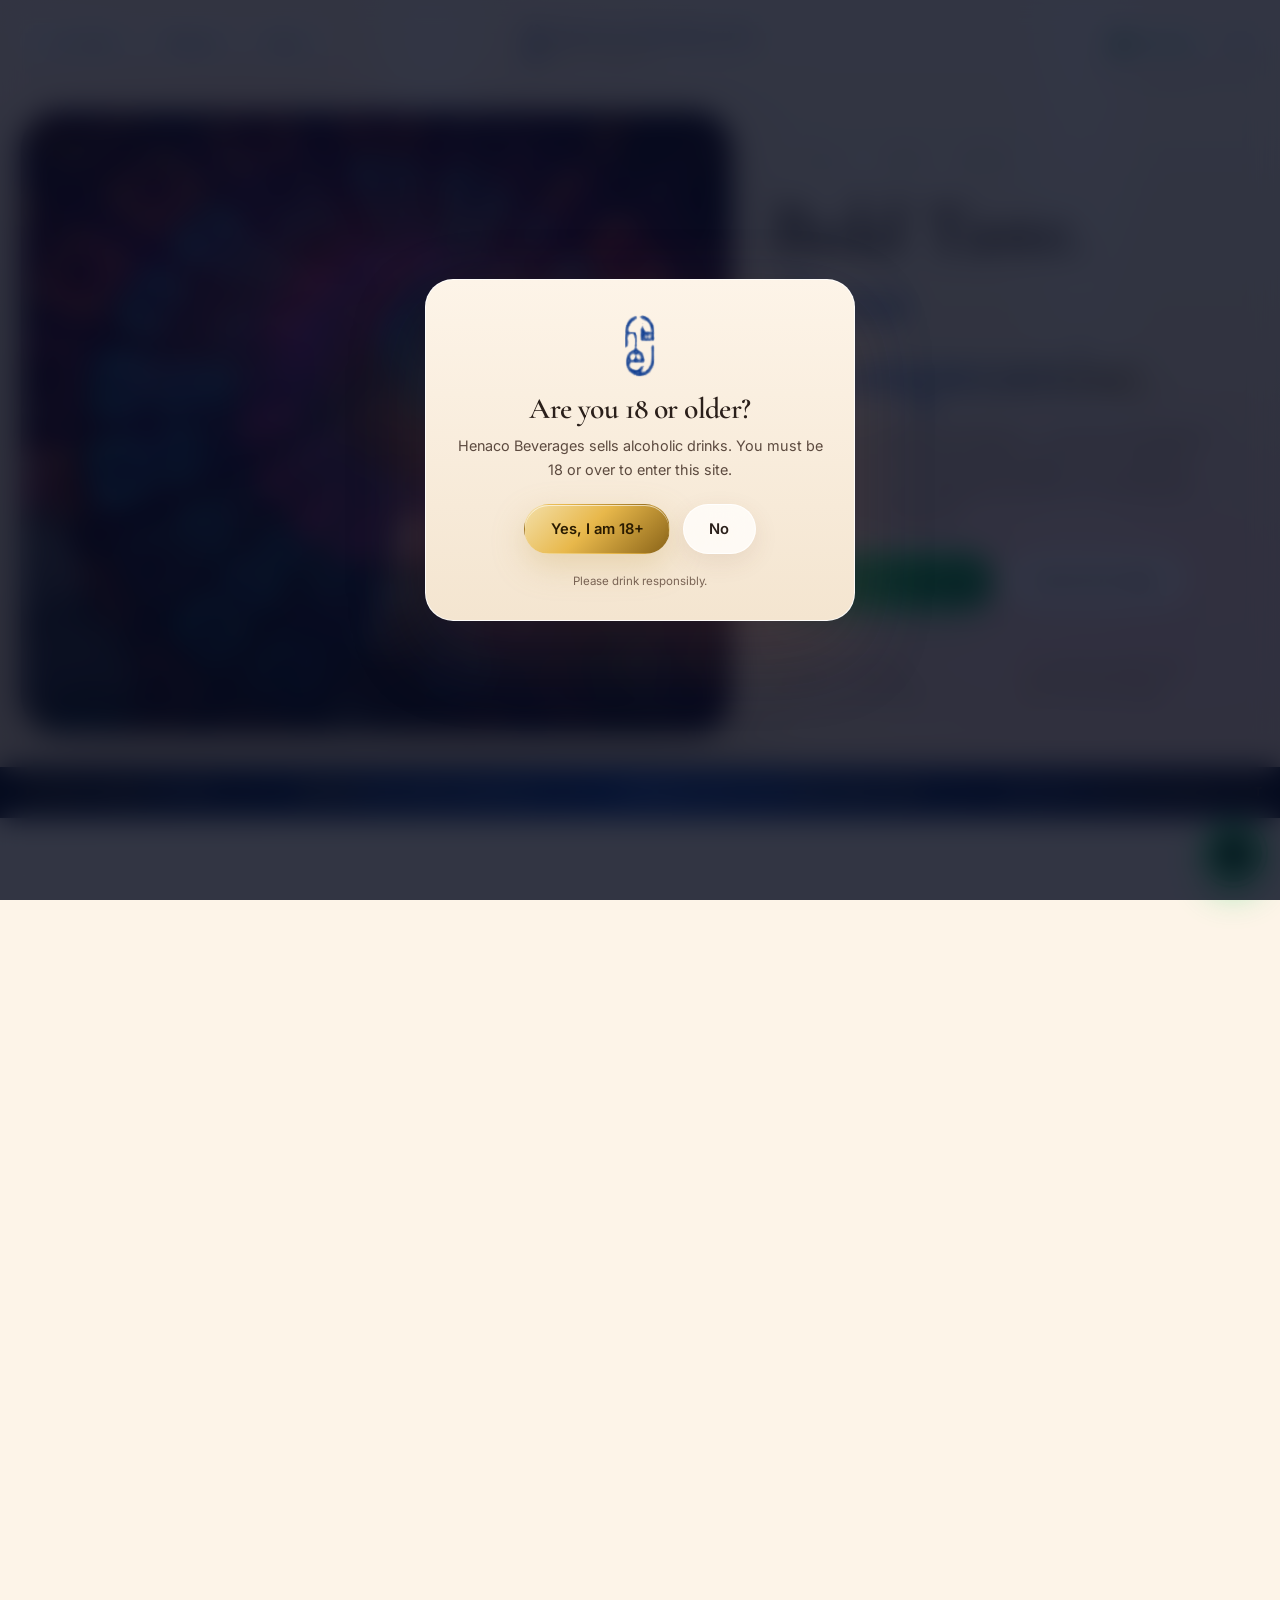
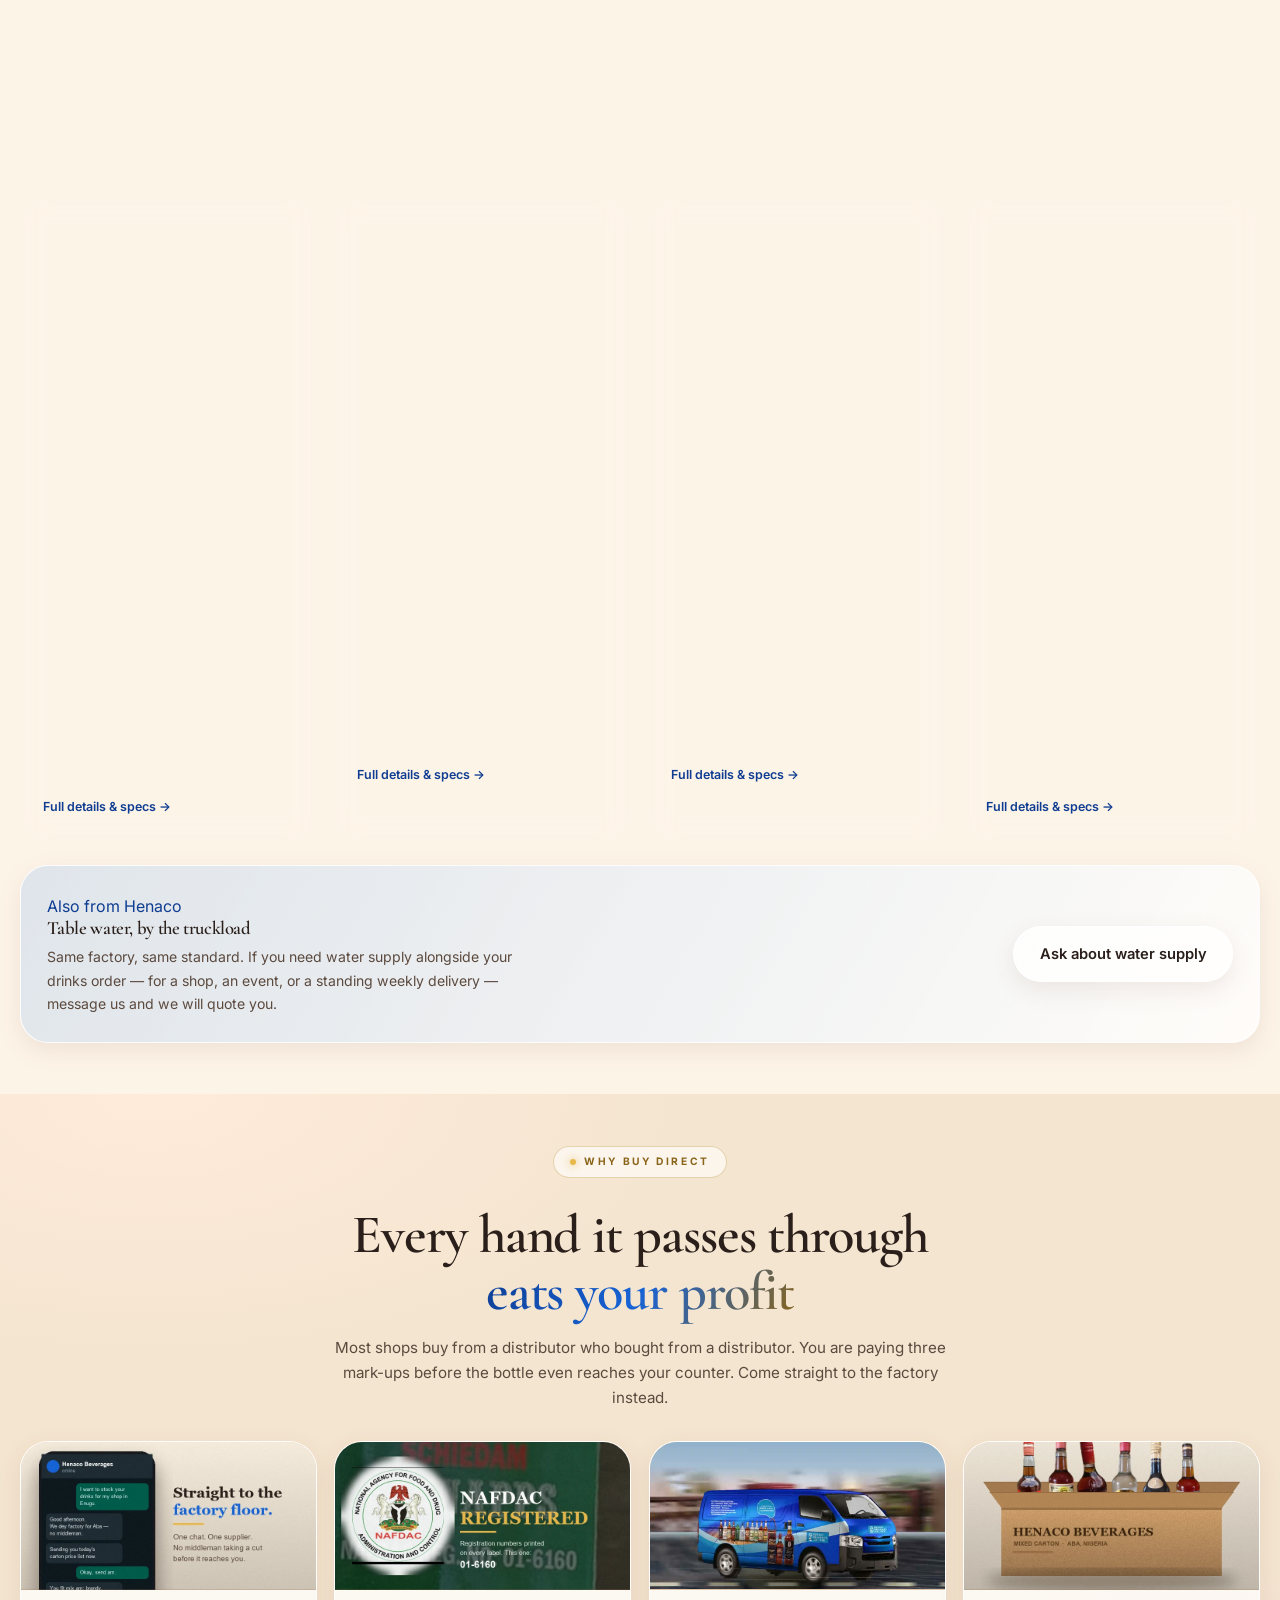
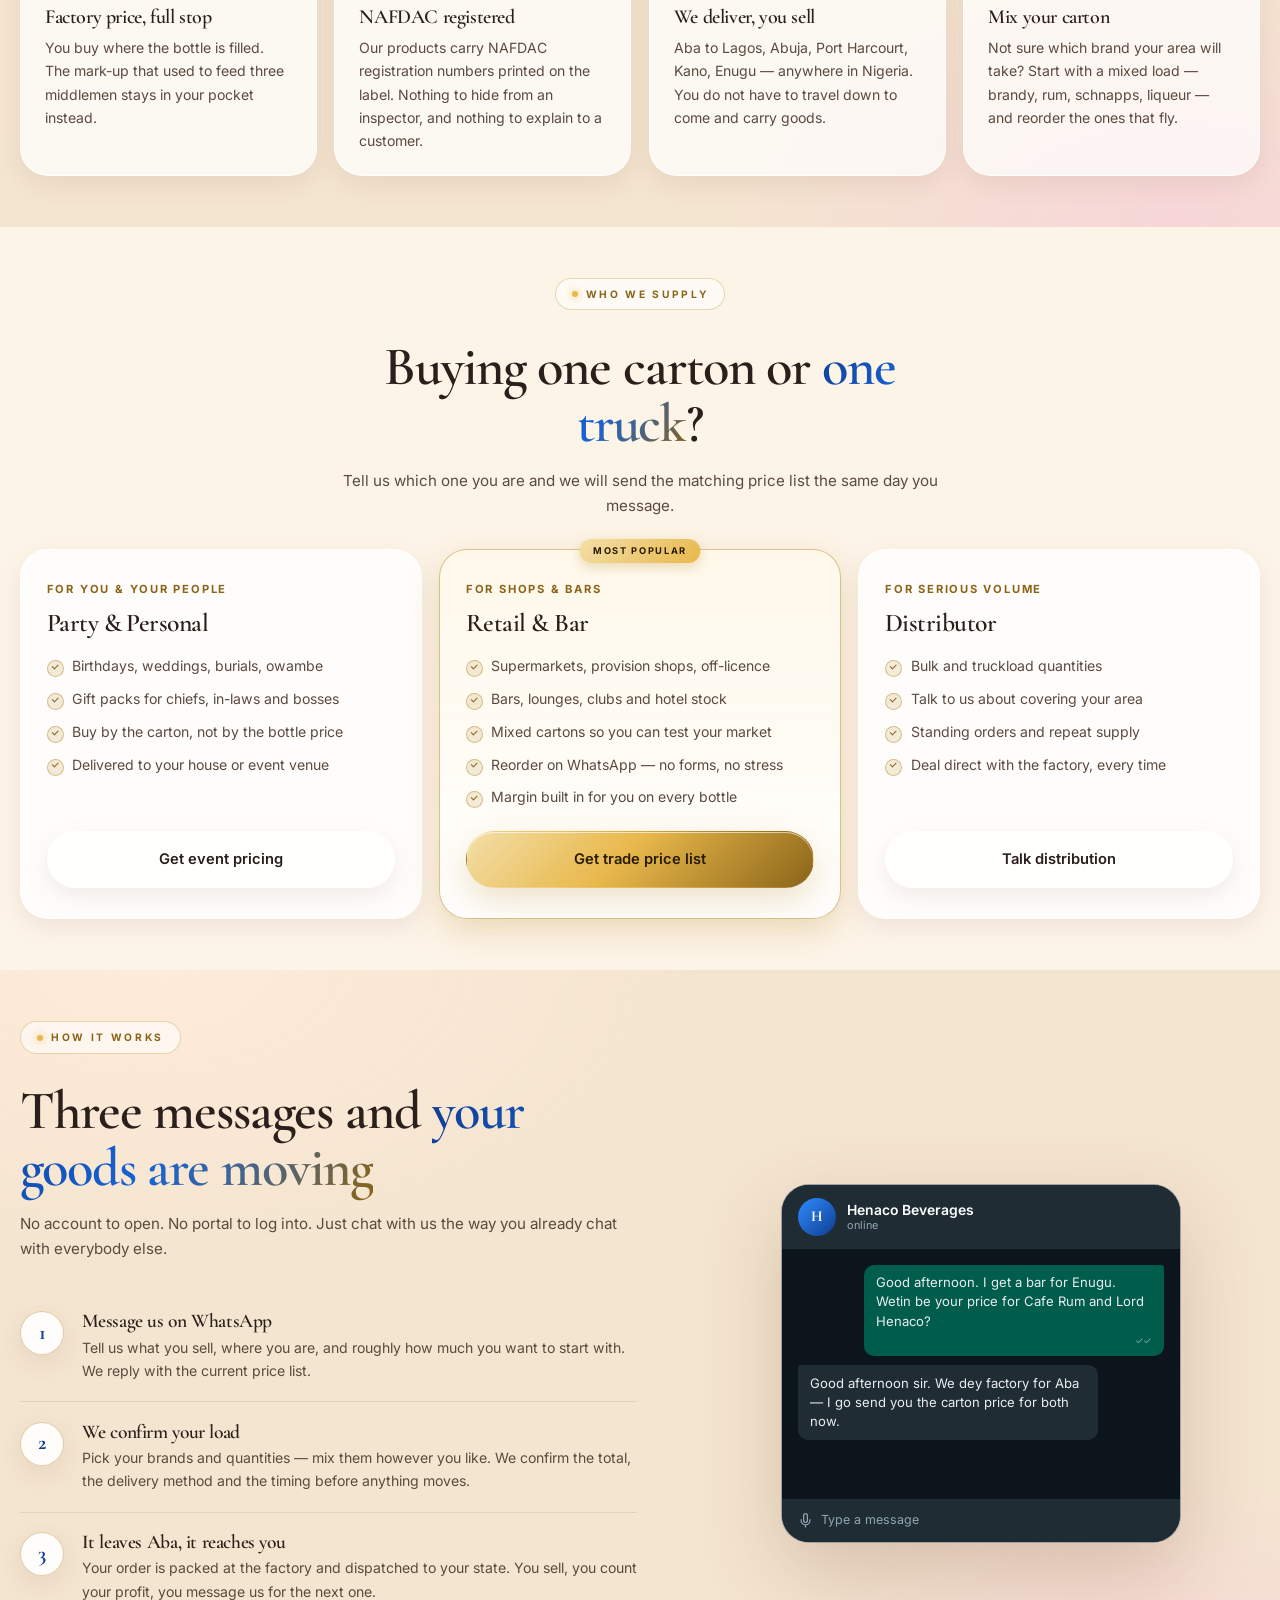
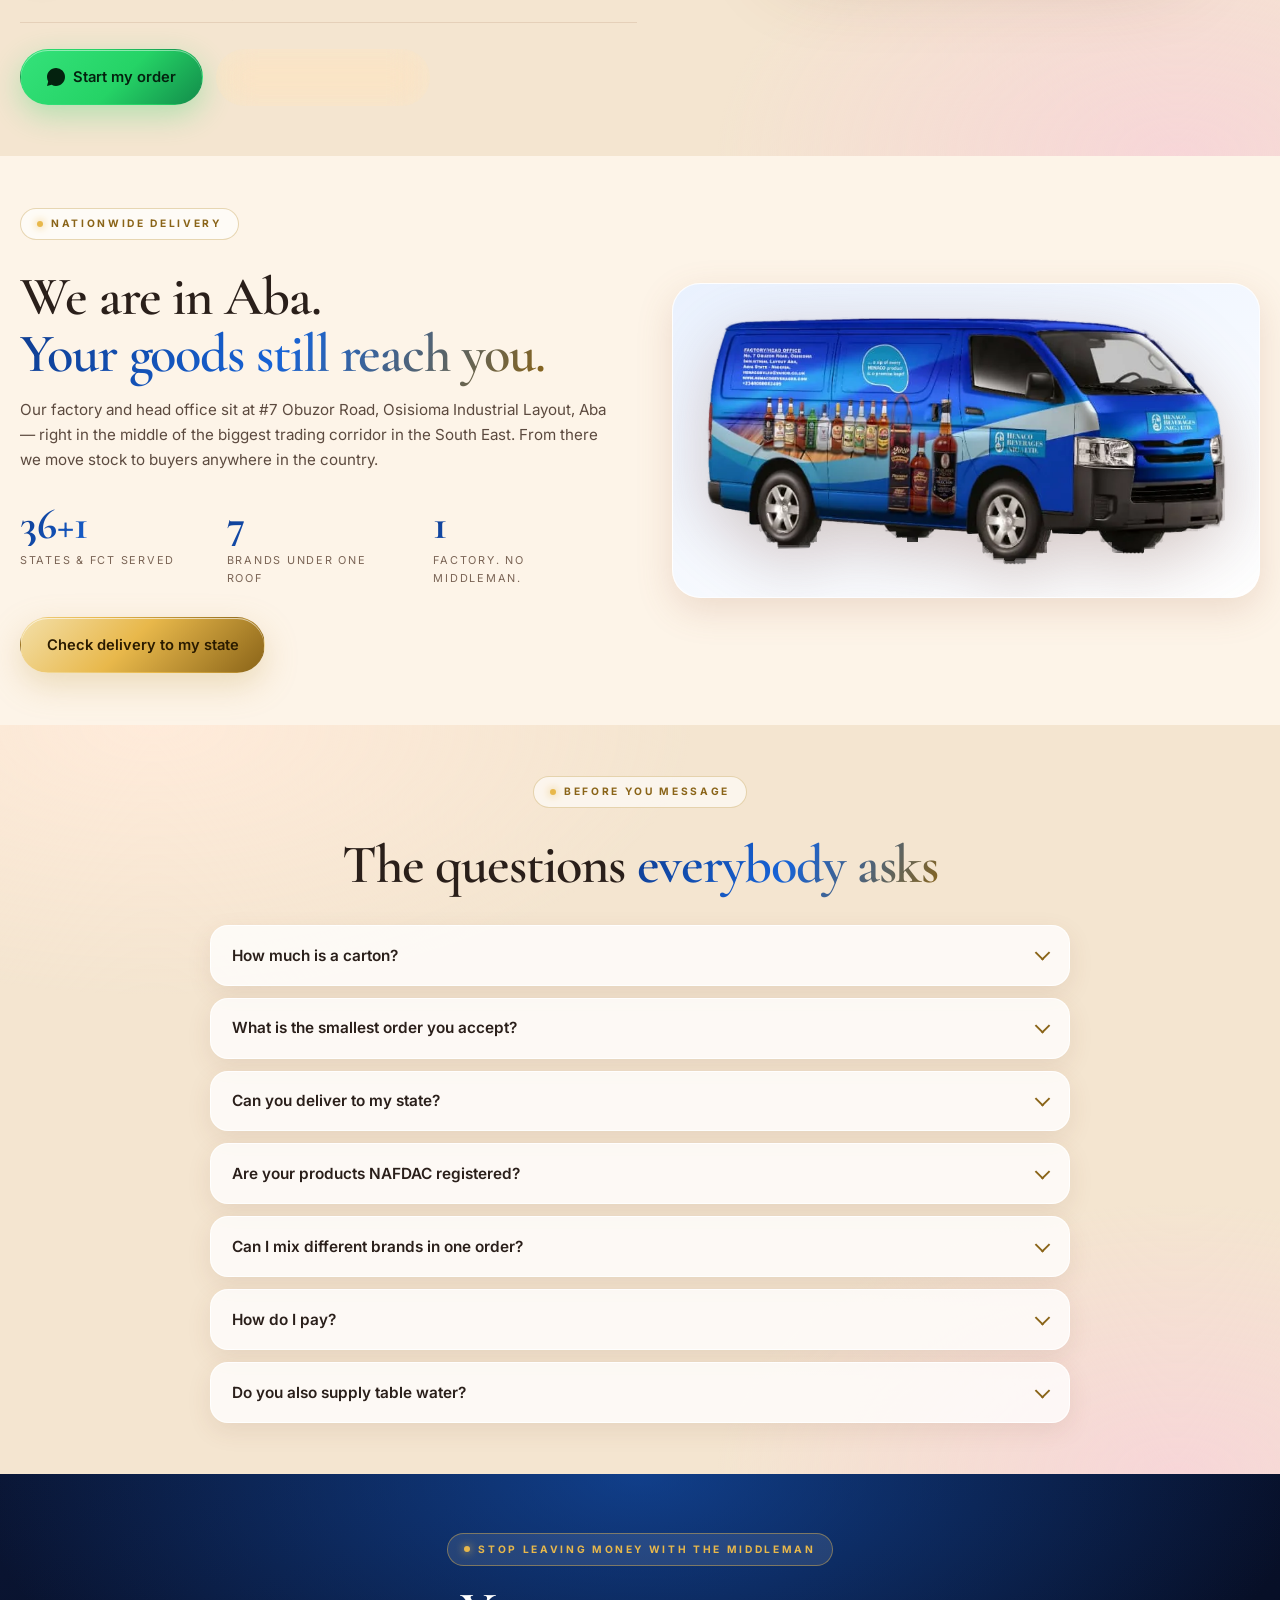
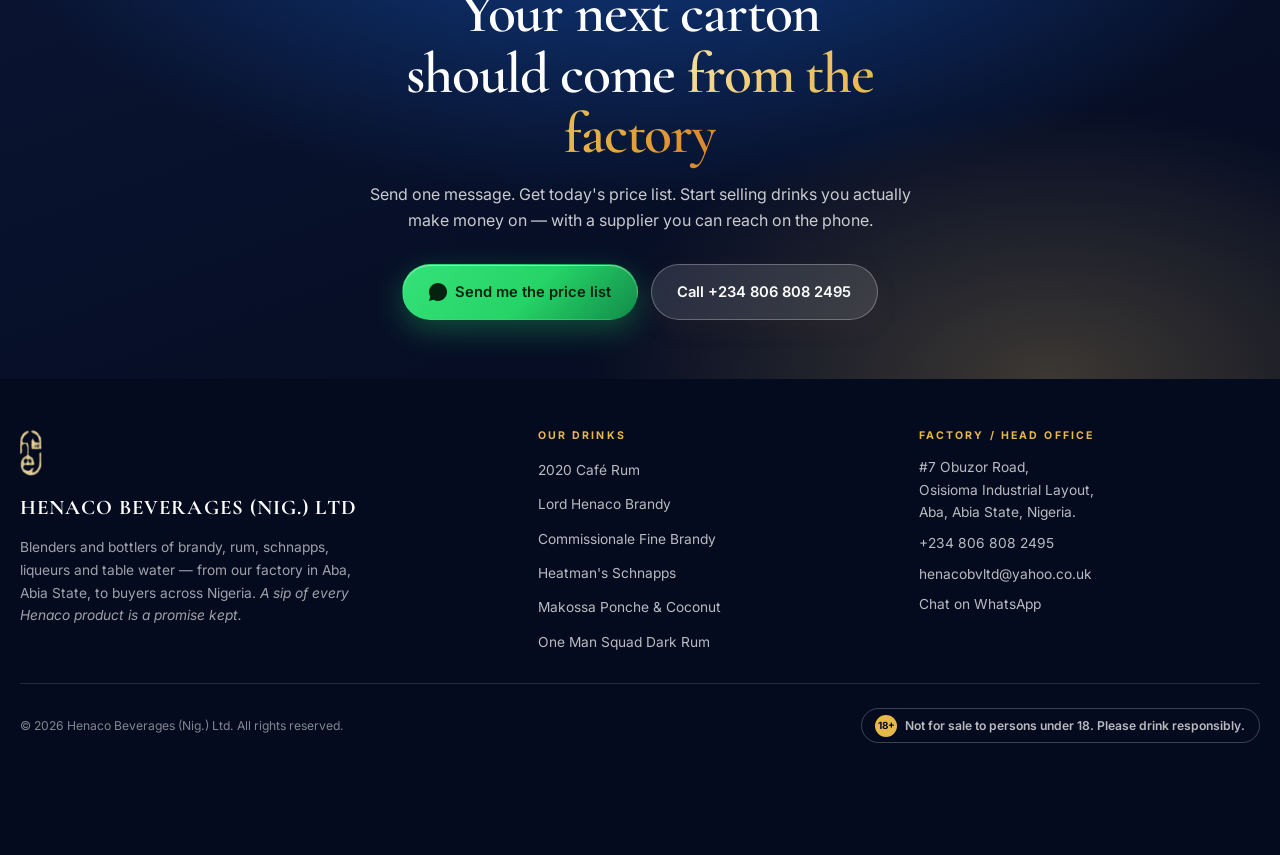
<file: index.html>
<!DOCTYPE html>
<html lang="en-NG">
<head>
<meta charset="UTF-8" />
<meta name="viewport" content="width=device-width, initial-scale=1.0" />
<meta name="theme-color" content="#F4E5D0" />
<meta name="format-detection" content="telephone=yes" />

<title>Henaco Beverages — Factory-Direct Drinks From Aba, Nigeria</title>
<meta name="description" content="Brandy, rum, schnapps and liqueurs direct from the Henaco factory in Aba. Factory prices for shops, bars and events. Nationwide delivery." />
<link rel="canonical" href="https://henacobeverages.com/" />

<meta property="og:type" content="website" />
<meta property="og:title" content="Henaco Beverages — Factory-Direct Spirits From Aba, Nigeria" />
<meta property="og:description" content="Brandy, rum, schnapps and liqueurs blended and bottled in Aba. Factory prices, NAFDAC registered, delivered nationwide. Order on WhatsApp." />
<meta property="og:url" content="https://henacobeverages.com/" />
<meta property="og:image" content="https://henacobeverages.com/images/scenes/og-share.jpg" />
<meta property="og:image:width" content="1200" />
<meta property="og:image:height" content="630" />
<meta property="og:image:alt" content="Henaco Beverages — Bold Taste. Zero Compromise." />
<meta property="og:locale" content="en_NG" />
<meta name="twitter:card" content="summary_large_image" />

<link rel="preconnect" href="https://fonts.googleapis.com">
<link rel="preconnect" href="https://fonts.gstatic.com" crossorigin>
<link href="https://fonts.googleapis.com/css2?family=Cormorant+Garamond:wght@600;700&family=Inter:wght@400;600;700&display=swap" rel="stylesheet">
<link rel="stylesheet" href="css/theme.css" />
<link rel="icon" href="favicon.ico" sizes="any">
<link rel="icon" type="image/png" sizes="32x32" href="favicon-32.png">
<link rel="apple-touch-icon" href="apple-touch-icon.png">

<script type="application/ld+json">
{
  "@context": "https://schema.org",
  "@type": ["LocalBusiness", "Distillery"],
  "@id": "https://henacobeverages.com/#business",
  "name": "Henaco Beverages (Nig.) Ltd",
  "url": "https://henacobeverages.com/",
  "telephone": "+2348068082495",
  "email": "henacobvltd@yahoo.co.uk",
  "image": "https://henacobeverages.com/images/scenes/og-share.jpg",
  "slogan": "Bold taste. Zero compromise.",
  "address": {
    "@type": "PostalAddress",
    "streetAddress": "#7 Obuzor Road, Osisioma Industrial Layout",
    "addressLocality": "Aba",
    "addressRegion": "Abia State",
    "addressCountry": "NG"
  },
  "areaServed": { "@type": "Country", "name": "Nigeria" },
  "makesOffer": [
    { "@type": "Offer", "itemOffered": { "@type": "Product", "name": "2020 Cafe Rum Flavoured Liqueur" } },
    { "@type": "Offer", "itemOffered": { "@type": "Product", "name": "Lord Henaco Blended Brandy" } },
    { "@type": "Offer", "itemOffered": { "@type": "Product", "name": "Commissionale Blended Fine Brandy" } },
    { "@type": "Offer", "itemOffered": { "@type": "Product", "name": "Heatman's Aromatic Schiedam Schnapps" } },
    { "@type": "Offer", "itemOffered": { "@type": "Product", "name": "Makossa Blended Ponche Liqueur" } },
    { "@type": "Offer", "itemOffered": { "@type": "Product", "name": "Makossa Coconut Liqueur" } },
    { "@type": "Offer", "itemOffered": { "@type": "Product", "name": "One Man Squad Blended Dark Rum" } }
  ]
}
</script>
</head>
<body>

<div class="age-gate" id="ageGate" hidden>
  <div class="age-card" role="dialog" aria-modal="true" aria-labelledby="ageTitle">
    <img src="images/brand/henaco-mark.webp" alt="" width="132" height="276">
    <h2 id="ageTitle">Are you 18 or older?</h2>
    <p>Henaco Beverages sells alcoholic drinks. You must be 18 or over to enter this site.</p>
    <div class="btn-row">
      <button class="btn btn-gold" type="button" data-age="yes">Yes, I am 18+</button>
      <button class="btn btn-glass" type="button" data-age="no">No</button>
    </div>
    <small>Please drink responsibly.</small>
  </div>
</div>

<!-- ============================================================
     HERO — neon vortex, bottles pulled into the tunnel
     ============================================================ -->
<header class="hero" id="top">
  <div class="hero-arch" aria-hidden="true"><span></span><span></span><span></span><span></span></div>

  <div class="hero-bar">
    <div class="hero-bar-left">
      <a class="glass-chip is-menu" href="#products">
        <svg viewBox="0 0 24 24" fill="none" stroke="currentColor" stroke-width="2"><line x1="3" y1="12" x2="21" y2="12"/><line x1="3" y1="6" x2="21" y2="6"/><line x1="3" y1="18" x2="21" y2="18"/></svg>
        Our Drinks
      </a>
      <a class="glass-chip" href="#wholesale">Wholesale</a>
      <a class="glass-chip" href="#delivery">Delivery</a>
    </div>

    <div class="brandmark">
      <img src="images/brand/henaco-mark.webp" alt="" width="132" height="276">
      <span class="brandmark-txt">
        <strong>Henaco Beverages</strong>
        <small>Aba · Nigeria</small>
      </span>
    </div>

    <div class="hero-bar-right">
      <a class="glass-chip is-wa" data-wa="Hello Henaco Beverages, I saw your website and I want to place an order. Please send me your current price list." href="#" target="_blank" rel="noopener">
        <svg viewBox="0 0 24 24" fill="currentColor"><path d="M20.52 3.48A11.78 11.78 0 0 0 12 0C5.37 0 0 5.37 0 12c0 2.11.55 4.17 1.6 5.99L0 24l6.2-1.63A11.95 11.95 0 0 0 12 24c6.63 0 12-5.37 12-12 0-3.2-1.25-6.21-3.48-8.52z"/></svg>
        WhatsApp
      </a>
      <a class="glass-icon-btn" href="tel:+2348068082495" aria-label="Call Henaco Beverages">
        <svg viewBox="0 0 24 24" fill="none" stroke="currentColor" stroke-width="2"><path d="M22 16.92v3a2 2 0 0 1-2.18 2 19.79 19.79 0 0 1-8.63-3.07 19.5 19.5 0 0 1-6-6 19.79 19.79 0 0 1-3.07-8.67A2 2 0 0 1 4.11 2h3a2 2 0 0 1 2 1.72c.13.96.37 1.9.72 2.8a2 2 0 0 1-.45 2.11L8.09 9.91a16 16 0 0 0 6 6l1.27-1.27a2 2 0 0 1 2.11-.45c.9.35 1.84.59 2.8.72A2 2 0 0 1 22 16.92z"/></svg>
      </a>
    </div>
  </div>

  <div class="hero-stage">

    <!-- LEFT: the neon tunnel. Bottles are clipped inside this panel,
         so they never wash across the copy. -->
    <div class="hero-visual">
      <video class="hero-video" id="heroVideo"
             muted loop playsinline preload="none"
             poster="video/hero-vortex-poster.jpg"
             data-src="video/hero-vortex.mp4"
             data-src-mobile="video/hero-vortex-mobile.mp4"
             aria-hidden="true" tabindex="-1"></video>
      <div class="portal-layer" id="portalLayer" aria-hidden="true"></div>
    </div>

    <!-- RIGHT: the pitch -->
    <div class="hero-body">
    <span class="eyebrow">Chill it · Pour it · Share it</span>
    <h1>Bold Taste.<br><span class="glow">Zero Compromise.</span></h1>
    <p class="sub">
      Brandy, rum, schnapps and liqueurs — blended and bottled at our own factory
      in Aba, then sent straight to your shop, bar, lounge or event.
      No middleman. No mark-up. Just the price that keeps your margin fat.
    </p>

    <div class="btn-row">
      <a class="btn btn-whatsapp" data-wa="Hello Henaco Beverages, I saw your website and I want to place an order. Please send me your current price list." href="#" target="_blank" rel="noopener">
        <svg viewBox="0 0 24 24" fill="currentColor"><path d="M20.52 3.48A11.78 11.78 0 0 0 12 0C5.37 0 0 5.37 0 12c0 2.11.55 4.17 1.6 5.99L0 24l6.2-1.63A11.95 11.95 0 0 0 12 24c6.63 0 12-5.37 12-12 0-3.2-1.25-6.21-3.48-8.52z"/></svg>
        Order on WhatsApp
      </a>
      <a class="btn btn-glass" href="#products">See the full range</a>
    </div>

    <div class="hero-proof">
      <span><svg viewBox="0 0 24 24" fill="none" stroke="currentColor" stroke-width="2"><path d="M9 12l2 2 4-4"/><circle cx="12" cy="12" r="10"/></svg> NAFDAC registered</span>
      <span><svg viewBox="0 0 24 24" fill="none" stroke="currentColor" stroke-width="2"><path d="M3 21h18M5 21V7l7-4 7 4v14M9 21v-6h6v6"/></svg> Blended &amp; bottled in Aba</span>
      <span><svg viewBox="0 0 24 24" fill="none" stroke="currentColor" stroke-width="2"><rect x="1" y="3" width="15" height="13"/><path d="M16 8h4l3 3v5h-7z"/><circle cx="5.5" cy="18.5" r="2.5"/><circle cx="18.5" cy="18.5" r="2.5"/></svg> Delivery to every state</span>
      <span><svg viewBox="0 0 24 24" fill="none" stroke="currentColor" stroke-width="2"><path d="M20 7H4a1 1 0 0 0-1 1v11a1 1 0 0 0 1 1h16a1 1 0 0 0 1-1V8a1 1 0 0 0-1-1zM3 7l3-4h12l3 4M12 7v13"/></svg> Carton &amp; bulk supply</span>
    </div>
    </div>

  </div>
</header>

<!-- ============================================================
     TRUST MARQUEE
     ============================================================ -->
<div class="marquee" aria-hidden="true">
  <div class="marquee-track" id="marqueeTrack">
    <span><b>Factory-direct</b> pricing</span>
    <span><b>NAFDAC</b> registered products</span>
    <span>Blended &amp; bottled in <b>Aba, Abia State</b></span>
    <span>Delivery to <b>all 36 states + FCT</b></span>
    <span><b>7 brands,</b> one supplier</span>
    <span>Mixed cartons <b>welcome</b></span>
    <span>Bars · Lounges · Supermarkets · <b>Event planners</b></span>
  </div>
</div>

<!-- ============================================================
     PRODUCTS
     ============================================================ -->
<main>
<section class="section section-cream" id="products">
  <div class="container">
    <div class="section-head center reveal">
      <span class="eyebrow">The Henaco range</span>
      <h2>The bottles that <span class="glow">move off the shelf</span></h2>
      <p>
        Every one of these is blended and bottled by us in Aba — so you are buying at the
        source, not from the third hand. Tap any bottle to ask for its carton price.
      </p>
    </div>

    <div class="grid prod-grid" id="prodGrid">

      <article class="prod reveal" data-tilt>
        <div class="prod-media">
          <span class="prod-tag">Best seller</span>
          <img src="images/products/cafe-rum-2020.webp" alt="2020 Café Rum Flavoured Liqueur, 75cl bottle" loading="lazy" width="286" height="869">
        </div>
        <span class="kind">Flavoured Liqueur</span>
        <h3><a class="prod-link" href="2020-cafe-rum.html">2020 Café Rum</a></h3>
        <p class="pitch">Deep coffee-dark rum with a smooth, sweet finish. The bottle people photograph at the table — and the one your customers come back for by name.</p>
        <div class="prod-spec"><b>75cl</b><b>40% ALC/VOL</b><b>Gift pack available</b></div>
        <a class="btn btn-gold btn-sm" data-wa="Hello Henaco Beverages, please send me the carton price for 2020 Café Rum (75cl)." href="#" target="_blank" rel="noopener">Get carton price</a>
      <a class="prod-more" href="2020-cafe-rum.html">Full details &amp; specs &rarr;</a>
      </article>

      <article class="prod reveal" data-tilt>
        <div class="prod-media">
          <span class="prod-tag cool">Gift ready</span>
          <img src="images/products/cafe-rum-giftpack.webp" alt="2020 Café Rum presentation gift carton with carry cord" loading="lazy" width="346" height="900">
        </div>
        <span class="kind">Presentation Pack</span>
        <h3><a class="prod-link" href="2020-cafe-rum.html">2020 Café Rum Gift Pack</a></h3>
        <p class="pitch">The same rum in a carry-cord presentation carton. Weddings, chieftaincy titles, end-of-year hampers, "thank you sir" runs — this is the one that gets handed over.</p>
        <div class="prod-spec"><b>75cl</b><b>40% ALC/VOL</b><b>Carton of gift packs</b></div>
        <a class="btn btn-gold btn-sm" data-wa="Hello Henaco Beverages, please send me the carton price for the 2020 Café Rum Gift Pack." href="#" target="_blank" rel="noopener">Get carton price</a>
      <a class="prod-more" href="2020-cafe-rum.html">Full details &amp; specs &rarr;</a>
      </article>

      <article class="prod reveal" data-tilt>
        <div class="prod-media">
          <img src="images/products/lord-henaco-brandy.webp" alt="Lord Henaco Blended Brandy, 75cl bottle" loading="lazy" width="228" height="900">
        </div>
        <span class="kind">Blended Brandy</span>
        <h3><a class="prod-link" href="lord-henaco-brandy.html">Lord Henaco Brandy</a></h3>
        <p class="pitch">Full-bodied brandy at 43% — warm, straight-talking, and priced so a bar can pour it all night and still make money on every glass.</p>
        <div class="prod-spec"><b>75cl</b><b>43% ALC/VOL</b><b>NAFDAC registered</b></div>
        <a class="btn btn-gold btn-sm" data-wa="Hello Henaco Beverages, please send me the carton price for Lord Henaco Blended Brandy (75cl)." href="#" target="_blank" rel="noopener">Get carton price</a>
      <a class="prod-more" href="lord-henaco-brandy.html">Full details &amp; specs &rarr;</a>
      </article>

      <article class="prod reveal" data-tilt>
        <div class="prod-media">
          <span class="prod-tag">Premium</span>
          <img src="images/products/commissionale-brandy.webp" alt="Commissionale Blended Fine Brandy, 70cl bottle" loading="lazy" width="257" height="900">
        </div>
        <span class="kind">Blended Fine Brandy</span>
        <h3><a class="prod-link" href="commissionale-fine-brandy.html">Commissionale</a></h3>
        <p class="pitch">Our dress-up bottle. Gold capsule, classic label, fine blended brandy inside — the bottle that makes a shelf look expensive and gives you the fattest margin on the row.</p>
        <div class="prod-spec"><b>70cl</b><b>Fine Brandy</b><b>NAFDAC registered</b></div>
        <a class="btn btn-gold btn-sm" data-wa="Hello Henaco Beverages, please send me the carton price for Commissionale Blended Fine Brandy (70cl)." href="#" target="_blank" rel="noopener">Get carton price</a>
      <a class="prod-more" href="commissionale-fine-brandy.html">Full details &amp; specs &rarr;</a>
      </article>

      <article class="prod reveal" data-tilt>
        <div class="prod-media">
          <img src="images/products/heatmans-schnapps.webp" alt="Heatman's Aromatic Schiedam Schnapps in green carton, 750ml" loading="lazy" width="277" height="772">
        </div>
        <span class="kind">Aromatic Schiedam Schnapps</span>
        <h3><a class="prod-link" href="heatmans-aromatic-schnapps.html">Heatman's Schnapps</a></h3>
        <p class="pitch">The ceremony bottle. Kola, introductions, libation, village meetings — when the elders ask for schnapps, this is the carton that never comes back unsold.</p>
        <div class="prod-spec"><b>750ml</b><b>40% ALC/VOL</b><b>NAFDAC 01-6160</b></div>
        <a class="btn btn-gold btn-sm" data-wa="Hello Henaco Beverages, please send me the carton price for Heatman's Aromatic Schiedam Schnapps (750ml)." href="#" target="_blank" rel="noopener">Get carton price</a>
      <a class="prod-more" href="heatmans-aromatic-schnapps.html">Full details &amp; specs &rarr;</a>
      </article>

      <article class="prod reveal" data-tilt>
        <div class="prod-media">
          <img src="images/products/makossa-ponche.webp" alt="Makossa Blended Ponche Liqueur bottle" loading="lazy" width="237" height="900">
        </div>
        <span class="kind">Blended Liqueur</span>
        <h3><a class="prod-link" href="makossa-ponche-liqueur.html">Makossa Ponche</a></h3>
        <p class="pitch">Soft, sweet and easy — the bottle that brings in the customers who say they "don't drink strong things". Moves fastest at owambe, birthdays and Sunday hangouts.</p>
        <div class="prod-spec"><b>Ponche Liqueur</b><b>Party favourite</b></div>
        <a class="btn btn-gold btn-sm" data-wa="Hello Henaco Beverages, please send me the carton price for Makossa Blended Ponche Liqueur." href="#" target="_blank" rel="noopener">Get carton price</a>
      <a class="prod-more" href="makossa-ponche-liqueur.html">Full details &amp; specs &rarr;</a>
      </article>

      <article class="prod reveal" data-tilt>
        <div class="prod-media">
          <img src="images/products/makossa-coconut.webp" alt="Makossa Coconut Liqueur bottle" loading="lazy" width="236" height="900">
        </div>
        <span class="kind">Coconut Liqueur</span>
        <h3><a class="prod-link" href="makossa-coconut-liqueur.html">Makossa Coconut</a></h3>
        <p class="pitch">Cool, creamy coconut. Serve it chilled, mix it, or pour it over ice — the bottle the ladies at the table point at first. Stock it beside the Ponche and watch both go.</p>
        <div class="prod-spec"><b>Coconut Liqueur</b><b>NAFDAC registered</b></div>
        <a class="btn btn-gold btn-sm" data-wa="Hello Henaco Beverages, please send me the carton price for Makossa Coconut Liqueur." href="#" target="_blank" rel="noopener">Get carton price</a>
      <a class="prod-more" href="makossa-coconut-liqueur.html">Full details &amp; specs &rarr;</a>
      </article>

      <article class="prod reveal" data-tilt>
        <div class="prod-media">
          <span class="prod-tag">45% strong</span>
          <img src="images/products/one-man-squad.webp" alt="One Man Squad Blended Dark Rum bottle" loading="lazy" width="232" height="900">
        </div>
        <span class="kind">Blended Dark Rum</span>
        <h3><a class="prod-link" href="one-man-squad-dark-rum.html">One Man Squad</a></h3>
        <p class="pitch">45% and proud of it. For the customer who wants something with shoulders — the small bottle that leaves the counter faster than you can restock the fridge.</p>
        <div class="prod-spec"><b>Dark Rum</b><b>45% ALC/VOL</b><b>High rotation</b></div>
        <a class="btn btn-gold btn-sm" data-wa="Hello Henaco Beverages, please send me the carton price for One Man Squad Blended Dark Rum." href="#" target="_blank" rel="noopener">Get carton price</a>
      <a class="prod-more" href="one-man-squad-dark-rum.html">Full details &amp; specs &rarr;</a>
      </article>

    </div>

    <!-- water line -->
    <div class="water-band reveal">
      <div>
        <span class="kind">Also from Henaco</span>
        <h3>Table water, by the truckload</h3>
        <p>
          Same factory, same standard. If you need water supply alongside your drinks order —
          for a shop, an event, or a standing weekly delivery — message us and we will quote you.
        </p>
      </div>
      <a class="btn btn-glass" data-wa="Hello Henaco Beverages, I would like to ask about your table water supply and pricing." href="#" target="_blank" rel="noopener">Ask about water supply</a>
    </div>
  </div>
</section>

<!-- ============================================================
     WHY BUY DIRECT
     ============================================================ -->
<section class="section section-deep" id="why">
  <div class="container">
    <div class="section-head center reveal">
      <span class="eyebrow">Why buy direct</span>
      <h2>Every hand it passes through <span class="glow">eats your profit</span></h2>
      <p>Most shops buy from a distributor who bought from a distributor. You are paying three mark-ups before the bottle even reaches your counter. Come straight to the factory instead.</p>
    </div>

    <div class="grid grid-4">
      <div class="why has-media reveal">
        <div class="why-media"><img src="images/scenes/card-direct.webp" alt="A WhatsApp chat with Henaco Beverages about carton prices" loading="lazy" width="760" height="380"></div>
        <h3>Factory price, full stop</h3>
        <p>You buy where the bottle is filled. The mark-up that used to feed three middlemen stays in your pocket instead.</p>
      </div>
      <div class="why has-media reveal">
        <div class="why-media"><img src="images/scenes/card-nafdac.webp" alt="NAFDAC registration number 01-6160 printed on a Henaco Heatman&#39;s Schnapps carton" loading="lazy" width="760" height="380"></div>
        <h3>NAFDAC registered</h3>
        <p>Our products carry NAFDAC registration numbers printed on the label. Nothing to hide from an inspector, and nothing to explain to a customer.</p>
      </div>
      <div class="why has-media reveal">
        <div class="why-media"><video src="video/delivery-van.mp4" poster="video/delivery-van-poster.jpg" muted loop playsinline preload="none" aria-label="The Henaco Beverages delivery van on the road" width="960" height="540"></video></div>
        <h3>We deliver, you sell</h3>
        <p>Aba to Lagos, Abuja, Port Harcourt, Kano, Enugu — anywhere in Nigeria. You do not have to travel down to come and carry goods.</p>
      </div>
      <div class="why has-media reveal">
        <div class="why-media"><img src="images/scenes/card-mixed-carton.webp" alt="An open Henaco mixed carton holding brandy, rum, schnapps and liqueur" loading="lazy" width="760" height="380"></div>
        <h3>Mix your carton</h3>
        <p>Not sure which brand your area will take? Start with a mixed load — brandy, rum, schnapps, liqueur — and reorder the ones that fly.</p>
      </div>
    </div>
  </div>
</section>

<!-- ============================================================
     WHOLESALE TIERS
     ============================================================ -->
<section class="section section-cream" id="wholesale">
  <div class="container">
    <div class="section-head center reveal">
      <span class="eyebrow">Who we supply</span>
      <h2>Buying one carton or <span class="glow">one truck</span>?</h2>
      <p>Tell us which one you are and we will send the matching price list the same day you message.</p>
    </div>

    <div class="grid grid-3">
      <div class="tier reveal">
        <span class="who">For you &amp; your people</span>
        <h3>Party &amp; Personal</h3>
        <ul>
          <li>Birthdays, weddings, burials, owambe</li>
          <li>Gift packs for chiefs, in-laws and bosses</li>
          <li>Buy by the carton, not by the bottle price</li>
          <li>Delivered to your house or event venue</li>
        </ul>
        <a class="btn btn-glass" data-wa="Hello Henaco Beverages, I want to buy for a personal event. Please send me your price list." href="#" target="_blank" rel="noopener">Get event pricing</a>
      </div>

      <div class="tier featured reveal">
        <span class="tier-badge">Most popular</span>
        <span class="who">For shops &amp; bars</span>
        <h3>Retail &amp; Bar</h3>
        <ul>
          <li>Supermarkets, provision shops, off-licence</li>
          <li>Bars, lounges, clubs and hotel stock</li>
          <li>Mixed cartons so you can test your market</li>
          <li>Reorder on WhatsApp — no forms, no stress</li>
          <li>Margin built in for you on every bottle</li>
        </ul>
        <a class="btn btn-gold" data-wa="Hello Henaco Beverages, I run a shop/bar and I want your retail price list and minimum order." href="#" target="_blank" rel="noopener">Get trade price list</a>
      </div>

      <div class="tier reveal">
        <span class="who">For serious volume</span>
        <h3>Distributor</h3>
        <ul>
          <li>Bulk and truckload quantities</li>
          <li>Talk to us about covering your area</li>
          <li>Standing orders and repeat supply</li>
          <li>Deal direct with the factory, every time</li>
        </ul>
        <a class="btn btn-glass" data-wa="Hello Henaco Beverages, I am interested in becoming a distributor. Please send me your bulk terms." href="#" target="_blank" rel="noopener">Talk distribution</a>
      </div>
    </div>
  </div>
</section>

<!-- ============================================================
     HOW TO ORDER
     ============================================================ -->
<section class="section section-deep" id="order">
  <div class="container">
    <div class="order-layout">
      <div class="reveal">
        <div class="section-head">
          <span class="eyebrow">How it works</span>
          <h2>Three messages and <span class="glow">your goods are moving</span></h2>
          <p>No account to open. No portal to log into. Just chat with us the way you already chat with everybody else.</p>
        </div>

        <div class="step">
          <div class="step-n">1</div>
          <div>
            <h3>Message us on WhatsApp</h3>
            <p>Tell us what you sell, where you are, and roughly how much you want to start with. We reply with the current price list.</p>
          </div>
        </div>
        <div class="step">
          <div class="step-n">2</div>
          <div>
            <h3>We confirm your load</h3>
            <p>Pick your brands and quantities — mix them however you like. We confirm the total, the delivery method and the timing before anything moves.</p>
          </div>
        </div>
        <div class="step">
          <div class="step-n">3</div>
          <div>
            <h3>It leaves Aba, it reaches you</h3>
            <p>Your order is packed at the factory and dispatched to your state. You sell, you count your profit, you message us for the next one.</p>
          </div>
        </div>

        <div class="btn-row" style="margin-top:1.6rem;">
          <a class="btn btn-whatsapp" data-wa="Hello Henaco Beverages, I want to start an order. Please send me your price list." href="#" target="_blank" rel="noopener">
            <svg viewBox="0 0 24 24" fill="currentColor"><path d="M20.52 3.48A11.78 11.78 0 0 0 12 0C5.37 0 0 5.37 0 12c0 2.11.55 4.17 1.6 5.99L0 24l6.2-1.63A11.95 11.95 0 0 0 12 24c6.63 0 12-5.37 12-12 0-3.2-1.25-6.21-3.48-8.52z"/></svg>
            Start my order
          </a>
          <a class="btn btn-glass" href="tel:+2348068082495">Or call 0806 808 2495</a>
        </div>
      </div>

      <div class="reveal">
        <div class="wa-mock" id="waMock">
          <div class="wa-head">
            <div class="wa-av">H</div>
            <div class="wa-name">Henaco Beverages
              <small>online</small>
            </div>
          </div>
          <div class="wa-body" id="waBody"></div>
          <div class="wa-foot">
            <svg viewBox="0 0 24 24" fill="none" stroke="currentColor" stroke-width="2" style="width:15px;height:15px;"><path d="M12 1a3 3 0 0 0-3 3v8a3 3 0 0 0 6 0V4a3 3 0 0 0-3-3z"/><path d="M19 10v2a7 7 0 0 1-14 0v-2M12 19v4"/></svg>
            Type a message
          </div>
        </div>
      </div>
    </div>
  </div>
</section>

<!-- ============================================================
     DELIVERY
     ============================================================ -->
<section class="section section-cream" id="delivery">
  <div class="container">
    <div class="split">
      <div class="reveal">
        <div class="section-head">
          <span class="eyebrow">Nationwide delivery</span>
          <h2>We are in Aba.<br><span class="glow">Your goods still reach you.</span></h2>
          <p>
            Our factory and head office sit at #7 Obuzor Road, Osisioma Industrial Layout, Aba —
            right in the middle of the biggest trading corridor in the South East.
            From there we move stock to buyers anywhere in the country.
          </p>
        </div>
        <div class="stat-row">
          <div class="stat"><b>36+1</b><span>States &amp; FCT served</span></div>
          <div class="stat"><b>7</b><span>Brands under one roof</span></div>
          <div class="stat"><b>1</b><span>Factory. No middleman.</span></div>
        </div>
        <div class="btn-row" style="margin-top:1.8rem;">
          <a class="btn btn-gold" data-wa="Hello Henaco Beverages, I want to confirm delivery to my location. My state is: " href="#" target="_blank" rel="noopener">Check delivery to my state</a>
        </div>
      </div>
      <div class="split-media reveal">
        <img src="images/products/delivery-van.webp" alt="Henaco Beverages branded delivery van" loading="lazy" width="775" height="370">
      </div>
    </div>
  </div>
</section>

<!-- ============================================================
     FAQ
     ============================================================ -->
<section class="section section-deep" id="faq">
  <div class="container">
    <div class="section-head center reveal">
      <span class="eyebrow">Before you message</span>
      <h2>The questions <span class="glow">everybody asks</span></h2>
    </div>

    <div class="faq-list">
      <details class="faq-item reveal">
        <summary>How much is a carton?</summary>
        <div class="faq-a">Prices move with the market, so we do not print them on the site — you would only be reading an old number. Message us on WhatsApp and we will send you the current list for whichever brands you are interested in.</div>
      </details>
      <details class="faq-item reveal">
        <summary>What is the smallest order you accept?</summary>
        <div class="faq-a">Tell us what you need and we will work with you. Whether you are testing one carton for your shop or loading a truck for your area, message us and we will confirm the minimum for your order and your location.</div>
      </details>
      <details class="faq-item reveal">
        <summary>Can you deliver to my state?</summary>
        <div class="faq-a">Yes — we deliver anywhere in Nigeria from our factory in Aba, Abia State. Send us your location on WhatsApp and we will confirm the delivery arrangement and cost for that route.</div>
      </details>
      <details class="faq-item reveal">
        <summary>Are your products NAFDAC registered?</summary>
        <div class="faq-a">Yes. Our products carry NAFDAC registration numbers printed on the labels — for example Heatman's Aromatic Schiedam Schnapps carries 01-6160. Ask us on WhatsApp for the registration number of any product you are stocking.</div>
      </details>
      <details class="faq-item reveal">
        <summary>Can I mix different brands in one order?</summary>
        <div class="faq-a">That is exactly what we recommend for a first order. Take a few cartons across brandy, rum, schnapps and liqueur, see what your customers reach for, then load up on the winners next time.</div>
      </details>
      <details class="faq-item reveal">
        <summary>How do I pay?</summary>
        <div class="faq-a">We will confirm the accepted payment arrangement with you on WhatsApp before your order is packed. Always confirm details directly with us on <a href="tel:+2348068082495">+234 806 808 2495</a> — do not send money to any account that did not come from that number.</div>
      </details>
      <details class="faq-item reveal">
        <summary>Do you also supply table water?</summary>
        <div class="faq-a">Yes — Henaco bottles water as well as spirits. Message us about water supply for your shop, your event or a standing weekly delivery and we will quote you.</div>
      </details>
    </div>
  </div>
</section>
</main>

<!-- ============================================================
     FINAL CTA
     ============================================================ -->
<section class="cta-strip on-dark reveal">
  <span class="eyebrow">Stop leaving money with the middleman</span>
  <h2>Your next carton should come <span class="glow">from the factory</span></h2>
  <p>
    Send one message. Get today's price list. Start selling drinks you actually
    make money on — with a supplier you can reach on the phone.
  </p>
  <div class="btn-row">
    <a class="btn btn-whatsapp" data-wa="Hello Henaco Beverages, please send me your current price list. I am ready to order." href="#" target="_blank" rel="noopener">
      <svg viewBox="0 0 24 24" fill="currentColor"><path d="M20.52 3.48A11.78 11.78 0 0 0 12 0C5.37 0 0 5.37 0 12c0 2.11.55 4.17 1.6 5.99L0 24l6.2-1.63A11.95 11.95 0 0 0 12 24c6.63 0 12-5.37 12-12 0-3.2-1.25-6.21-3.48-8.52z"/></svg>
      Send me the price list
    </a>
    <a class="btn btn-glass" href="tel:+2348068082495">Call +234 806 808 2495</a>
  </div>
</section>

<!-- ============================================================
     FOOTER
     ============================================================ -->
<footer class="foot on-dark">
  <div class="container">
    <div class="foot-grid">
      <div class="foot-brand">
        <img src="images/brand/henaco-mark-light.webp" alt="" width="132" height="276">
        <strong>HENACO BEVERAGES (NIG.) LTD</strong>
        <p>
          Blenders and bottlers of brandy, rum, schnapps, liqueurs and table water —
          from our factory in Aba, Abia State, to buyers across Nigeria.
          <em>A sip of every Henaco product is a promise kept.</em>
        </p>
      </div>

      <div>
        <h4>Our drinks</h4>
        <ul>
          <li><a href="#products">2020 Café Rum</a></li>
          <li><a href="#products">Lord Henaco Brandy</a></li>
          <li><a href="#products">Commissionale Fine Brandy</a></li>
          <li><a href="#products">Heatman's Schnapps</a></li>
          <li><a href="#products">Makossa Ponche &amp; Coconut</a></li>
          <li><a href="#products">One Man Squad Dark Rum</a></li>
        </ul>
      </div>

      <div>
        <h4>Factory / Head office</h4>
        <address>
          <span>#7 Obuzor Road,<br>Osisioma Industrial Layout,<br>Aba, Abia State, Nigeria.</span>
          <a href="tel:+2348068082495">+234 806 808 2495</a>
          <a href="mailto:henacobvltd@yahoo.co.uk">henacobvltd@yahoo.co.uk</a>
          <a data-wa="Hello Henaco Beverages, I would like to place an order." href="#" target="_blank" rel="noopener">Chat on WhatsApp</a>
        </address>
      </div>
    </div>

    <div class="foot-bottom">
      <span>&copy; <span id="yr">2026</span> Henaco Beverages (Nig.) Ltd. All rights reserved.</span>
      <span class="age-badge"><b>18+</b> Not for sale to persons under 18. Please drink responsibly.</span>
    </div>
  </div>
</footer>

<!-- floating + sticky CTAs -->
<a class="float-wa" data-wa="Hello Henaco Beverages, I saw your website and I want to place an order." href="#" target="_blank" rel="noopener" aria-label="Chat with Henaco Beverages on WhatsApp">
  <svg viewBox="0 0 24 24" fill="currentColor"><path d="M20.52 3.48A11.78 11.78 0 0 0 12 0C5.37 0 0 5.37 0 12c0 2.11.55 4.17 1.6 5.99L0 24l6.2-1.63A11.95 11.95 0 0 0 12 24c6.63 0 12-5.37 12-12 0-3.2-1.25-6.21-3.48-8.52z"/></svg>
</a>

<div class="mobile-bar">
  <a class="btn btn-glass" href="tel:+2348068082495">Call</a>
  <a class="btn btn-whatsapp" data-wa="Hello Henaco Beverages, please send me your price list. I want to order." href="#" target="_blank" rel="noopener">Order on WhatsApp</a>
</div>

<script src="js/app.js" defer></script>
</body>
</html>
</file>
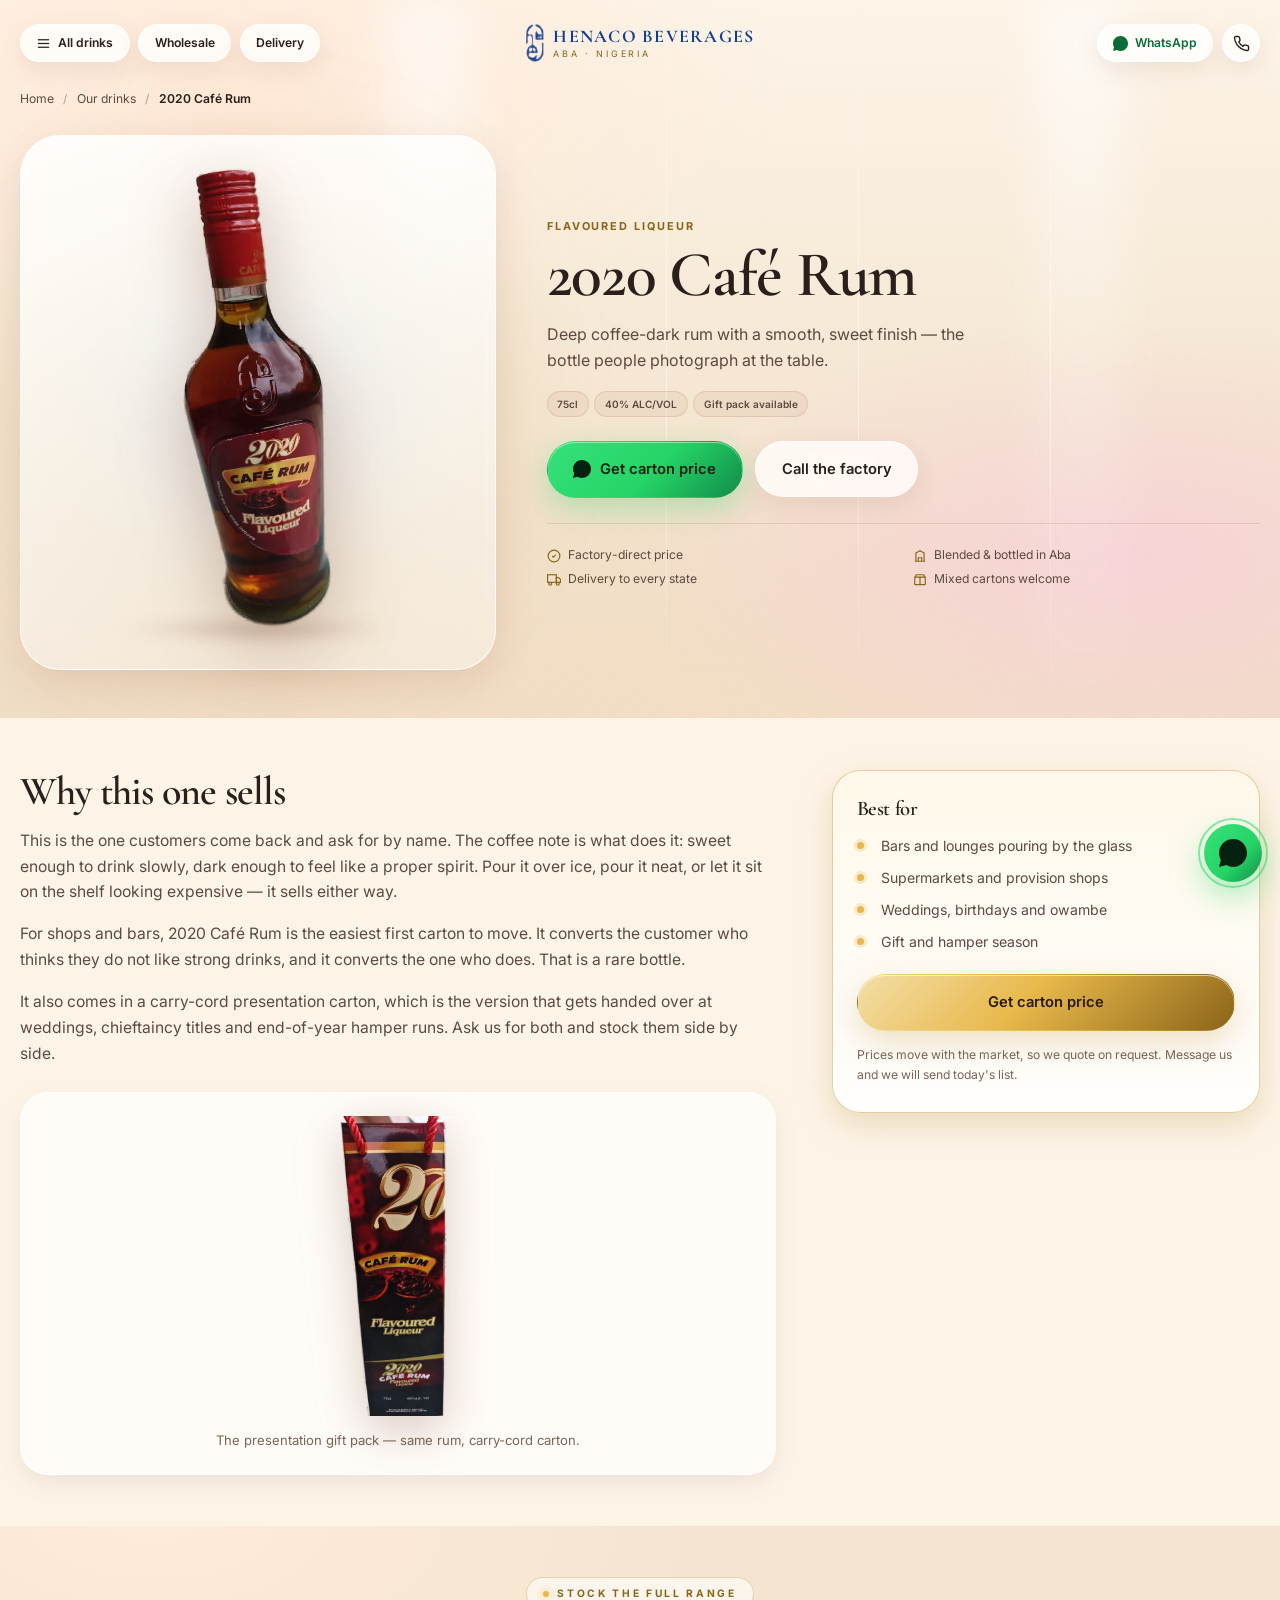
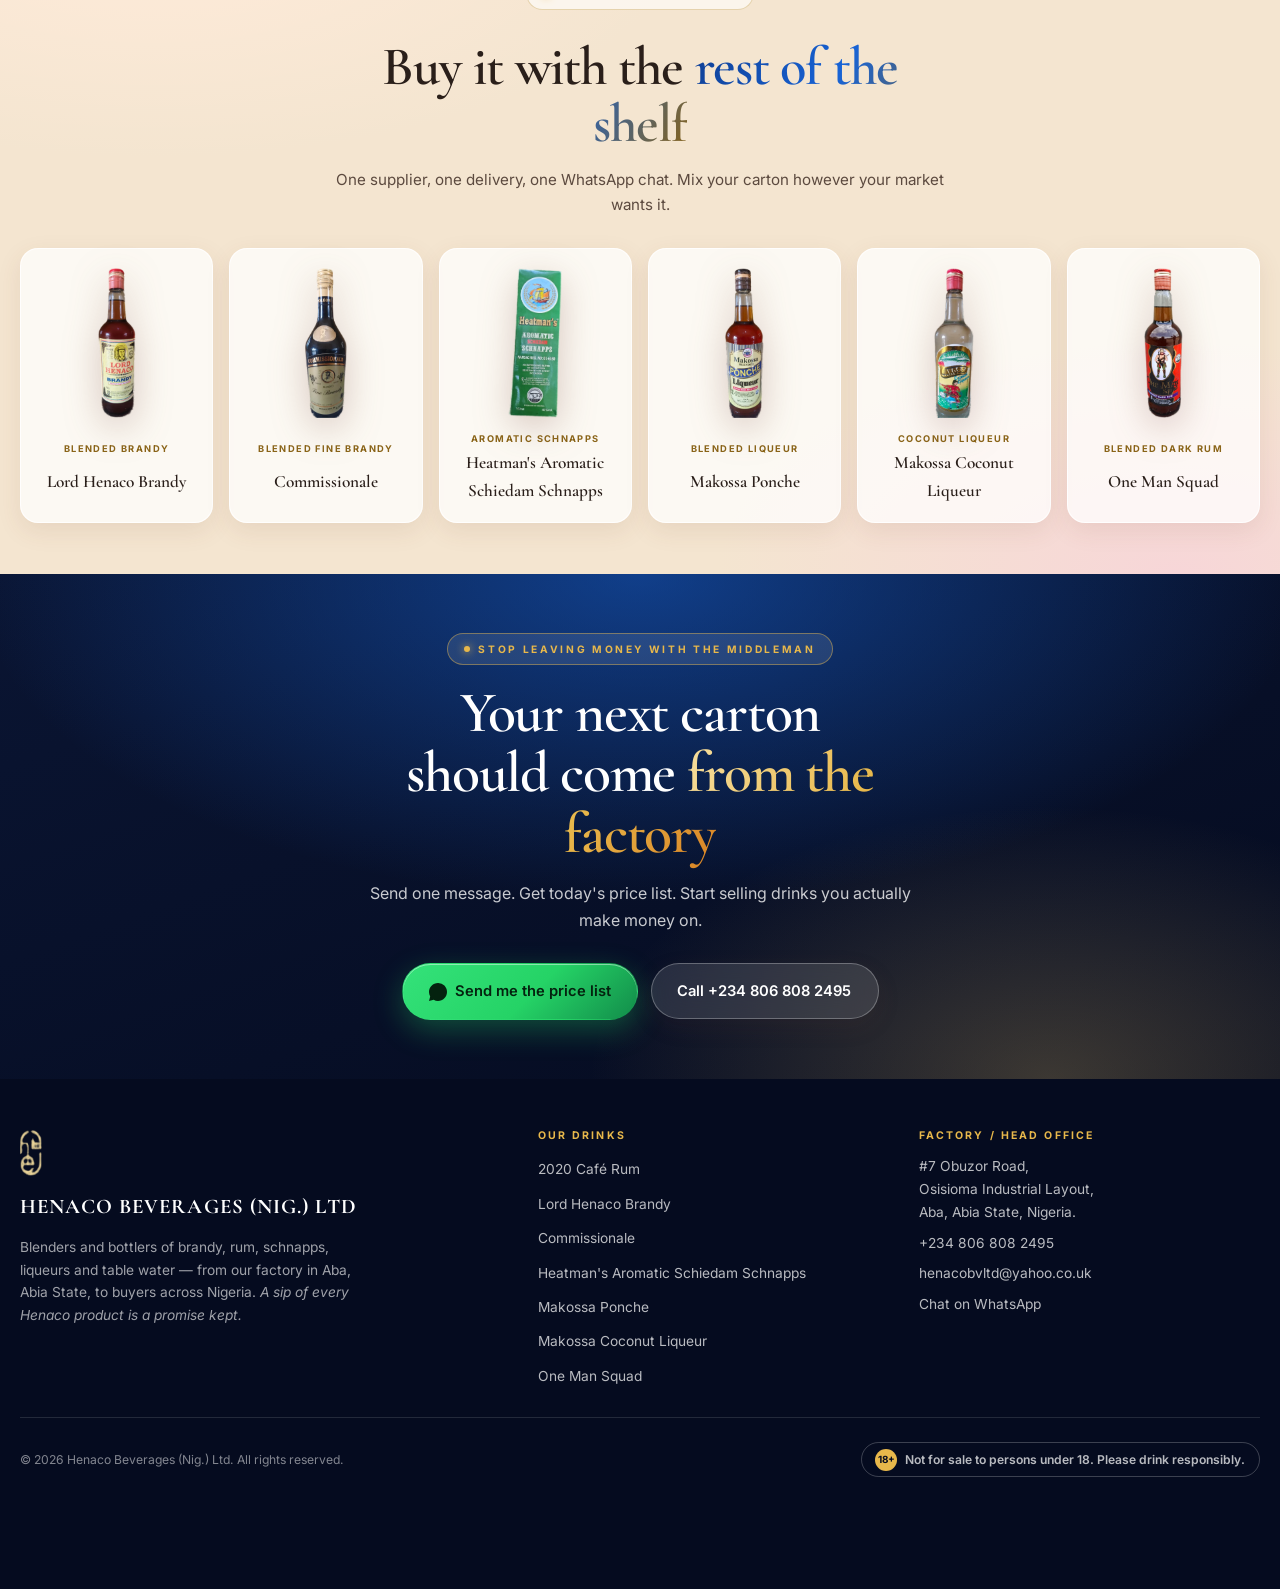
<file: 2020-cafe-rum.html>
<!DOCTYPE html>
<html lang="en-NG">
<head>
<meta charset="UTF-8" />
<meta name="viewport" content="width=device-width, initial-scale=1.0" />
<meta name="theme-color" content="#F4E5D0" />
<title>Buy 2020 Café Rum in Nigeria | Factory Price from Henaco, Aba</title>
<meta name="description" content="2020 Café Rum Flavoured Liqueur, 75cl, 40% ALC/VOL. Blended and bottled at the Henaco factory in Aba. Carton prices for shops, bars and events. Delivery nationwide." />
<link rel="canonical" href="https://henacobeverages.com/2020-cafe-rum.html" />
<meta property="og:type" content="product" />
<meta property="og:title" content="2020 Café Rum — Henaco Beverages, Aba" />
<meta property="og:description" content="2020 Café Rum Flavoured Liqueur, 75cl, 40% ALC/VOL. Blended and bottled at the Henaco factory in Aba. Carton prices for shops, bars and events. Delivery nationwide." />
<meta property="og:url" content="https://henacobeverages.com/2020-cafe-rum.html" />
<meta property="og:image" content="https://henacobeverages.com/images/scenes/og-share.jpg" />
<meta property="og:locale" content="en_NG" />
<meta name="twitter:card" content="summary_large_image" />
<link rel="icon" href="favicon.ico" sizes="any">
<link rel="icon" type="image/png" sizes="32x32" href="favicon-32.png">
<link rel="apple-touch-icon" href="apple-touch-icon.png">
<link rel="preconnect" href="https://fonts.googleapis.com">
<link rel="preconnect" href="https://fonts.gstatic.com" crossorigin>
<link href="https://fonts.googleapis.com/css2?family=Cormorant+Garamond:wght@600;700&family=Inter:wght@400;600;700&display=swap" rel="stylesheet">
<link rel="stylesheet" href="css/theme.css" />
<script type="application/ld+json">{"@context": "https://schema.org", "@type": "Product", "name": "2020 Café Rum", "category": "Flavoured Liqueur", "image": "https://henacobeverages.com/images/products/cafe-rum-2020.webp", "description": "2020 Café Rum Flavoured Liqueur, 75cl, 40% ALC/VOL. Blended and bottled at the Henaco factory in Aba. Carton prices for shops, bars and events. Delivery nationwide.", "brand": {"@type": "Brand", "name": "2020 Café Rum"}, "manufacturer": {"@type": "Organization", "name": "Henaco Beverages (Nig.) Ltd", "address": {"@type": "PostalAddress", "streetAddress": "#7 Obuzor Road, Osisioma Industrial Layout", "addressLocality": "Aba", "addressRegion": "Abia State", "addressCountry": "NG"}}, "url": "https://henacobeverages.com/2020-cafe-rum.html"}</script>
<script type="application/ld+json">{"@context": "https://schema.org", "@type": "BreadcrumbList", "itemListElement": [{"@type": "ListItem", "position": 1, "name": "Home", "item": "https://henacobeverages.com/"}, {"@type": "ListItem", "position": 2, "name": "Our drinks", "item": "https://henacobeverages.com/#products"}, {"@type": "ListItem", "position": 3, "name": "2020 Café Rum", "item": "https://henacobeverages.com/2020-cafe-rum.html"}]}</script>
</head>
<body>

<header class="hero hero-slim">
  <div class="hero-arch" aria-hidden="true"><span></span><span></span><span></span><span></span></div>
  <div class="hero-bar">
    <div class="hero-bar-left">
      <a class="glass-chip is-menu" href="index.html#products">
        <svg viewBox="0 0 24 24" fill="none" stroke="currentColor" stroke-width="2"><line x1="3" y1="12" x2="21" y2="12"/><line x1="3" y1="6" x2="21" y2="6"/><line x1="3" y1="18" x2="21" y2="18"/></svg>
        All drinks
      </a>
      <a class="glass-chip" href="index.html#wholesale">Wholesale</a>
      <a class="glass-chip" href="index.html#delivery">Delivery</a>
    </div>
    <a class="brandmark" href="index.html">
      <img src="images/brand/henaco-mark.webp" alt="" width="132" height="276">
      <span class="brandmark-txt"><strong>Henaco Beverages</strong><small>Aba · Nigeria</small></span>
    </a>
    <div class="hero-bar-right">
      <a class="glass-chip is-wa" data-wa="Hello Henaco Beverages, I want to order 2020 Café Rum. Please send me your price list." href="#" target="_blank" rel="noopener"><svg viewBox="0 0 24 24" fill="currentColor"><path d="M20.52 3.48A11.78 11.78 0 0 0 12 0C5.37 0 0 5.37 0 12c0 2.11.55 4.17 1.6 5.99L0 24l6.2-1.63A11.95 11.95 0 0 0 12 24c6.63 0 12-5.37 12-12 0-3.2-1.25-6.21-3.48-8.52z"/></svg> WhatsApp</a>
      <a class="glass-icon-btn" href="tel:+2348068082495" aria-label="Call Henaco Beverages"><svg viewBox="0 0 24 24" fill="none" stroke="currentColor" stroke-width="2"><path d="M22 16.92v3a2 2 0 0 1-2.18 2 19.79 19.79 0 0 1-8.63-3.07 19.5 19.5 0 0 1-6-6 19.79 19.79 0 0 1-3.07-8.67A2 2 0 0 1 4.11 2h3a2 2 0 0 1 2 1.72c.13.96.37 1.9.72 2.8a2 2 0 0 1-.45 2.11L8.09 9.91a16 16 0 0 0 6 6l1.27-1.27a2 2 0 0 1 2.11-.45c.9.35 1.84.59 2.8.72A2 2 0 0 1 22 16.92z"/></svg></a>
    </div>
  </div>

  <nav class="crumbs" aria-label="Breadcrumb">
    <a href="index.html">Home</a> <span>/</span>
    <a href="index.html#products">Our drinks</a> <span>/</span>
    <em>2020 Café Rum</em>
  </nav>

  <div class="pp-stage">
    <div class="pp-media">
      <img src="images/products/cafe-rum-2020.webp" alt="2020 Café Rum Flavoured Liqueur 75cl bottle" width="480" height="900">
    </div>
    <div class="pp-body">
      <span class="kind">Flavoured Liqueur</span>
      <h1>2020 Café Rum</h1>
      <p class="pp-lede">Deep coffee-dark rum with a smooth, sweet finish — the bottle people photograph at the table.</p>
      <div class="prod-spec"><b>75cl</b><b>40% ALC/VOL</b><b>Gift pack available</b></div>
      <div class="btn-row">
        <a class="btn btn-whatsapp" data-wa="Hello Henaco Beverages, please send me the carton price for 2020 Café Rum." href="#" target="_blank" rel="noopener"><svg viewBox="0 0 24 24" fill="currentColor"><path d="M20.52 3.48A11.78 11.78 0 0 0 12 0C5.37 0 0 5.37 0 12c0 2.11.55 4.17 1.6 5.99L0 24l6.2-1.63A11.95 11.95 0 0 0 12 24c6.63 0 12-5.37 12-12 0-3.2-1.25-6.21-3.48-8.52z"/></svg> Get carton price</a>
        <a class="btn btn-glass" href="tel:+2348068082495">Call the factory</a>
      </div>
      <div class="hero-proof">
        <span><svg viewBox="0 0 24 24" fill="none" stroke="currentColor" stroke-width="2"><path d="M9 12l2 2 4-4"/><circle cx="12" cy="12" r="10"/></svg> Factory-direct price</span>
        <span><svg viewBox="0 0 24 24" fill="none" stroke="currentColor" stroke-width="2"><path d="M3 21h18M5 21V7l7-4 7 4v14M9 21v-6h6v6"/></svg> Blended &amp; bottled in Aba</span>
        <span><svg viewBox="0 0 24 24" fill="none" stroke="currentColor" stroke-width="2"><rect x="1" y="3" width="15" height="13"/><path d="M16 8h4l3 3v5h-7z"/><circle cx="5.5" cy="18.5" r="2.5"/><circle cx="18.5" cy="18.5" r="2.5"/></svg> Delivery to every state</span>
        <span><svg viewBox="0 0 24 24" fill="none" stroke="currentColor" stroke-width="2"><path d="M20 7H4a1 1 0 0 0-1 1v11a1 1 0 0 0 1 1h16a1 1 0 0 0 1-1V8a1 1 0 0 0-1-1zM3 7l3-4h12l3 4M12 7v13"/></svg> Mixed cartons welcome</span>
      </div>
    </div>
  </div>
</header>

<main>
<section class="section section-cream">
  <div class="container pp-cols">
    <div class="pp-prose reveal">
      <h2>Why this one sells</h2>
      <p>This is the one customers come back and ask for by name. The coffee note is what does it: sweet enough to drink slowly, dark enough to feel like a proper spirit. Pour it over ice, pour it neat, or let it sit on the shelf looking expensive — it sells either way.</p><p>For shops and bars, 2020 Café Rum is the easiest first carton to move. It converts the customer who thinks they do not like strong drinks, and it converts the one who does. That is a rare bottle.</p><p>It also comes in a carry-cord presentation carton, which is the version that gets handed over at weddings, chieftaincy titles and end-of-year hamper runs. Ask us for both and stock them side by side.</p>
      
          <figure class="pp-extra">
            <img src="images/products/cafe-rum-giftpack.webp" alt="The presentation gift pack — same rum, carry-cord carton." loading="lazy">
            <figcaption>The presentation gift pack — same rum, carry-cord carton.</figcaption>
          </figure>
    </div>
    <aside class="pp-aside reveal">
      <h3>Best for</h3>
      <ul class="pp-sells"><li>Bars and lounges pouring by the glass</li><li>Supermarkets and provision shops</li><li>Weddings, birthdays and owambe</li><li>Gift and hamper season</li></ul>
      <a class="btn btn-gold" data-wa="Hello Henaco Beverages, please send me the carton price for 2020 Café Rum." href="#" target="_blank" rel="noopener">Get carton price</a>
      <p class="pp-note">Prices move with the market, so we quote on request. Message us and we will send today's list.</p>
    </aside>
  </div>
</section>

<section class="section section-deep">
  <div class="container">
    <div class="section-head center reveal">
      <span class="eyebrow">Stock the full range</span>
      <h2>Buy it with the <span class="glow">rest of the shelf</span></h2>
      <p>One supplier, one delivery, one WhatsApp chat. Mix your carton however your market wants it.</p>
    </div>
    <div class="rel-grid reveal">
        <a class="rel-card" href="lord-henaco-brandy.html">
          <img src="images/products/lord-henaco-brandy.webp" alt="Lord Henaco Blended Brandy 75cl bottle" loading="lazy">
          <span class="rel-kind">Blended Brandy</span>
          <span class="rel-name">Lord Henaco Brandy</span>
        </a>
        <a class="rel-card" href="commissionale-fine-brandy.html">
          <img src="images/products/commissionale-brandy.webp" alt="Commissionale Blended Fine Brandy 70cl bottle" loading="lazy">
          <span class="rel-kind">Blended Fine Brandy</span>
          <span class="rel-name">Commissionale</span>
        </a>
        <a class="rel-card" href="heatmans-aromatic-schnapps.html">
          <img src="images/products/heatmans-schnapps.webp" alt="Heatman's Aromatic Schiedam Schnapps 750ml in green carton" loading="lazy">
          <span class="rel-kind">Aromatic Schnapps</span>
          <span class="rel-name">Heatman's Aromatic Schiedam Schnapps</span>
        </a>
        <a class="rel-card" href="makossa-ponche-liqueur.html">
          <img src="images/products/makossa-ponche.webp" alt="Makossa Blended Ponche Liqueur bottle" loading="lazy">
          <span class="rel-kind">Blended Liqueur</span>
          <span class="rel-name">Makossa Ponche</span>
        </a>
        <a class="rel-card" href="makossa-coconut-liqueur.html">
          <img src="images/products/makossa-coconut.webp" alt="Makossa Coconut Liqueur bottle" loading="lazy">
          <span class="rel-kind">Coconut Liqueur</span>
          <span class="rel-name">Makossa Coconut Liqueur</span>
        </a>
        <a class="rel-card" href="one-man-squad-dark-rum.html">
          <img src="images/products/one-man-squad.webp" alt="One Man Squad Blended Dark Rum bottle" loading="lazy">
          <span class="rel-kind">Blended Dark Rum</span>
          <span class="rel-name">One Man Squad</span>
        </a></div>
  </div>
</section>
</main>

<section class="cta-strip on-dark reveal">
  <span class="eyebrow">Stop leaving money with the middleman</span>
  <h2>Your next carton should come <span class="glow">from the factory</span></h2>
  <p>Send one message. Get today's price list. Start selling drinks you actually make money on.</p>
  <div class="btn-row">
    <a class="btn btn-whatsapp" data-wa="Hello Henaco Beverages, please send me your current price list. I am ready to order." href="#" target="_blank" rel="noopener"><svg viewBox="0 0 24 24" fill="currentColor"><path d="M20.52 3.48A11.78 11.78 0 0 0 12 0C5.37 0 0 5.37 0 12c0 2.11.55 4.17 1.6 5.99L0 24l6.2-1.63A11.95 11.95 0 0 0 12 24c6.63 0 12-5.37 12-12 0-3.2-1.25-6.21-3.48-8.52z"/></svg> Send me the price list</a>
    <a class="btn btn-glass" href="tel:+2348068082495">Call +234 806 808 2495</a>
  </div>
</section>

<footer class="foot on-dark">
  <div class="container">
    <div class="foot-grid">
      <div class="foot-brand">
        <img src="images/brand/henaco-mark-light.webp" alt="" width="132" height="276">
        <strong>HENACO BEVERAGES (NIG.) LTD</strong>
        <p>Blenders and bottlers of brandy, rum, schnapps, liqueurs and table water — from our factory in Aba, Abia State, to buyers across Nigeria. <em>A sip of every Henaco product is a promise kept.</em></p>
      </div>
      <div>
        <h4>Our drinks</h4>
        <ul><li><a href="2020-cafe-rum.html">2020 Café Rum</a></li><li><a href="lord-henaco-brandy.html">Lord Henaco Brandy</a></li><li><a href="commissionale-fine-brandy.html">Commissionale</a></li><li><a href="heatmans-aromatic-schnapps.html">Heatman's Aromatic Schiedam Schnapps</a></li><li><a href="makossa-ponche-liqueur.html">Makossa Ponche</a></li><li><a href="makossa-coconut-liqueur.html">Makossa Coconut Liqueur</a></li><li><a href="one-man-squad-dark-rum.html">One Man Squad</a></li></ul>
      </div>
      <div>
        <h4>Factory / Head office</h4>
        <address>
          <span>#7 Obuzor Road,<br>Osisioma Industrial Layout,<br>Aba, Abia State, Nigeria.</span>
          <a href="tel:+2348068082495">+234 806 808 2495</a>
          <a href="mailto:henacobvltd@yahoo.co.uk">henacobvltd@yahoo.co.uk</a>
          <a data-wa="Hello Henaco Beverages, I would like to place an order." href="#" target="_blank" rel="noopener">Chat on WhatsApp</a>
        </address>
      </div>
    </div>
    <div class="foot-bottom">
      <span>&copy; <span id="yr">2026</span> Henaco Beverages (Nig.) Ltd. All rights reserved.</span>
      <span class="age-badge"><b>18+</b> Not for sale to persons under 18. Please drink responsibly.</span>
    </div>
  </div>
</footer>

<a class="float-wa" data-wa="Hello Henaco Beverages, I saw your website and I want to place an order." href="#" target="_blank" rel="noopener" aria-label="Chat with Henaco Beverages on WhatsApp"><svg viewBox="0 0 24 24" fill="currentColor"><path d="M20.52 3.48A11.78 11.78 0 0 0 12 0C5.37 0 0 5.37 0 12c0 2.11.55 4.17 1.6 5.99L0 24l6.2-1.63A11.95 11.95 0 0 0 12 24c6.63 0 12-5.37 12-12 0-3.2-1.25-6.21-3.48-8.52z"/></svg></a>

<div class="mobile-bar">
  <a class="btn btn-glass" href="tel:+2348068082495">Call</a>
  <a class="btn btn-whatsapp" data-wa="Hello Henaco Beverages, please send me your price list. I want to order." href="#" target="_blank" rel="noopener">Order on WhatsApp</a>
</div>

<script src="js/app.js" defer></script>
</body>
</html>
</file>
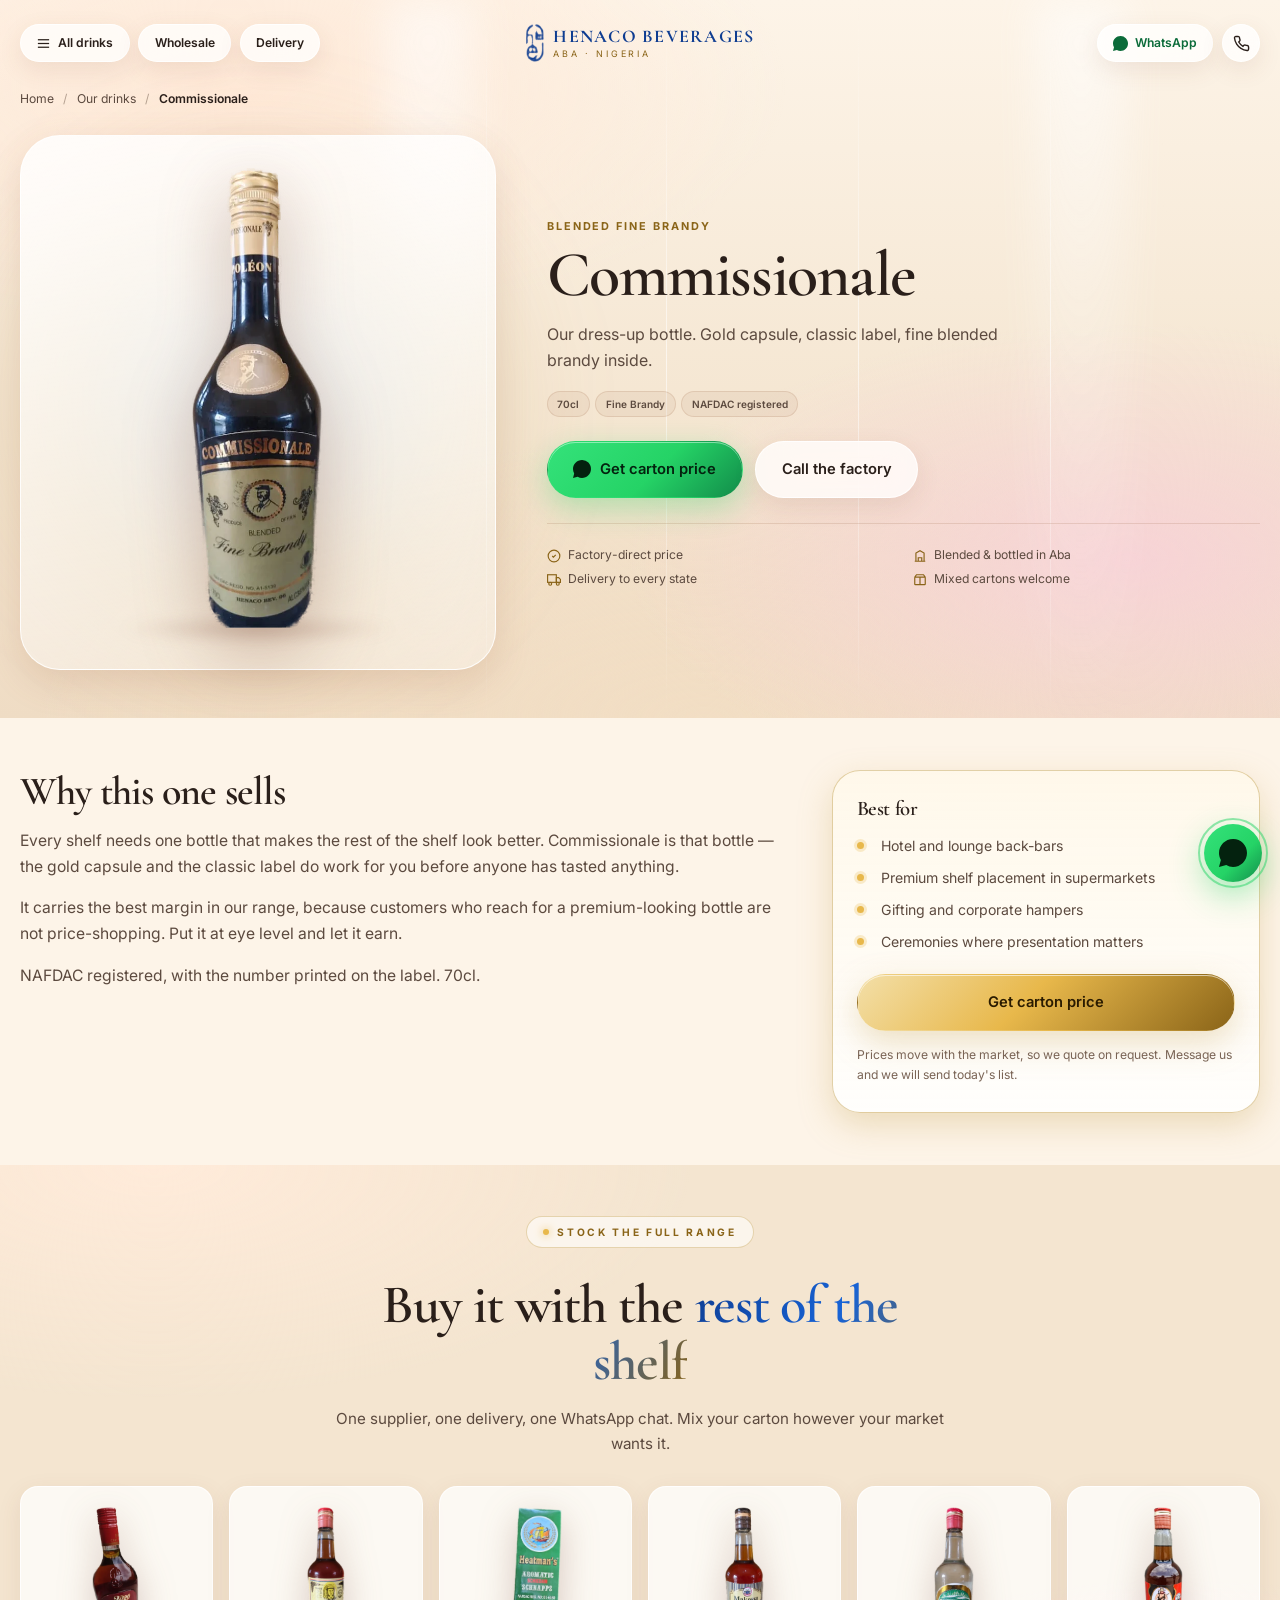
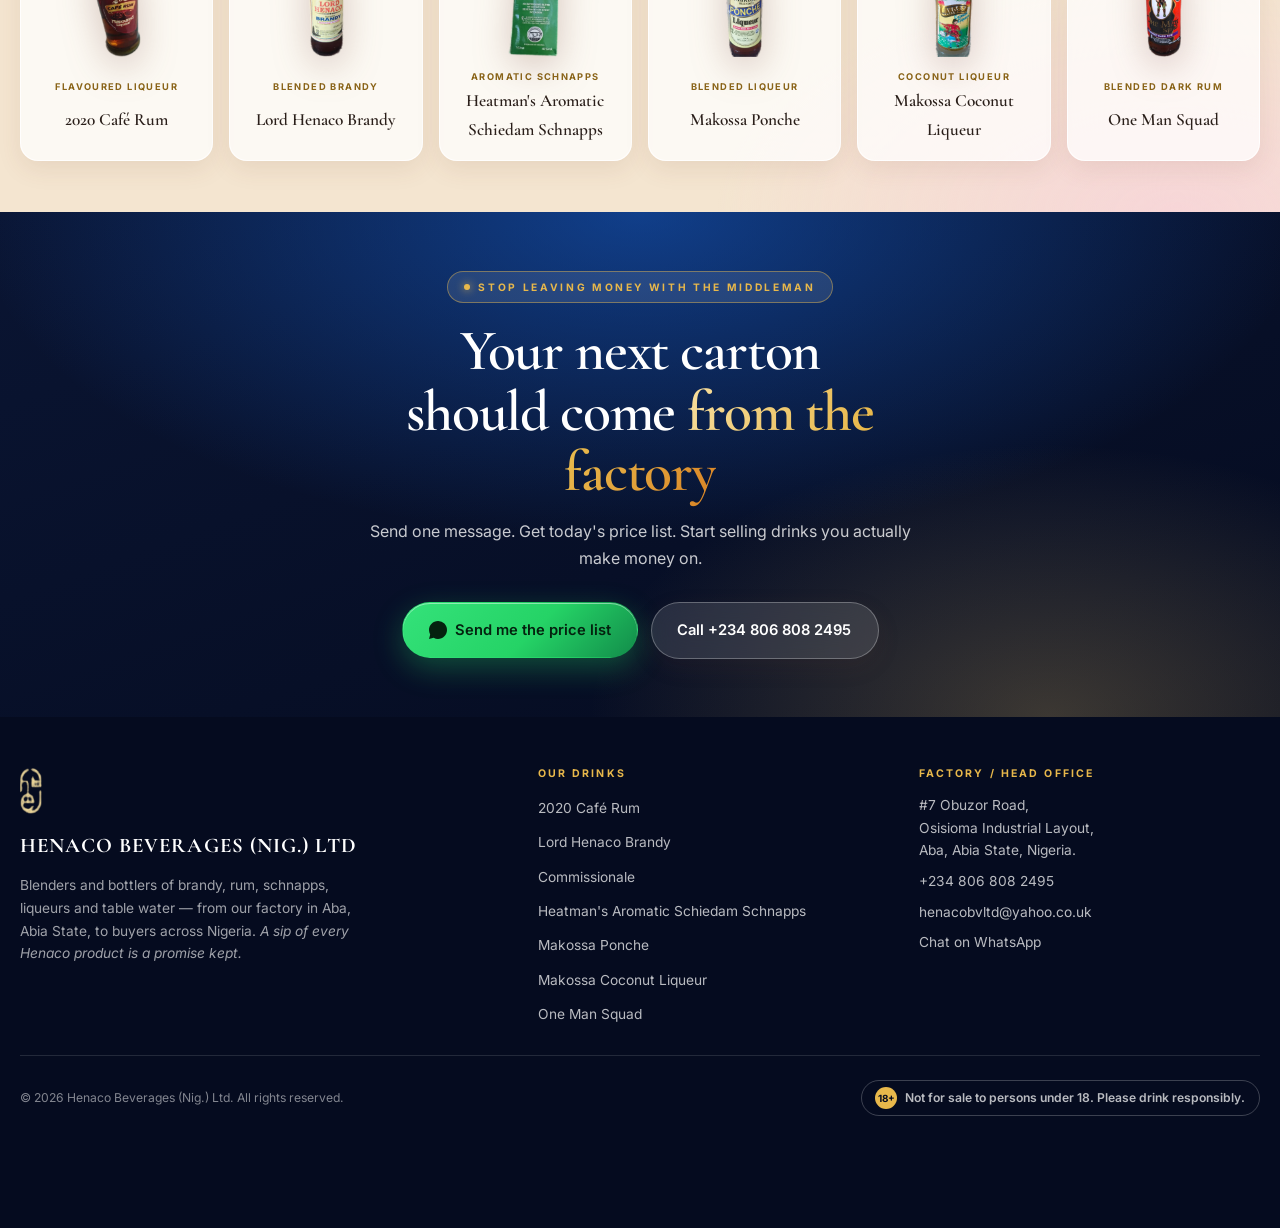
<file: commissionale-fine-brandy.html>
<!DOCTYPE html>
<html lang="en-NG">
<head>
<meta charset="UTF-8" />
<meta name="viewport" content="width=device-width, initial-scale=1.0" />
<meta name="theme-color" content="#F4E5D0" />
<title>Buy Commissionale Fine Brandy in Nigeria | 70cl | Henaco, Aba</title>
<meta name="description" content="Commissionale Blended Fine Brandy, 70cl, NAFDAC registered. Premium presentation, factory-direct from Henaco Beverages, Aba. Carton prices, nationwide delivery." />
<link rel="canonical" href="https://henacobeverages.com/commissionale-fine-brandy.html" />
<meta property="og:type" content="product" />
<meta property="og:title" content="Commissionale — Henaco Beverages, Aba" />
<meta property="og:description" content="Commissionale Blended Fine Brandy, 70cl, NAFDAC registered. Premium presentation, factory-direct from Henaco Beverages, Aba. Carton prices, nationwide delivery." />
<meta property="og:url" content="https://henacobeverages.com/commissionale-fine-brandy.html" />
<meta property="og:image" content="https://henacobeverages.com/images/scenes/og-share.jpg" />
<meta property="og:locale" content="en_NG" />
<meta name="twitter:card" content="summary_large_image" />
<link rel="icon" href="favicon.ico" sizes="any">
<link rel="icon" type="image/png" sizes="32x32" href="favicon-32.png">
<link rel="apple-touch-icon" href="apple-touch-icon.png">
<link rel="preconnect" href="https://fonts.googleapis.com">
<link rel="preconnect" href="https://fonts.gstatic.com" crossorigin>
<link href="https://fonts.googleapis.com/css2?family=Cormorant+Garamond:wght@600;700&family=Inter:wght@400;600;700&display=swap" rel="stylesheet">
<link rel="stylesheet" href="css/theme.css" />
<script type="application/ld+json">{"@context": "https://schema.org", "@type": "Product", "name": "Commissionale", "category": "Blended Fine Brandy", "image": "https://henacobeverages.com/images/products/commissionale-brandy.webp", "description": "Commissionale Blended Fine Brandy, 70cl, NAFDAC registered. Premium presentation, factory-direct from Henaco Beverages, Aba. Carton prices, nationwide delivery.", "brand": {"@type": "Brand", "name": "Commissionale"}, "manufacturer": {"@type": "Organization", "name": "Henaco Beverages (Nig.) Ltd", "address": {"@type": "PostalAddress", "streetAddress": "#7 Obuzor Road, Osisioma Industrial Layout", "addressLocality": "Aba", "addressRegion": "Abia State", "addressCountry": "NG"}}, "url": "https://henacobeverages.com/commissionale-fine-brandy.html"}</script>
<script type="application/ld+json">{"@context": "https://schema.org", "@type": "BreadcrumbList", "itemListElement": [{"@type": "ListItem", "position": 1, "name": "Home", "item": "https://henacobeverages.com/"}, {"@type": "ListItem", "position": 2, "name": "Our drinks", "item": "https://henacobeverages.com/#products"}, {"@type": "ListItem", "position": 3, "name": "Commissionale", "item": "https://henacobeverages.com/commissionale-fine-brandy.html"}]}</script>
</head>
<body>

<header class="hero hero-slim">
  <div class="hero-arch" aria-hidden="true"><span></span><span></span><span></span><span></span></div>
  <div class="hero-bar">
    <div class="hero-bar-left">
      <a class="glass-chip is-menu" href="index.html#products">
        <svg viewBox="0 0 24 24" fill="none" stroke="currentColor" stroke-width="2"><line x1="3" y1="12" x2="21" y2="12"/><line x1="3" y1="6" x2="21" y2="6"/><line x1="3" y1="18" x2="21" y2="18"/></svg>
        All drinks
      </a>
      <a class="glass-chip" href="index.html#wholesale">Wholesale</a>
      <a class="glass-chip" href="index.html#delivery">Delivery</a>
    </div>
    <a class="brandmark" href="index.html">
      <img src="images/brand/henaco-mark.webp" alt="" width="132" height="276">
      <span class="brandmark-txt"><strong>Henaco Beverages</strong><small>Aba · Nigeria</small></span>
    </a>
    <div class="hero-bar-right">
      <a class="glass-chip is-wa" data-wa="Hello Henaco Beverages, I want to order Commissionale. Please send me your price list." href="#" target="_blank" rel="noopener"><svg viewBox="0 0 24 24" fill="currentColor"><path d="M20.52 3.48A11.78 11.78 0 0 0 12 0C5.37 0 0 5.37 0 12c0 2.11.55 4.17 1.6 5.99L0 24l6.2-1.63A11.95 11.95 0 0 0 12 24c6.63 0 12-5.37 12-12 0-3.2-1.25-6.21-3.48-8.52z"/></svg> WhatsApp</a>
      <a class="glass-icon-btn" href="tel:+2348068082495" aria-label="Call Henaco Beverages"><svg viewBox="0 0 24 24" fill="none" stroke="currentColor" stroke-width="2"><path d="M22 16.92v3a2 2 0 0 1-2.18 2 19.79 19.79 0 0 1-8.63-3.07 19.5 19.5 0 0 1-6-6 19.79 19.79 0 0 1-3.07-8.67A2 2 0 0 1 4.11 2h3a2 2 0 0 1 2 1.72c.13.96.37 1.9.72 2.8a2 2 0 0 1-.45 2.11L8.09 9.91a16 16 0 0 0 6 6l1.27-1.27a2 2 0 0 1 2.11-.45c.9.35 1.84.59 2.8.72A2 2 0 0 1 22 16.92z"/></svg></a>
    </div>
  </div>

  <nav class="crumbs" aria-label="Breadcrumb">
    <a href="index.html">Home</a> <span>/</span>
    <a href="index.html#products">Our drinks</a> <span>/</span>
    <em>Commissionale</em>
  </nav>

  <div class="pp-stage">
    <div class="pp-media">
      <img src="images/products/commissionale-brandy.webp" alt="Commissionale Blended Fine Brandy 70cl bottle" width="480" height="900">
    </div>
    <div class="pp-body">
      <span class="kind">Blended Fine Brandy</span>
      <h1>Commissionale</h1>
      <p class="pp-lede">Our dress-up bottle. Gold capsule, classic label, fine blended brandy inside.</p>
      <div class="prod-spec"><b>70cl</b><b>Fine Brandy</b><b>NAFDAC registered</b></div>
      <div class="btn-row">
        <a class="btn btn-whatsapp" data-wa="Hello Henaco Beverages, please send me the carton price for Commissionale." href="#" target="_blank" rel="noopener"><svg viewBox="0 0 24 24" fill="currentColor"><path d="M20.52 3.48A11.78 11.78 0 0 0 12 0C5.37 0 0 5.37 0 12c0 2.11.55 4.17 1.6 5.99L0 24l6.2-1.63A11.95 11.95 0 0 0 12 24c6.63 0 12-5.37 12-12 0-3.2-1.25-6.21-3.48-8.52z"/></svg> Get carton price</a>
        <a class="btn btn-glass" href="tel:+2348068082495">Call the factory</a>
      </div>
      <div class="hero-proof">
        <span><svg viewBox="0 0 24 24" fill="none" stroke="currentColor" stroke-width="2"><path d="M9 12l2 2 4-4"/><circle cx="12" cy="12" r="10"/></svg> Factory-direct price</span>
        <span><svg viewBox="0 0 24 24" fill="none" stroke="currentColor" stroke-width="2"><path d="M3 21h18M5 21V7l7-4 7 4v14M9 21v-6h6v6"/></svg> Blended &amp; bottled in Aba</span>
        <span><svg viewBox="0 0 24 24" fill="none" stroke="currentColor" stroke-width="2"><rect x="1" y="3" width="15" height="13"/><path d="M16 8h4l3 3v5h-7z"/><circle cx="5.5" cy="18.5" r="2.5"/><circle cx="18.5" cy="18.5" r="2.5"/></svg> Delivery to every state</span>
        <span><svg viewBox="0 0 24 24" fill="none" stroke="currentColor" stroke-width="2"><path d="M20 7H4a1 1 0 0 0-1 1v11a1 1 0 0 0 1 1h16a1 1 0 0 0 1-1V8a1 1 0 0 0-1-1zM3 7l3-4h12l3 4M12 7v13"/></svg> Mixed cartons welcome</span>
      </div>
    </div>
  </div>
</header>

<main>
<section class="section section-cream">
  <div class="container pp-cols">
    <div class="pp-prose reveal">
      <h2>Why this one sells</h2>
      <p>Every shelf needs one bottle that makes the rest of the shelf look better. Commissionale is that bottle — the gold capsule and the classic label do work for you before anyone has tasted anything.</p><p>It carries the best margin in our range, because customers who reach for a premium-looking bottle are not price-shopping. Put it at eye level and let it earn.</p><p>NAFDAC registered, with the number printed on the label. 70cl.</p>
      
    </div>
    <aside class="pp-aside reveal">
      <h3>Best for</h3>
      <ul class="pp-sells"><li>Hotel and lounge back-bars</li><li>Premium shelf placement in supermarkets</li><li>Gifting and corporate hampers</li><li>Ceremonies where presentation matters</li></ul>
      <a class="btn btn-gold" data-wa="Hello Henaco Beverages, please send me the carton price for Commissionale." href="#" target="_blank" rel="noopener">Get carton price</a>
      <p class="pp-note">Prices move with the market, so we quote on request. Message us and we will send today's list.</p>
    </aside>
  </div>
</section>

<section class="section section-deep">
  <div class="container">
    <div class="section-head center reveal">
      <span class="eyebrow">Stock the full range</span>
      <h2>Buy it with the <span class="glow">rest of the shelf</span></h2>
      <p>One supplier, one delivery, one WhatsApp chat. Mix your carton however your market wants it.</p>
    </div>
    <div class="rel-grid reveal">
        <a class="rel-card" href="2020-cafe-rum.html">
          <img src="images/products/cafe-rum-2020.webp" alt="2020 Café Rum Flavoured Liqueur 75cl bottle" loading="lazy">
          <span class="rel-kind">Flavoured Liqueur</span>
          <span class="rel-name">2020 Café Rum</span>
        </a>
        <a class="rel-card" href="lord-henaco-brandy.html">
          <img src="images/products/lord-henaco-brandy.webp" alt="Lord Henaco Blended Brandy 75cl bottle" loading="lazy">
          <span class="rel-kind">Blended Brandy</span>
          <span class="rel-name">Lord Henaco Brandy</span>
        </a>
        <a class="rel-card" href="heatmans-aromatic-schnapps.html">
          <img src="images/products/heatmans-schnapps.webp" alt="Heatman's Aromatic Schiedam Schnapps 750ml in green carton" loading="lazy">
          <span class="rel-kind">Aromatic Schnapps</span>
          <span class="rel-name">Heatman's Aromatic Schiedam Schnapps</span>
        </a>
        <a class="rel-card" href="makossa-ponche-liqueur.html">
          <img src="images/products/makossa-ponche.webp" alt="Makossa Blended Ponche Liqueur bottle" loading="lazy">
          <span class="rel-kind">Blended Liqueur</span>
          <span class="rel-name">Makossa Ponche</span>
        </a>
        <a class="rel-card" href="makossa-coconut-liqueur.html">
          <img src="images/products/makossa-coconut.webp" alt="Makossa Coconut Liqueur bottle" loading="lazy">
          <span class="rel-kind">Coconut Liqueur</span>
          <span class="rel-name">Makossa Coconut Liqueur</span>
        </a>
        <a class="rel-card" href="one-man-squad-dark-rum.html">
          <img src="images/products/one-man-squad.webp" alt="One Man Squad Blended Dark Rum bottle" loading="lazy">
          <span class="rel-kind">Blended Dark Rum</span>
          <span class="rel-name">One Man Squad</span>
        </a></div>
  </div>
</section>
</main>

<section class="cta-strip on-dark reveal">
  <span class="eyebrow">Stop leaving money with the middleman</span>
  <h2>Your next carton should come <span class="glow">from the factory</span></h2>
  <p>Send one message. Get today's price list. Start selling drinks you actually make money on.</p>
  <div class="btn-row">
    <a class="btn btn-whatsapp" data-wa="Hello Henaco Beverages, please send me your current price list. I am ready to order." href="#" target="_blank" rel="noopener"><svg viewBox="0 0 24 24" fill="currentColor"><path d="M20.52 3.48A11.78 11.78 0 0 0 12 0C5.37 0 0 5.37 0 12c0 2.11.55 4.17 1.6 5.99L0 24l6.2-1.63A11.95 11.95 0 0 0 12 24c6.63 0 12-5.37 12-12 0-3.2-1.25-6.21-3.48-8.52z"/></svg> Send me the price list</a>
    <a class="btn btn-glass" href="tel:+2348068082495">Call +234 806 808 2495</a>
  </div>
</section>

<footer class="foot on-dark">
  <div class="container">
    <div class="foot-grid">
      <div class="foot-brand">
        <img src="images/brand/henaco-mark-light.webp" alt="" width="132" height="276">
        <strong>HENACO BEVERAGES (NIG.) LTD</strong>
        <p>Blenders and bottlers of brandy, rum, schnapps, liqueurs and table water — from our factory in Aba, Abia State, to buyers across Nigeria. <em>A sip of every Henaco product is a promise kept.</em></p>
      </div>
      <div>
        <h4>Our drinks</h4>
        <ul><li><a href="2020-cafe-rum.html">2020 Café Rum</a></li><li><a href="lord-henaco-brandy.html">Lord Henaco Brandy</a></li><li><a href="commissionale-fine-brandy.html">Commissionale</a></li><li><a href="heatmans-aromatic-schnapps.html">Heatman's Aromatic Schiedam Schnapps</a></li><li><a href="makossa-ponche-liqueur.html">Makossa Ponche</a></li><li><a href="makossa-coconut-liqueur.html">Makossa Coconut Liqueur</a></li><li><a href="one-man-squad-dark-rum.html">One Man Squad</a></li></ul>
      </div>
      <div>
        <h4>Factory / Head office</h4>
        <address>
          <span>#7 Obuzor Road,<br>Osisioma Industrial Layout,<br>Aba, Abia State, Nigeria.</span>
          <a href="tel:+2348068082495">+234 806 808 2495</a>
          <a href="mailto:henacobvltd@yahoo.co.uk">henacobvltd@yahoo.co.uk</a>
          <a data-wa="Hello Henaco Beverages, I would like to place an order." href="#" target="_blank" rel="noopener">Chat on WhatsApp</a>
        </address>
      </div>
    </div>
    <div class="foot-bottom">
      <span>&copy; <span id="yr">2026</span> Henaco Beverages (Nig.) Ltd. All rights reserved.</span>
      <span class="age-badge"><b>18+</b> Not for sale to persons under 18. Please drink responsibly.</span>
    </div>
  </div>
</footer>

<a class="float-wa" data-wa="Hello Henaco Beverages, I saw your website and I want to place an order." href="#" target="_blank" rel="noopener" aria-label="Chat with Henaco Beverages on WhatsApp"><svg viewBox="0 0 24 24" fill="currentColor"><path d="M20.52 3.48A11.78 11.78 0 0 0 12 0C5.37 0 0 5.37 0 12c0 2.11.55 4.17 1.6 5.99L0 24l6.2-1.63A11.95 11.95 0 0 0 12 24c6.63 0 12-5.37 12-12 0-3.2-1.25-6.21-3.48-8.52z"/></svg></a>

<div class="mobile-bar">
  <a class="btn btn-glass" href="tel:+2348068082495">Call</a>
  <a class="btn btn-whatsapp" data-wa="Hello Henaco Beverages, please send me your price list. I want to order." href="#" target="_blank" rel="noopener">Order on WhatsApp</a>
</div>

<script src="js/app.js" defer></script>
</body>
</html>
</file>
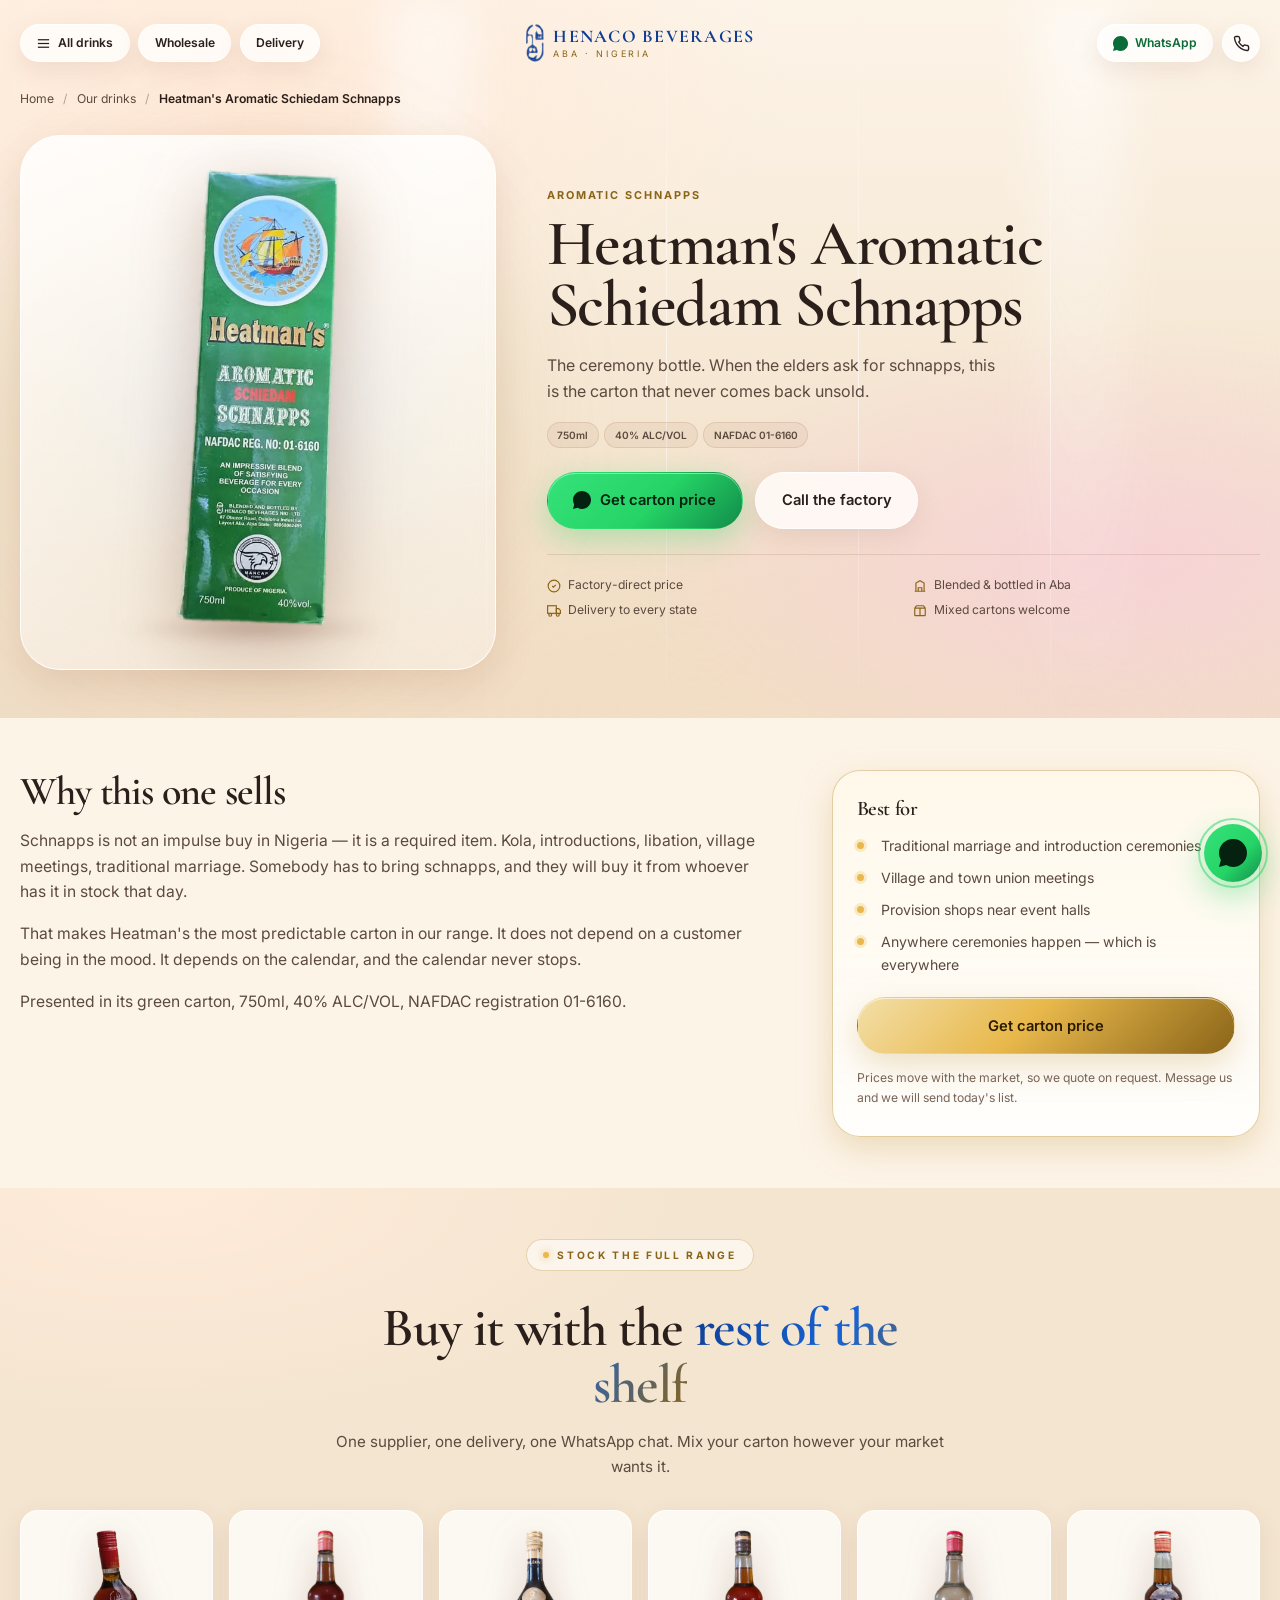
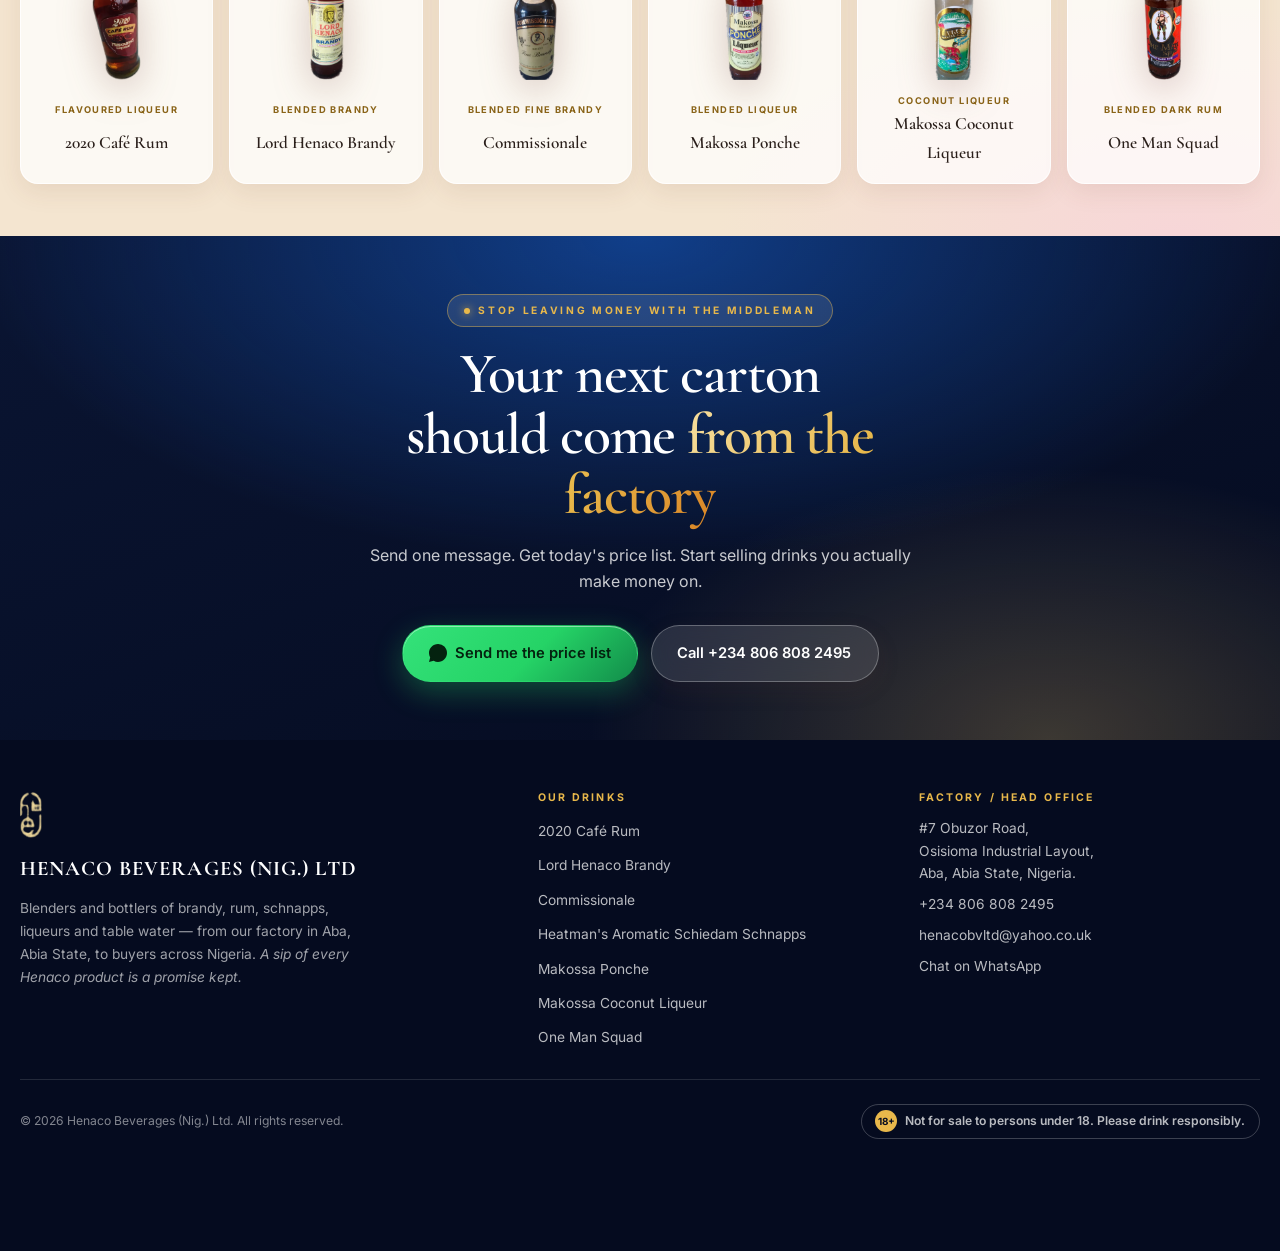
<file: heatmans-aromatic-schnapps.html>
<!DOCTYPE html>
<html lang="en-NG">
<head>
<meta charset="UTF-8" />
<meta name="viewport" content="width=device-width, initial-scale=1.0" />
<meta name="theme-color" content="#F4E5D0" />
<title>Buy Heatman's Schiedam Schnapps 750ml | Henaco, Aba</title>
<meta name="description" content="Heatman's Aromatic Schiedam Schnapps, 750ml, 40% vol, NAFDAC 01-6160. The ceremony bottle, factory-direct from Henaco in Aba." />
<link rel="canonical" href="https://henacobeverages.com/heatmans-aromatic-schnapps.html" />
<meta property="og:type" content="product" />
<meta property="og:title" content="Heatman's Aromatic Schiedam Schnapps — Henaco Beverages, Aba" />
<meta property="og:description" content="Heatman's Aromatic Schiedam Schnapps, 750ml, 40% vol, NAFDAC 01-6160. The ceremony bottle, factory-direct from Henaco in Aba." />
<meta property="og:url" content="https://henacobeverages.com/heatmans-aromatic-schnapps.html" />
<meta property="og:image" content="https://henacobeverages.com/images/scenes/og-share.jpg" />
<meta property="og:locale" content="en_NG" />
<meta name="twitter:card" content="summary_large_image" />
<link rel="icon" href="favicon.ico" sizes="any">
<link rel="icon" type="image/png" sizes="32x32" href="favicon-32.png">
<link rel="apple-touch-icon" href="apple-touch-icon.png">
<link rel="preconnect" href="https://fonts.googleapis.com">
<link rel="preconnect" href="https://fonts.gstatic.com" crossorigin>
<link href="https://fonts.googleapis.com/css2?family=Cormorant+Garamond:wght@600;700&family=Inter:wght@400;600;700&display=swap" rel="stylesheet">
<link rel="stylesheet" href="css/theme.css" />
<script type="application/ld+json">{"@context": "https://schema.org", "@type": "Product", "name": "Heatman's Aromatic Schiedam Schnapps", "category": "Aromatic Schnapps", "image": "https://henacobeverages.com/images/products/heatmans-schnapps.webp", "description": "Heatman's Aromatic Schiedam Schnapps, 750ml, 40% ALC/VOL, NAFDAC 01-6160. The ceremony bottle, factory-direct from Henaco Beverages in Aba. Carton prices, nationwide delivery.", "brand": {"@type": "Brand", "name": "Heatman's Aromatic Schiedam Schnapps"}, "manufacturer": {"@type": "Organization", "name": "Henaco Beverages (Nig.) Ltd", "address": {"@type": "PostalAddress", "streetAddress": "#7 Obuzor Road, Osisioma Industrial Layout", "addressLocality": "Aba", "addressRegion": "Abia State", "addressCountry": "NG"}}, "url": "https://henacobeverages.com/heatmans-aromatic-schnapps.html"}</script>
<script type="application/ld+json">{"@context": "https://schema.org", "@type": "BreadcrumbList", "itemListElement": [{"@type": "ListItem", "position": 1, "name": "Home", "item": "https://henacobeverages.com/"}, {"@type": "ListItem", "position": 2, "name": "Our drinks", "item": "https://henacobeverages.com/#products"}, {"@type": "ListItem", "position": 3, "name": "Heatman's Aromatic Schiedam Schnapps", "item": "https://henacobeverages.com/heatmans-aromatic-schnapps.html"}]}</script>
</head>
<body>

<header class="hero hero-slim">
  <div class="hero-arch" aria-hidden="true"><span></span><span></span><span></span><span></span></div>
  <div class="hero-bar">
    <div class="hero-bar-left">
      <a class="glass-chip is-menu" href="index.html#products">
        <svg viewBox="0 0 24 24" fill="none" stroke="currentColor" stroke-width="2"><line x1="3" y1="12" x2="21" y2="12"/><line x1="3" y1="6" x2="21" y2="6"/><line x1="3" y1="18" x2="21" y2="18"/></svg>
        All drinks
      </a>
      <a class="glass-chip" href="index.html#wholesale">Wholesale</a>
      <a class="glass-chip" href="index.html#delivery">Delivery</a>
    </div>
    <a class="brandmark" href="index.html">
      <img src="images/brand/henaco-mark.webp" alt="" width="132" height="276">
      <span class="brandmark-txt"><strong>Henaco Beverages</strong><small>Aba · Nigeria</small></span>
    </a>
    <div class="hero-bar-right">
      <a class="glass-chip is-wa" data-wa="Hello Henaco Beverages, I want to order Heatman's Aromatic Schiedam Schnapps. Please send me your price list." href="#" target="_blank" rel="noopener"><svg viewBox="0 0 24 24" fill="currentColor"><path d="M20.52 3.48A11.78 11.78 0 0 0 12 0C5.37 0 0 5.37 0 12c0 2.11.55 4.17 1.6 5.99L0 24l6.2-1.63A11.95 11.95 0 0 0 12 24c6.63 0 12-5.37 12-12 0-3.2-1.25-6.21-3.48-8.52z"/></svg> WhatsApp</a>
      <a class="glass-icon-btn" href="tel:+2348068082495" aria-label="Call Henaco Beverages"><svg viewBox="0 0 24 24" fill="none" stroke="currentColor" stroke-width="2"><path d="M22 16.92v3a2 2 0 0 1-2.18 2 19.79 19.79 0 0 1-8.63-3.07 19.5 19.5 0 0 1-6-6 19.79 19.79 0 0 1-3.07-8.67A2 2 0 0 1 4.11 2h3a2 2 0 0 1 2 1.72c.13.96.37 1.9.72 2.8a2 2 0 0 1-.45 2.11L8.09 9.91a16 16 0 0 0 6 6l1.27-1.27a2 2 0 0 1 2.11-.45c.9.35 1.84.59 2.8.72A2 2 0 0 1 22 16.92z"/></svg></a>
    </div>
  </div>

  <nav class="crumbs" aria-label="Breadcrumb">
    <a href="index.html">Home</a> <span>/</span>
    <a href="index.html#products">Our drinks</a> <span>/</span>
    <em>Heatman's Aromatic Schiedam Schnapps</em>
  </nav>

  <div class="pp-stage">
    <div class="pp-media">
      <img src="images/products/heatmans-schnapps.webp" alt="Heatman's Aromatic Schiedam Schnapps 750ml in green carton" width="480" height="900">
    </div>
    <div class="pp-body">
      <span class="kind">Aromatic Schnapps</span>
      <h1>Heatman's Aromatic Schiedam Schnapps</h1>
      <p class="pp-lede">The ceremony bottle. When the elders ask for schnapps, this is the carton that never comes back unsold.</p>
      <div class="prod-spec"><b>750ml</b><b>40% ALC/VOL</b><b>NAFDAC 01-6160</b></div>
      <div class="btn-row">
        <a class="btn btn-whatsapp" data-wa="Hello Henaco Beverages, please send me the carton price for Heatman's Aromatic Schiedam Schnapps." href="#" target="_blank" rel="noopener"><svg viewBox="0 0 24 24" fill="currentColor"><path d="M20.52 3.48A11.78 11.78 0 0 0 12 0C5.37 0 0 5.37 0 12c0 2.11.55 4.17 1.6 5.99L0 24l6.2-1.63A11.95 11.95 0 0 0 12 24c6.63 0 12-5.37 12-12 0-3.2-1.25-6.21-3.48-8.52z"/></svg> Get carton price</a>
        <a class="btn btn-glass" href="tel:+2348068082495">Call the factory</a>
      </div>
      <div class="hero-proof">
        <span><svg viewBox="0 0 24 24" fill="none" stroke="currentColor" stroke-width="2"><path d="M9 12l2 2 4-4"/><circle cx="12" cy="12" r="10"/></svg> Factory-direct price</span>
        <span><svg viewBox="0 0 24 24" fill="none" stroke="currentColor" stroke-width="2"><path d="M3 21h18M5 21V7l7-4 7 4v14M9 21v-6h6v6"/></svg> Blended &amp; bottled in Aba</span>
        <span><svg viewBox="0 0 24 24" fill="none" stroke="currentColor" stroke-width="2"><rect x="1" y="3" width="15" height="13"/><path d="M16 8h4l3 3v5h-7z"/><circle cx="5.5" cy="18.5" r="2.5"/><circle cx="18.5" cy="18.5" r="2.5"/></svg> Delivery to every state</span>
        <span><svg viewBox="0 0 24 24" fill="none" stroke="currentColor" stroke-width="2"><path d="M20 7H4a1 1 0 0 0-1 1v11a1 1 0 0 0 1 1h16a1 1 0 0 0 1-1V8a1 1 0 0 0-1-1zM3 7l3-4h12l3 4M12 7v13"/></svg> Mixed cartons welcome</span>
      </div>
    </div>
  </div>
</header>

<main>
<section class="section section-cream">
  <div class="container pp-cols">
    <div class="pp-prose reveal">
      <h2>Why this one sells</h2>
      <p>Schnapps is not an impulse buy in Nigeria — it is a required item. Kola, introductions, libation, village meetings, traditional marriage. Somebody has to bring schnapps, and they will buy it from whoever has it in stock that day.</p><p>That makes Heatman's the most predictable carton in our range. It does not depend on a customer being in the mood. It depends on the calendar, and the calendar never stops.</p><p>Presented in its green carton, 750ml, 40% ALC/VOL, NAFDAC registration 01-6160.</p>
      
    </div>
    <aside class="pp-aside reveal">
      <h3>Best for</h3>
      <ul class="pp-sells"><li>Traditional marriage and introduction ceremonies</li><li>Village and town union meetings</li><li>Provision shops near event halls</li><li>Anywhere ceremonies happen — which is everywhere</li></ul>
      <a class="btn btn-gold" data-wa="Hello Henaco Beverages, please send me the carton price for Heatman's Aromatic Schiedam Schnapps." href="#" target="_blank" rel="noopener">Get carton price</a>
      <p class="pp-note">Prices move with the market, so we quote on request. Message us and we will send today's list.</p>
    </aside>
  </div>
</section>

<section class="section section-deep">
  <div class="container">
    <div class="section-head center reveal">
      <span class="eyebrow">Stock the full range</span>
      <h2>Buy it with the <span class="glow">rest of the shelf</span></h2>
      <p>One supplier, one delivery, one WhatsApp chat. Mix your carton however your market wants it.</p>
    </div>
    <div class="rel-grid reveal">
        <a class="rel-card" href="2020-cafe-rum.html">
          <img src="images/products/cafe-rum-2020.webp" alt="2020 Café Rum Flavoured Liqueur 75cl bottle" loading="lazy">
          <span class="rel-kind">Flavoured Liqueur</span>
          <span class="rel-name">2020 Café Rum</span>
        </a>
        <a class="rel-card" href="lord-henaco-brandy.html">
          <img src="images/products/lord-henaco-brandy.webp" alt="Lord Henaco Blended Brandy 75cl bottle" loading="lazy">
          <span class="rel-kind">Blended Brandy</span>
          <span class="rel-name">Lord Henaco Brandy</span>
        </a>
        <a class="rel-card" href="commissionale-fine-brandy.html">
          <img src="images/products/commissionale-brandy.webp" alt="Commissionale Blended Fine Brandy 70cl bottle" loading="lazy">
          <span class="rel-kind">Blended Fine Brandy</span>
          <span class="rel-name">Commissionale</span>
        </a>
        <a class="rel-card" href="makossa-ponche-liqueur.html">
          <img src="images/products/makossa-ponche.webp" alt="Makossa Blended Ponche Liqueur bottle" loading="lazy">
          <span class="rel-kind">Blended Liqueur</span>
          <span class="rel-name">Makossa Ponche</span>
        </a>
        <a class="rel-card" href="makossa-coconut-liqueur.html">
          <img src="images/products/makossa-coconut.webp" alt="Makossa Coconut Liqueur bottle" loading="lazy">
          <span class="rel-kind">Coconut Liqueur</span>
          <span class="rel-name">Makossa Coconut Liqueur</span>
        </a>
        <a class="rel-card" href="one-man-squad-dark-rum.html">
          <img src="images/products/one-man-squad.webp" alt="One Man Squad Blended Dark Rum bottle" loading="lazy">
          <span class="rel-kind">Blended Dark Rum</span>
          <span class="rel-name">One Man Squad</span>
        </a></div>
  </div>
</section>
</main>

<section class="cta-strip on-dark reveal">
  <span class="eyebrow">Stop leaving money with the middleman</span>
  <h2>Your next carton should come <span class="glow">from the factory</span></h2>
  <p>Send one message. Get today's price list. Start selling drinks you actually make money on.</p>
  <div class="btn-row">
    <a class="btn btn-whatsapp" data-wa="Hello Henaco Beverages, please send me your current price list. I am ready to order." href="#" target="_blank" rel="noopener"><svg viewBox="0 0 24 24" fill="currentColor"><path d="M20.52 3.48A11.78 11.78 0 0 0 12 0C5.37 0 0 5.37 0 12c0 2.11.55 4.17 1.6 5.99L0 24l6.2-1.63A11.95 11.95 0 0 0 12 24c6.63 0 12-5.37 12-12 0-3.2-1.25-6.21-3.48-8.52z"/></svg> Send me the price list</a>
    <a class="btn btn-glass" href="tel:+2348068082495">Call +234 806 808 2495</a>
  </div>
</section>

<footer class="foot on-dark">
  <div class="container">
    <div class="foot-grid">
      <div class="foot-brand">
        <img src="images/brand/henaco-mark-light.webp" alt="" width="132" height="276">
        <strong>HENACO BEVERAGES (NIG.) LTD</strong>
        <p>Blenders and bottlers of brandy, rum, schnapps, liqueurs and table water — from our factory in Aba, Abia State, to buyers across Nigeria. <em>A sip of every Henaco product is a promise kept.</em></p>
      </div>
      <div>
        <h4>Our drinks</h4>
        <ul><li><a href="2020-cafe-rum.html">2020 Café Rum</a></li><li><a href="lord-henaco-brandy.html">Lord Henaco Brandy</a></li><li><a href="commissionale-fine-brandy.html">Commissionale</a></li><li><a href="heatmans-aromatic-schnapps.html">Heatman's Aromatic Schiedam Schnapps</a></li><li><a href="makossa-ponche-liqueur.html">Makossa Ponche</a></li><li><a href="makossa-coconut-liqueur.html">Makossa Coconut Liqueur</a></li><li><a href="one-man-squad-dark-rum.html">One Man Squad</a></li></ul>
      </div>
      <div>
        <h4>Factory / Head office</h4>
        <address>
          <span>#7 Obuzor Road,<br>Osisioma Industrial Layout,<br>Aba, Abia State, Nigeria.</span>
          <a href="tel:+2348068082495">+234 806 808 2495</a>
          <a href="mailto:henacobvltd@yahoo.co.uk">henacobvltd@yahoo.co.uk</a>
          <a data-wa="Hello Henaco Beverages, I would like to place an order." href="#" target="_blank" rel="noopener">Chat on WhatsApp</a>
        </address>
      </div>
    </div>
    <div class="foot-bottom">
      <span>&copy; <span id="yr">2026</span> Henaco Beverages (Nig.) Ltd. All rights reserved.</span>
      <span class="age-badge"><b>18+</b> Not for sale to persons under 18. Please drink responsibly.</span>
    </div>
  </div>
</footer>

<a class="float-wa" data-wa="Hello Henaco Beverages, I saw your website and I want to place an order." href="#" target="_blank" rel="noopener" aria-label="Chat with Henaco Beverages on WhatsApp"><svg viewBox="0 0 24 24" fill="currentColor"><path d="M20.52 3.48A11.78 11.78 0 0 0 12 0C5.37 0 0 5.37 0 12c0 2.11.55 4.17 1.6 5.99L0 24l6.2-1.63A11.95 11.95 0 0 0 12 24c6.63 0 12-5.37 12-12 0-3.2-1.25-6.21-3.48-8.52z"/></svg></a>

<div class="mobile-bar">
  <a class="btn btn-glass" href="tel:+2348068082495">Call</a>
  <a class="btn btn-whatsapp" data-wa="Hello Henaco Beverages, please send me your price list. I want to order." href="#" target="_blank" rel="noopener">Order on WhatsApp</a>
</div>

<script src="js/app.js" defer></script>
</body>
</html>
</file>
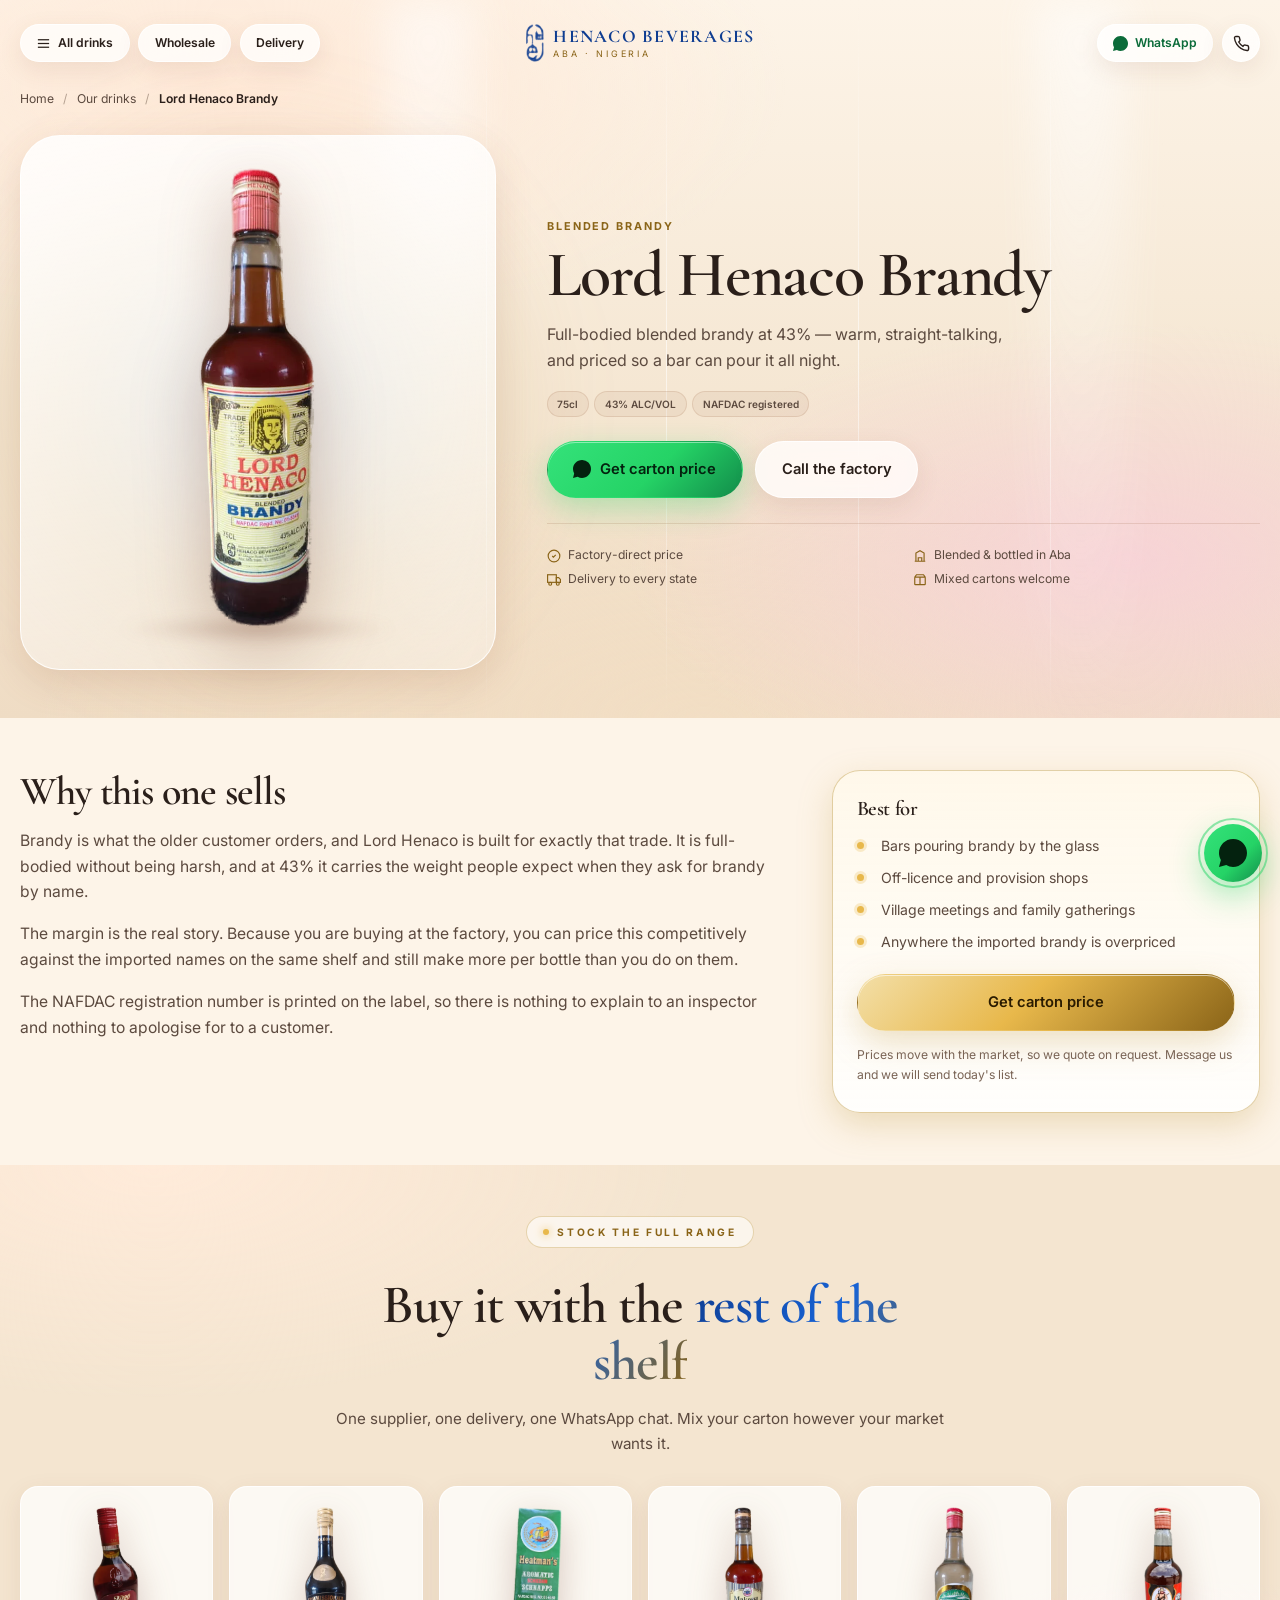
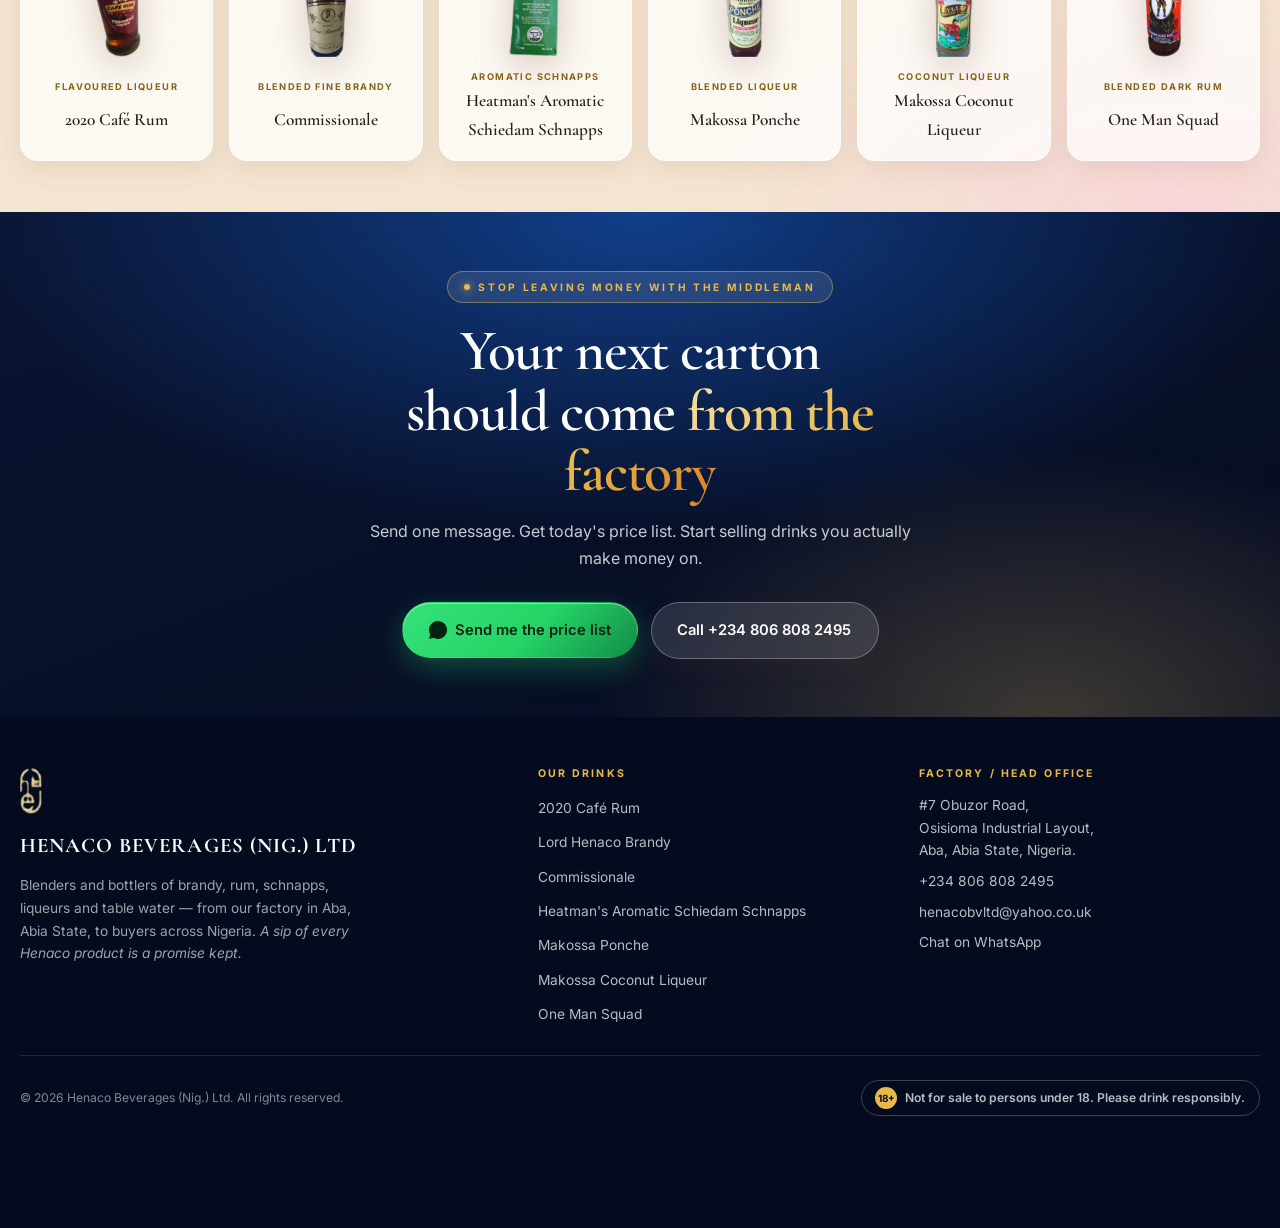
<file: lord-henaco-brandy.html>
<!DOCTYPE html>
<html lang="en-NG">
<head>
<meta charset="UTF-8" />
<meta name="viewport" content="width=device-width, initial-scale=1.0" />
<meta name="theme-color" content="#F4E5D0" />
<title>Buy Lord Henaco Brandy 75cl, 43% | Factory Price, Aba</title>
<meta name="description" content="Lord Henaco Blended Brandy, 75cl, 43% ALC/VOL, NAFDAC registered. Direct from the Henaco factory in Aba, Abia State. Carton and bulk prices. Delivery nationwide." />
<link rel="canonical" href="https://henacobeverages.com/lord-henaco-brandy.html" />
<meta property="og:type" content="product" />
<meta property="og:title" content="Lord Henaco Brandy — Henaco Beverages, Aba" />
<meta property="og:description" content="Lord Henaco Blended Brandy, 75cl, 43% ALC/VOL, NAFDAC registered. Direct from the Henaco factory in Aba, Abia State. Carton and bulk prices. Delivery nationwide." />
<meta property="og:url" content="https://henacobeverages.com/lord-henaco-brandy.html" />
<meta property="og:image" content="https://henacobeverages.com/images/scenes/og-share.jpg" />
<meta property="og:locale" content="en_NG" />
<meta name="twitter:card" content="summary_large_image" />
<link rel="icon" href="favicon.ico" sizes="any">
<link rel="icon" type="image/png" sizes="32x32" href="favicon-32.png">
<link rel="apple-touch-icon" href="apple-touch-icon.png">
<link rel="preconnect" href="https://fonts.googleapis.com">
<link rel="preconnect" href="https://fonts.gstatic.com" crossorigin>
<link href="https://fonts.googleapis.com/css2?family=Cormorant+Garamond:wght@600;700&family=Inter:wght@400;600;700&display=swap" rel="stylesheet">
<link rel="stylesheet" href="css/theme.css" />
<script type="application/ld+json">{"@context": "https://schema.org", "@type": "Product", "name": "Lord Henaco Brandy", "category": "Blended Brandy", "image": "https://henacobeverages.com/images/products/lord-henaco-brandy.webp", "description": "Lord Henaco Blended Brandy, 75cl, 43% ALC/VOL, NAFDAC registered. Direct from the Henaco factory in Aba, Abia State. Carton and bulk prices. Delivery nationwide.", "brand": {"@type": "Brand", "name": "Lord Henaco Brandy"}, "manufacturer": {"@type": "Organization", "name": "Henaco Beverages (Nig.) Ltd", "address": {"@type": "PostalAddress", "streetAddress": "#7 Obuzor Road, Osisioma Industrial Layout", "addressLocality": "Aba", "addressRegion": "Abia State", "addressCountry": "NG"}}, "url": "https://henacobeverages.com/lord-henaco-brandy.html"}</script>
<script type="application/ld+json">{"@context": "https://schema.org", "@type": "BreadcrumbList", "itemListElement": [{"@type": "ListItem", "position": 1, "name": "Home", "item": "https://henacobeverages.com/"}, {"@type": "ListItem", "position": 2, "name": "Our drinks", "item": "https://henacobeverages.com/#products"}, {"@type": "ListItem", "position": 3, "name": "Lord Henaco Brandy", "item": "https://henacobeverages.com/lord-henaco-brandy.html"}]}</script>
</head>
<body>

<header class="hero hero-slim">
  <div class="hero-arch" aria-hidden="true"><span></span><span></span><span></span><span></span></div>
  <div class="hero-bar">
    <div class="hero-bar-left">
      <a class="glass-chip is-menu" href="index.html#products">
        <svg viewBox="0 0 24 24" fill="none" stroke="currentColor" stroke-width="2"><line x1="3" y1="12" x2="21" y2="12"/><line x1="3" y1="6" x2="21" y2="6"/><line x1="3" y1="18" x2="21" y2="18"/></svg>
        All drinks
      </a>
      <a class="glass-chip" href="index.html#wholesale">Wholesale</a>
      <a class="glass-chip" href="index.html#delivery">Delivery</a>
    </div>
    <a class="brandmark" href="index.html">
      <img src="images/brand/henaco-mark.webp" alt="" width="132" height="276">
      <span class="brandmark-txt"><strong>Henaco Beverages</strong><small>Aba · Nigeria</small></span>
    </a>
    <div class="hero-bar-right">
      <a class="glass-chip is-wa" data-wa="Hello Henaco Beverages, I want to order Lord Henaco Brandy. Please send me your price list." href="#" target="_blank" rel="noopener"><svg viewBox="0 0 24 24" fill="currentColor"><path d="M20.52 3.48A11.78 11.78 0 0 0 12 0C5.37 0 0 5.37 0 12c0 2.11.55 4.17 1.6 5.99L0 24l6.2-1.63A11.95 11.95 0 0 0 12 24c6.63 0 12-5.37 12-12 0-3.2-1.25-6.21-3.48-8.52z"/></svg> WhatsApp</a>
      <a class="glass-icon-btn" href="tel:+2348068082495" aria-label="Call Henaco Beverages"><svg viewBox="0 0 24 24" fill="none" stroke="currentColor" stroke-width="2"><path d="M22 16.92v3a2 2 0 0 1-2.18 2 19.79 19.79 0 0 1-8.63-3.07 19.5 19.5 0 0 1-6-6 19.79 19.79 0 0 1-3.07-8.67A2 2 0 0 1 4.11 2h3a2 2 0 0 1 2 1.72c.13.96.37 1.9.72 2.8a2 2 0 0 1-.45 2.11L8.09 9.91a16 16 0 0 0 6 6l1.27-1.27a2 2 0 0 1 2.11-.45c.9.35 1.84.59 2.8.72A2 2 0 0 1 22 16.92z"/></svg></a>
    </div>
  </div>

  <nav class="crumbs" aria-label="Breadcrumb">
    <a href="index.html">Home</a> <span>/</span>
    <a href="index.html#products">Our drinks</a> <span>/</span>
    <em>Lord Henaco Brandy</em>
  </nav>

  <div class="pp-stage">
    <div class="pp-media">
      <img src="images/products/lord-henaco-brandy.webp" alt="Lord Henaco Blended Brandy 75cl bottle" width="480" height="900">
    </div>
    <div class="pp-body">
      <span class="kind">Blended Brandy</span>
      <h1>Lord Henaco Brandy</h1>
      <p class="pp-lede">Full-bodied blended brandy at 43% — warm, straight-talking, and priced so a bar can pour it all night.</p>
      <div class="prod-spec"><b>75cl</b><b>43% ALC/VOL</b><b>NAFDAC registered</b></div>
      <div class="btn-row">
        <a class="btn btn-whatsapp" data-wa="Hello Henaco Beverages, please send me the carton price for Lord Henaco Brandy." href="#" target="_blank" rel="noopener"><svg viewBox="0 0 24 24" fill="currentColor"><path d="M20.52 3.48A11.78 11.78 0 0 0 12 0C5.37 0 0 5.37 0 12c0 2.11.55 4.17 1.6 5.99L0 24l6.2-1.63A11.95 11.95 0 0 0 12 24c6.63 0 12-5.37 12-12 0-3.2-1.25-6.21-3.48-8.52z"/></svg> Get carton price</a>
        <a class="btn btn-glass" href="tel:+2348068082495">Call the factory</a>
      </div>
      <div class="hero-proof">
        <span><svg viewBox="0 0 24 24" fill="none" stroke="currentColor" stroke-width="2"><path d="M9 12l2 2 4-4"/><circle cx="12" cy="12" r="10"/></svg> Factory-direct price</span>
        <span><svg viewBox="0 0 24 24" fill="none" stroke="currentColor" stroke-width="2"><path d="M3 21h18M5 21V7l7-4 7 4v14M9 21v-6h6v6"/></svg> Blended &amp; bottled in Aba</span>
        <span><svg viewBox="0 0 24 24" fill="none" stroke="currentColor" stroke-width="2"><rect x="1" y="3" width="15" height="13"/><path d="M16 8h4l3 3v5h-7z"/><circle cx="5.5" cy="18.5" r="2.5"/><circle cx="18.5" cy="18.5" r="2.5"/></svg> Delivery to every state</span>
        <span><svg viewBox="0 0 24 24" fill="none" stroke="currentColor" stroke-width="2"><path d="M20 7H4a1 1 0 0 0-1 1v11a1 1 0 0 0 1 1h16a1 1 0 0 0 1-1V8a1 1 0 0 0-1-1zM3 7l3-4h12l3 4M12 7v13"/></svg> Mixed cartons welcome</span>
      </div>
    </div>
  </div>
</header>

<main>
<section class="section section-cream">
  <div class="container pp-cols">
    <div class="pp-prose reveal">
      <h2>Why this one sells</h2>
      <p>Brandy is what the older customer orders, and Lord Henaco is built for exactly that trade. It is full-bodied without being harsh, and at 43% it carries the weight people expect when they ask for brandy by name.</p><p>The margin is the real story. Because you are buying at the factory, you can price this competitively against the imported names on the same shelf and still make more per bottle than you do on them.</p><p>The NAFDAC registration number is printed on the label, so there is nothing to explain to an inspector and nothing to apologise for to a customer.</p>
      
    </div>
    <aside class="pp-aside reveal">
      <h3>Best for</h3>
      <ul class="pp-sells"><li>Bars pouring brandy by the glass</li><li>Off-licence and provision shops</li><li>Village meetings and family gatherings</li><li>Anywhere the imported brandy is overpriced</li></ul>
      <a class="btn btn-gold" data-wa="Hello Henaco Beverages, please send me the carton price for Lord Henaco Brandy." href="#" target="_blank" rel="noopener">Get carton price</a>
      <p class="pp-note">Prices move with the market, so we quote on request. Message us and we will send today's list.</p>
    </aside>
  </div>
</section>

<section class="section section-deep">
  <div class="container">
    <div class="section-head center reveal">
      <span class="eyebrow">Stock the full range</span>
      <h2>Buy it with the <span class="glow">rest of the shelf</span></h2>
      <p>One supplier, one delivery, one WhatsApp chat. Mix your carton however your market wants it.</p>
    </div>
    <div class="rel-grid reveal">
        <a class="rel-card" href="2020-cafe-rum.html">
          <img src="images/products/cafe-rum-2020.webp" alt="2020 Café Rum Flavoured Liqueur 75cl bottle" loading="lazy">
          <span class="rel-kind">Flavoured Liqueur</span>
          <span class="rel-name">2020 Café Rum</span>
        </a>
        <a class="rel-card" href="commissionale-fine-brandy.html">
          <img src="images/products/commissionale-brandy.webp" alt="Commissionale Blended Fine Brandy 70cl bottle" loading="lazy">
          <span class="rel-kind">Blended Fine Brandy</span>
          <span class="rel-name">Commissionale</span>
        </a>
        <a class="rel-card" href="heatmans-aromatic-schnapps.html">
          <img src="images/products/heatmans-schnapps.webp" alt="Heatman's Aromatic Schiedam Schnapps 750ml in green carton" loading="lazy">
          <span class="rel-kind">Aromatic Schnapps</span>
          <span class="rel-name">Heatman's Aromatic Schiedam Schnapps</span>
        </a>
        <a class="rel-card" href="makossa-ponche-liqueur.html">
          <img src="images/products/makossa-ponche.webp" alt="Makossa Blended Ponche Liqueur bottle" loading="lazy">
          <span class="rel-kind">Blended Liqueur</span>
          <span class="rel-name">Makossa Ponche</span>
        </a>
        <a class="rel-card" href="makossa-coconut-liqueur.html">
          <img src="images/products/makossa-coconut.webp" alt="Makossa Coconut Liqueur bottle" loading="lazy">
          <span class="rel-kind">Coconut Liqueur</span>
          <span class="rel-name">Makossa Coconut Liqueur</span>
        </a>
        <a class="rel-card" href="one-man-squad-dark-rum.html">
          <img src="images/products/one-man-squad.webp" alt="One Man Squad Blended Dark Rum bottle" loading="lazy">
          <span class="rel-kind">Blended Dark Rum</span>
          <span class="rel-name">One Man Squad</span>
        </a></div>
  </div>
</section>
</main>

<section class="cta-strip on-dark reveal">
  <span class="eyebrow">Stop leaving money with the middleman</span>
  <h2>Your next carton should come <span class="glow">from the factory</span></h2>
  <p>Send one message. Get today's price list. Start selling drinks you actually make money on.</p>
  <div class="btn-row">
    <a class="btn btn-whatsapp" data-wa="Hello Henaco Beverages, please send me your current price list. I am ready to order." href="#" target="_blank" rel="noopener"><svg viewBox="0 0 24 24" fill="currentColor"><path d="M20.52 3.48A11.78 11.78 0 0 0 12 0C5.37 0 0 5.37 0 12c0 2.11.55 4.17 1.6 5.99L0 24l6.2-1.63A11.95 11.95 0 0 0 12 24c6.63 0 12-5.37 12-12 0-3.2-1.25-6.21-3.48-8.52z"/></svg> Send me the price list</a>
    <a class="btn btn-glass" href="tel:+2348068082495">Call +234 806 808 2495</a>
  </div>
</section>

<footer class="foot on-dark">
  <div class="container">
    <div class="foot-grid">
      <div class="foot-brand">
        <img src="images/brand/henaco-mark-light.webp" alt="" width="132" height="276">
        <strong>HENACO BEVERAGES (NIG.) LTD</strong>
        <p>Blenders and bottlers of brandy, rum, schnapps, liqueurs and table water — from our factory in Aba, Abia State, to buyers across Nigeria. <em>A sip of every Henaco product is a promise kept.</em></p>
      </div>
      <div>
        <h4>Our drinks</h4>
        <ul><li><a href="2020-cafe-rum.html">2020 Café Rum</a></li><li><a href="lord-henaco-brandy.html">Lord Henaco Brandy</a></li><li><a href="commissionale-fine-brandy.html">Commissionale</a></li><li><a href="heatmans-aromatic-schnapps.html">Heatman's Aromatic Schiedam Schnapps</a></li><li><a href="makossa-ponche-liqueur.html">Makossa Ponche</a></li><li><a href="makossa-coconut-liqueur.html">Makossa Coconut Liqueur</a></li><li><a href="one-man-squad-dark-rum.html">One Man Squad</a></li></ul>
      </div>
      <div>
        <h4>Factory / Head office</h4>
        <address>
          <span>#7 Obuzor Road,<br>Osisioma Industrial Layout,<br>Aba, Abia State, Nigeria.</span>
          <a href="tel:+2348068082495">+234 806 808 2495</a>
          <a href="mailto:henacobvltd@yahoo.co.uk">henacobvltd@yahoo.co.uk</a>
          <a data-wa="Hello Henaco Beverages, I would like to place an order." href="#" target="_blank" rel="noopener">Chat on WhatsApp</a>
        </address>
      </div>
    </div>
    <div class="foot-bottom">
      <span>&copy; <span id="yr">2026</span> Henaco Beverages (Nig.) Ltd. All rights reserved.</span>
      <span class="age-badge"><b>18+</b> Not for sale to persons under 18. Please drink responsibly.</span>
    </div>
  </div>
</footer>

<a class="float-wa" data-wa="Hello Henaco Beverages, I saw your website and I want to place an order." href="#" target="_blank" rel="noopener" aria-label="Chat with Henaco Beverages on WhatsApp"><svg viewBox="0 0 24 24" fill="currentColor"><path d="M20.52 3.48A11.78 11.78 0 0 0 12 0C5.37 0 0 5.37 0 12c0 2.11.55 4.17 1.6 5.99L0 24l6.2-1.63A11.95 11.95 0 0 0 12 24c6.63 0 12-5.37 12-12 0-3.2-1.25-6.21-3.48-8.52z"/></svg></a>

<div class="mobile-bar">
  <a class="btn btn-glass" href="tel:+2348068082495">Call</a>
  <a class="btn btn-whatsapp" data-wa="Hello Henaco Beverages, please send me your price list. I want to order." href="#" target="_blank" rel="noopener">Order on WhatsApp</a>
</div>

<script src="js/app.js" defer></script>
</body>
</html>
</file>
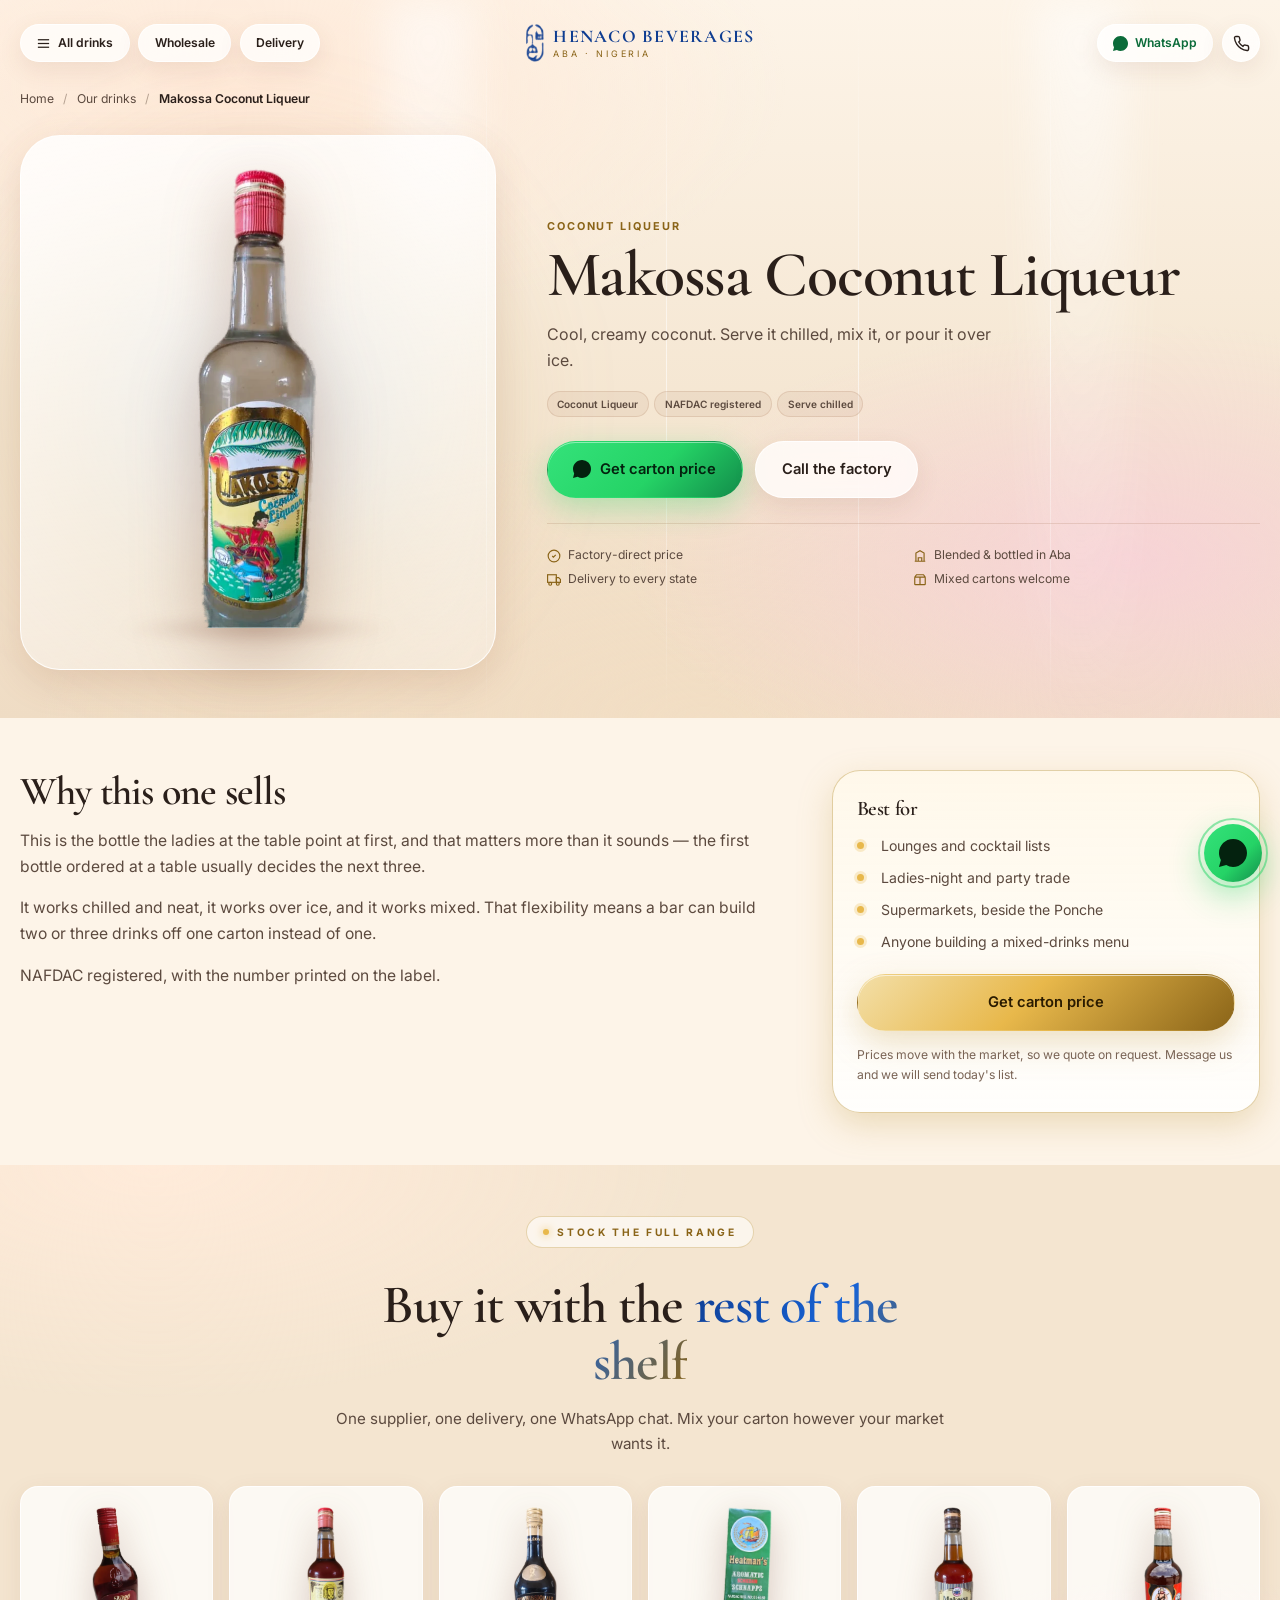
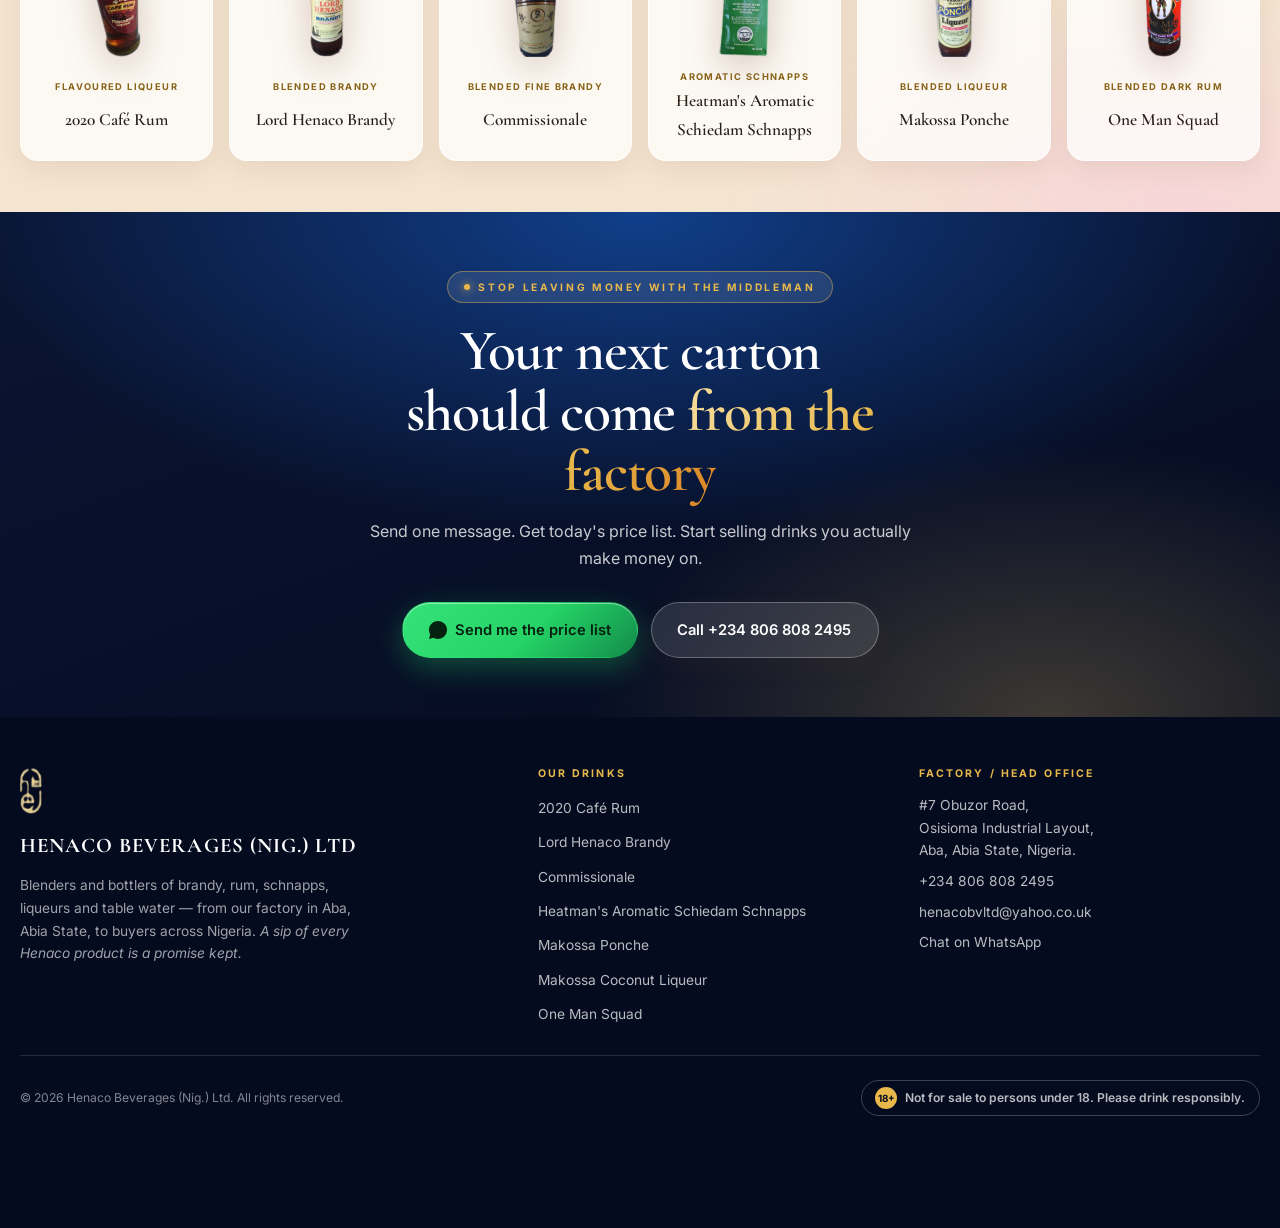
<file: makossa-coconut-liqueur.html>
<!DOCTYPE html>
<html lang="en-NG">
<head>
<meta charset="UTF-8" />
<meta name="viewport" content="width=device-width, initial-scale=1.0" />
<meta name="theme-color" content="#F4E5D0" />
<title>Buy Makossa Coconut Liqueur in Nigeria | Henaco Beverages, Aba</title>
<meta name="description" content="Makossa Coconut Liqueur, NAFDAC registered. Cool, creamy coconut liqueur direct from the Henaco factory in Aba. Carton prices, delivery anywhere in Nigeria." />
<link rel="canonical" href="https://henacobeverages.com/makossa-coconut-liqueur.html" />
<meta property="og:type" content="product" />
<meta property="og:title" content="Makossa Coconut Liqueur — Henaco Beverages, Aba" />
<meta property="og:description" content="Makossa Coconut Liqueur, NAFDAC registered. Cool, creamy coconut liqueur direct from the Henaco factory in Aba. Carton prices, delivery anywhere in Nigeria." />
<meta property="og:url" content="https://henacobeverages.com/makossa-coconut-liqueur.html" />
<meta property="og:image" content="https://henacobeverages.com/images/scenes/og-share.jpg" />
<meta property="og:locale" content="en_NG" />
<meta name="twitter:card" content="summary_large_image" />
<link rel="icon" href="favicon.ico" sizes="any">
<link rel="icon" type="image/png" sizes="32x32" href="favicon-32.png">
<link rel="apple-touch-icon" href="apple-touch-icon.png">
<link rel="preconnect" href="https://fonts.googleapis.com">
<link rel="preconnect" href="https://fonts.gstatic.com" crossorigin>
<link href="https://fonts.googleapis.com/css2?family=Cormorant+Garamond:wght@600;700&family=Inter:wght@400;600;700&display=swap" rel="stylesheet">
<link rel="stylesheet" href="css/theme.css" />
<script type="application/ld+json">{"@context": "https://schema.org", "@type": "Product", "name": "Makossa Coconut Liqueur", "category": "Coconut Liqueur", "image": "https://henacobeverages.com/images/products/makossa-coconut.webp", "description": "Makossa Coconut Liqueur, NAFDAC registered. Cool, creamy coconut liqueur direct from the Henaco factory in Aba. Carton prices, delivery anywhere in Nigeria.", "brand": {"@type": "Brand", "name": "Makossa Coconut Liqueur"}, "manufacturer": {"@type": "Organization", "name": "Henaco Beverages (Nig.) Ltd", "address": {"@type": "PostalAddress", "streetAddress": "#7 Obuzor Road, Osisioma Industrial Layout", "addressLocality": "Aba", "addressRegion": "Abia State", "addressCountry": "NG"}}, "url": "https://henacobeverages.com/makossa-coconut-liqueur.html"}</script>
<script type="application/ld+json">{"@context": "https://schema.org", "@type": "BreadcrumbList", "itemListElement": [{"@type": "ListItem", "position": 1, "name": "Home", "item": "https://henacobeverages.com/"}, {"@type": "ListItem", "position": 2, "name": "Our drinks", "item": "https://henacobeverages.com/#products"}, {"@type": "ListItem", "position": 3, "name": "Makossa Coconut Liqueur", "item": "https://henacobeverages.com/makossa-coconut-liqueur.html"}]}</script>
</head>
<body>

<header class="hero hero-slim">
  <div class="hero-arch" aria-hidden="true"><span></span><span></span><span></span><span></span></div>
  <div class="hero-bar">
    <div class="hero-bar-left">
      <a class="glass-chip is-menu" href="index.html#products">
        <svg viewBox="0 0 24 24" fill="none" stroke="currentColor" stroke-width="2"><line x1="3" y1="12" x2="21" y2="12"/><line x1="3" y1="6" x2="21" y2="6"/><line x1="3" y1="18" x2="21" y2="18"/></svg>
        All drinks
      </a>
      <a class="glass-chip" href="index.html#wholesale">Wholesale</a>
      <a class="glass-chip" href="index.html#delivery">Delivery</a>
    </div>
    <a class="brandmark" href="index.html">
      <img src="images/brand/henaco-mark.webp" alt="" width="132" height="276">
      <span class="brandmark-txt"><strong>Henaco Beverages</strong><small>Aba · Nigeria</small></span>
    </a>
    <div class="hero-bar-right">
      <a class="glass-chip is-wa" data-wa="Hello Henaco Beverages, I want to order Makossa Coconut Liqueur. Please send me your price list." href="#" target="_blank" rel="noopener"><svg viewBox="0 0 24 24" fill="currentColor"><path d="M20.52 3.48A11.78 11.78 0 0 0 12 0C5.37 0 0 5.37 0 12c0 2.11.55 4.17 1.6 5.99L0 24l6.2-1.63A11.95 11.95 0 0 0 12 24c6.63 0 12-5.37 12-12 0-3.2-1.25-6.21-3.48-8.52z"/></svg> WhatsApp</a>
      <a class="glass-icon-btn" href="tel:+2348068082495" aria-label="Call Henaco Beverages"><svg viewBox="0 0 24 24" fill="none" stroke="currentColor" stroke-width="2"><path d="M22 16.92v3a2 2 0 0 1-2.18 2 19.79 19.79 0 0 1-8.63-3.07 19.5 19.5 0 0 1-6-6 19.79 19.79 0 0 1-3.07-8.67A2 2 0 0 1 4.11 2h3a2 2 0 0 1 2 1.72c.13.96.37 1.9.72 2.8a2 2 0 0 1-.45 2.11L8.09 9.91a16 16 0 0 0 6 6l1.27-1.27a2 2 0 0 1 2.11-.45c.9.35 1.84.59 2.8.72A2 2 0 0 1 22 16.92z"/></svg></a>
    </div>
  </div>

  <nav class="crumbs" aria-label="Breadcrumb">
    <a href="index.html">Home</a> <span>/</span>
    <a href="index.html#products">Our drinks</a> <span>/</span>
    <em>Makossa Coconut Liqueur</em>
  </nav>

  <div class="pp-stage">
    <div class="pp-media">
      <img src="images/products/makossa-coconut.webp" alt="Makossa Coconut Liqueur bottle" width="480" height="900">
    </div>
    <div class="pp-body">
      <span class="kind">Coconut Liqueur</span>
      <h1>Makossa Coconut Liqueur</h1>
      <p class="pp-lede">Cool, creamy coconut. Serve it chilled, mix it, or pour it over ice.</p>
      <div class="prod-spec"><b>Coconut Liqueur</b><b>NAFDAC registered</b><b>Serve chilled</b></div>
      <div class="btn-row">
        <a class="btn btn-whatsapp" data-wa="Hello Henaco Beverages, please send me the carton price for Makossa Coconut Liqueur." href="#" target="_blank" rel="noopener"><svg viewBox="0 0 24 24" fill="currentColor"><path d="M20.52 3.48A11.78 11.78 0 0 0 12 0C5.37 0 0 5.37 0 12c0 2.11.55 4.17 1.6 5.99L0 24l6.2-1.63A11.95 11.95 0 0 0 12 24c6.63 0 12-5.37 12-12 0-3.2-1.25-6.21-3.48-8.52z"/></svg> Get carton price</a>
        <a class="btn btn-glass" href="tel:+2348068082495">Call the factory</a>
      </div>
      <div class="hero-proof">
        <span><svg viewBox="0 0 24 24" fill="none" stroke="currentColor" stroke-width="2"><path d="M9 12l2 2 4-4"/><circle cx="12" cy="12" r="10"/></svg> Factory-direct price</span>
        <span><svg viewBox="0 0 24 24" fill="none" stroke="currentColor" stroke-width="2"><path d="M3 21h18M5 21V7l7-4 7 4v14M9 21v-6h6v6"/></svg> Blended &amp; bottled in Aba</span>
        <span><svg viewBox="0 0 24 24" fill="none" stroke="currentColor" stroke-width="2"><rect x="1" y="3" width="15" height="13"/><path d="M16 8h4l3 3v5h-7z"/><circle cx="5.5" cy="18.5" r="2.5"/><circle cx="18.5" cy="18.5" r="2.5"/></svg> Delivery to every state</span>
        <span><svg viewBox="0 0 24 24" fill="none" stroke="currentColor" stroke-width="2"><path d="M20 7H4a1 1 0 0 0-1 1v11a1 1 0 0 0 1 1h16a1 1 0 0 0 1-1V8a1 1 0 0 0-1-1zM3 7l3-4h12l3 4M12 7v13"/></svg> Mixed cartons welcome</span>
      </div>
    </div>
  </div>
</header>

<main>
<section class="section section-cream">
  <div class="container pp-cols">
    <div class="pp-prose reveal">
      <h2>Why this one sells</h2>
      <p>This is the bottle the ladies at the table point at first, and that matters more than it sounds — the first bottle ordered at a table usually decides the next three.</p><p>It works chilled and neat, it works over ice, and it works mixed. That flexibility means a bar can build two or three drinks off one carton instead of one.</p><p>NAFDAC registered, with the number printed on the label.</p>
      
    </div>
    <aside class="pp-aside reveal">
      <h3>Best for</h3>
      <ul class="pp-sells"><li>Lounges and cocktail lists</li><li>Ladies-night and party trade</li><li>Supermarkets, beside the Ponche</li><li>Anyone building a mixed-drinks menu</li></ul>
      <a class="btn btn-gold" data-wa="Hello Henaco Beverages, please send me the carton price for Makossa Coconut Liqueur." href="#" target="_blank" rel="noopener">Get carton price</a>
      <p class="pp-note">Prices move with the market, so we quote on request. Message us and we will send today's list.</p>
    </aside>
  </div>
</section>

<section class="section section-deep">
  <div class="container">
    <div class="section-head center reveal">
      <span class="eyebrow">Stock the full range</span>
      <h2>Buy it with the <span class="glow">rest of the shelf</span></h2>
      <p>One supplier, one delivery, one WhatsApp chat. Mix your carton however your market wants it.</p>
    </div>
    <div class="rel-grid reveal">
        <a class="rel-card" href="2020-cafe-rum.html">
          <img src="images/products/cafe-rum-2020.webp" alt="2020 Café Rum Flavoured Liqueur 75cl bottle" loading="lazy">
          <span class="rel-kind">Flavoured Liqueur</span>
          <span class="rel-name">2020 Café Rum</span>
        </a>
        <a class="rel-card" href="lord-henaco-brandy.html">
          <img src="images/products/lord-henaco-brandy.webp" alt="Lord Henaco Blended Brandy 75cl bottle" loading="lazy">
          <span class="rel-kind">Blended Brandy</span>
          <span class="rel-name">Lord Henaco Brandy</span>
        </a>
        <a class="rel-card" href="commissionale-fine-brandy.html">
          <img src="images/products/commissionale-brandy.webp" alt="Commissionale Blended Fine Brandy 70cl bottle" loading="lazy">
          <span class="rel-kind">Blended Fine Brandy</span>
          <span class="rel-name">Commissionale</span>
        </a>
        <a class="rel-card" href="heatmans-aromatic-schnapps.html">
          <img src="images/products/heatmans-schnapps.webp" alt="Heatman's Aromatic Schiedam Schnapps 750ml in green carton" loading="lazy">
          <span class="rel-kind">Aromatic Schnapps</span>
          <span class="rel-name">Heatman's Aromatic Schiedam Schnapps</span>
        </a>
        <a class="rel-card" href="makossa-ponche-liqueur.html">
          <img src="images/products/makossa-ponche.webp" alt="Makossa Blended Ponche Liqueur bottle" loading="lazy">
          <span class="rel-kind">Blended Liqueur</span>
          <span class="rel-name">Makossa Ponche</span>
        </a>
        <a class="rel-card" href="one-man-squad-dark-rum.html">
          <img src="images/products/one-man-squad.webp" alt="One Man Squad Blended Dark Rum bottle" loading="lazy">
          <span class="rel-kind">Blended Dark Rum</span>
          <span class="rel-name">One Man Squad</span>
        </a></div>
  </div>
</section>
</main>

<section class="cta-strip on-dark reveal">
  <span class="eyebrow">Stop leaving money with the middleman</span>
  <h2>Your next carton should come <span class="glow">from the factory</span></h2>
  <p>Send one message. Get today's price list. Start selling drinks you actually make money on.</p>
  <div class="btn-row">
    <a class="btn btn-whatsapp" data-wa="Hello Henaco Beverages, please send me your current price list. I am ready to order." href="#" target="_blank" rel="noopener"><svg viewBox="0 0 24 24" fill="currentColor"><path d="M20.52 3.48A11.78 11.78 0 0 0 12 0C5.37 0 0 5.37 0 12c0 2.11.55 4.17 1.6 5.99L0 24l6.2-1.63A11.95 11.95 0 0 0 12 24c6.63 0 12-5.37 12-12 0-3.2-1.25-6.21-3.48-8.52z"/></svg> Send me the price list</a>
    <a class="btn btn-glass" href="tel:+2348068082495">Call +234 806 808 2495</a>
  </div>
</section>

<footer class="foot on-dark">
  <div class="container">
    <div class="foot-grid">
      <div class="foot-brand">
        <img src="images/brand/henaco-mark-light.webp" alt="" width="132" height="276">
        <strong>HENACO BEVERAGES (NIG.) LTD</strong>
        <p>Blenders and bottlers of brandy, rum, schnapps, liqueurs and table water — from our factory in Aba, Abia State, to buyers across Nigeria. <em>A sip of every Henaco product is a promise kept.</em></p>
      </div>
      <div>
        <h4>Our drinks</h4>
        <ul><li><a href="2020-cafe-rum.html">2020 Café Rum</a></li><li><a href="lord-henaco-brandy.html">Lord Henaco Brandy</a></li><li><a href="commissionale-fine-brandy.html">Commissionale</a></li><li><a href="heatmans-aromatic-schnapps.html">Heatman's Aromatic Schiedam Schnapps</a></li><li><a href="makossa-ponche-liqueur.html">Makossa Ponche</a></li><li><a href="makossa-coconut-liqueur.html">Makossa Coconut Liqueur</a></li><li><a href="one-man-squad-dark-rum.html">One Man Squad</a></li></ul>
      </div>
      <div>
        <h4>Factory / Head office</h4>
        <address>
          <span>#7 Obuzor Road,<br>Osisioma Industrial Layout,<br>Aba, Abia State, Nigeria.</span>
          <a href="tel:+2348068082495">+234 806 808 2495</a>
          <a href="mailto:henacobvltd@yahoo.co.uk">henacobvltd@yahoo.co.uk</a>
          <a data-wa="Hello Henaco Beverages, I would like to place an order." href="#" target="_blank" rel="noopener">Chat on WhatsApp</a>
        </address>
      </div>
    </div>
    <div class="foot-bottom">
      <span>&copy; <span id="yr">2026</span> Henaco Beverages (Nig.) Ltd. All rights reserved.</span>
      <span class="age-badge"><b>18+</b> Not for sale to persons under 18. Please drink responsibly.</span>
    </div>
  </div>
</footer>

<a class="float-wa" data-wa="Hello Henaco Beverages, I saw your website and I want to place an order." href="#" target="_blank" rel="noopener" aria-label="Chat with Henaco Beverages on WhatsApp"><svg viewBox="0 0 24 24" fill="currentColor"><path d="M20.52 3.48A11.78 11.78 0 0 0 12 0C5.37 0 0 5.37 0 12c0 2.11.55 4.17 1.6 5.99L0 24l6.2-1.63A11.95 11.95 0 0 0 12 24c6.63 0 12-5.37 12-12 0-3.2-1.25-6.21-3.48-8.52z"/></svg></a>

<div class="mobile-bar">
  <a class="btn btn-glass" href="tel:+2348068082495">Call</a>
  <a class="btn btn-whatsapp" data-wa="Hello Henaco Beverages, please send me your price list. I want to order." href="#" target="_blank" rel="noopener">Order on WhatsApp</a>
</div>

<script src="js/app.js" defer></script>
</body>
</html>
</file>
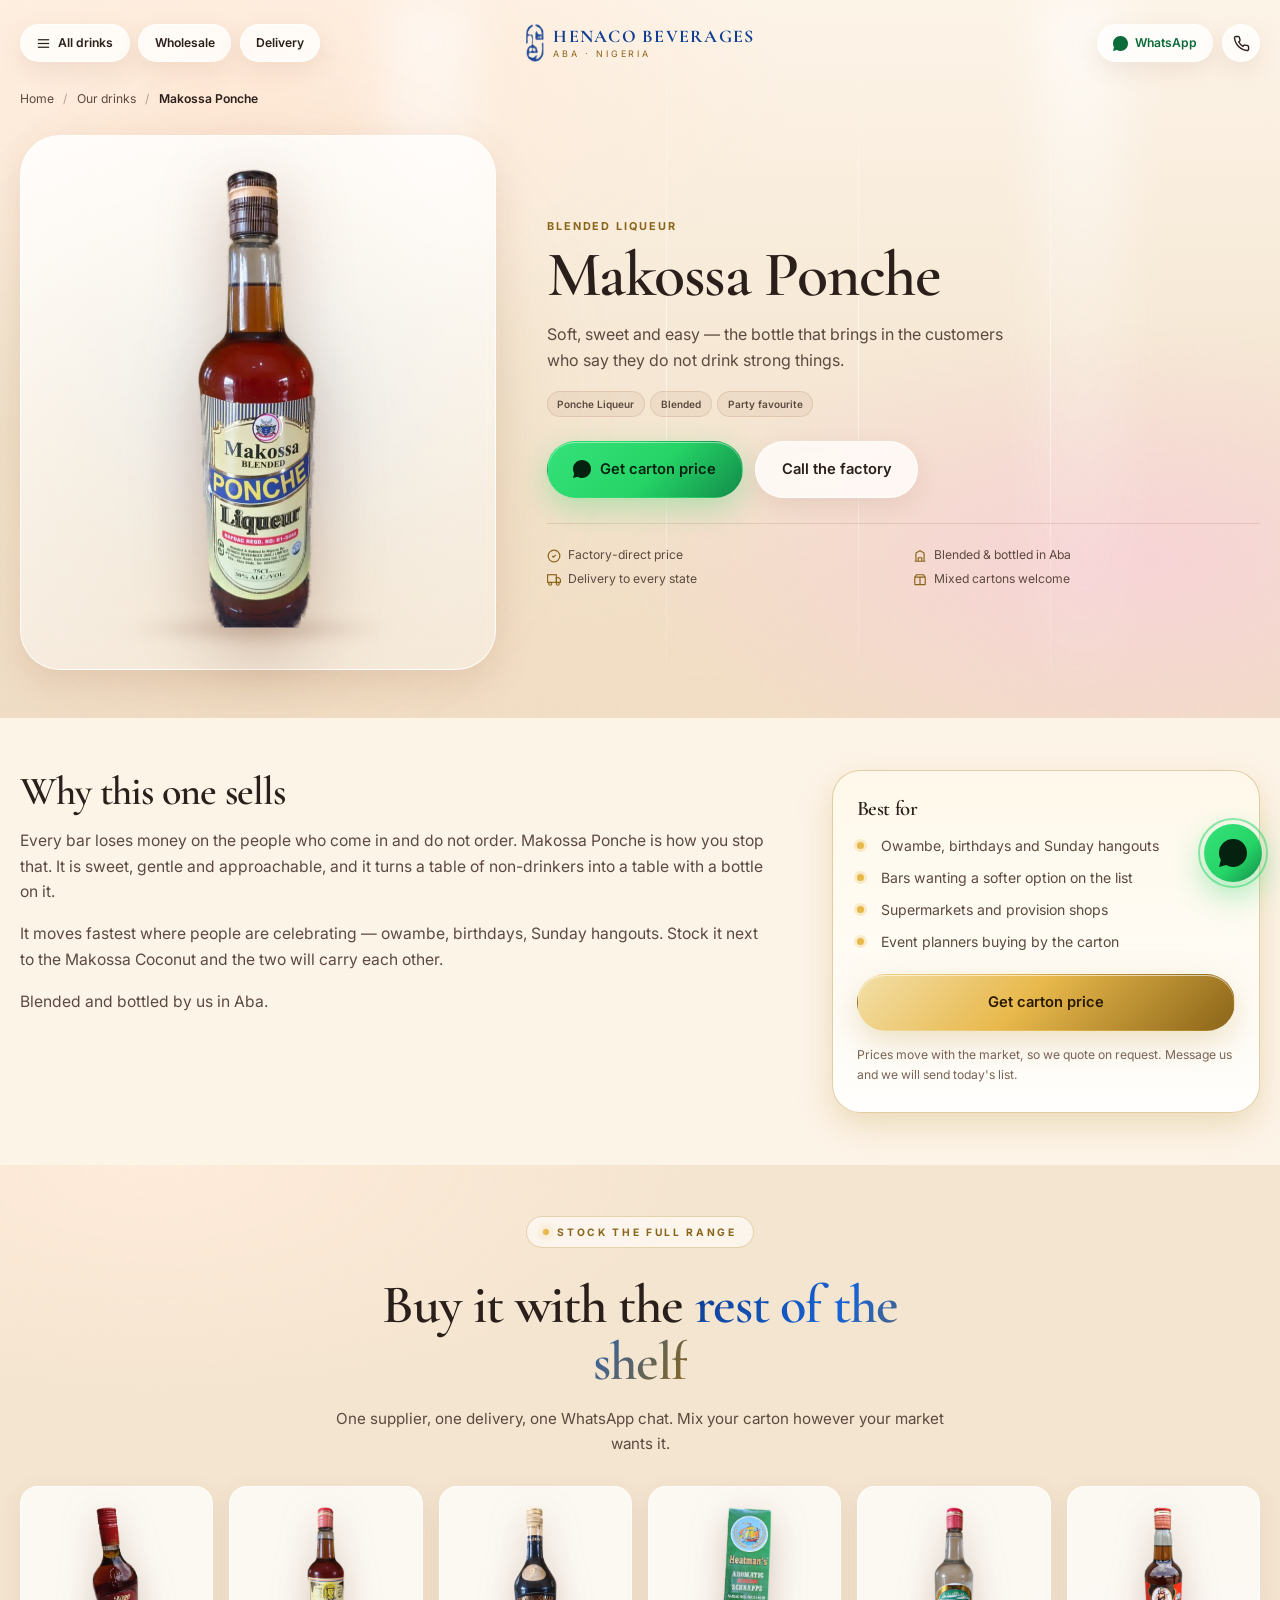
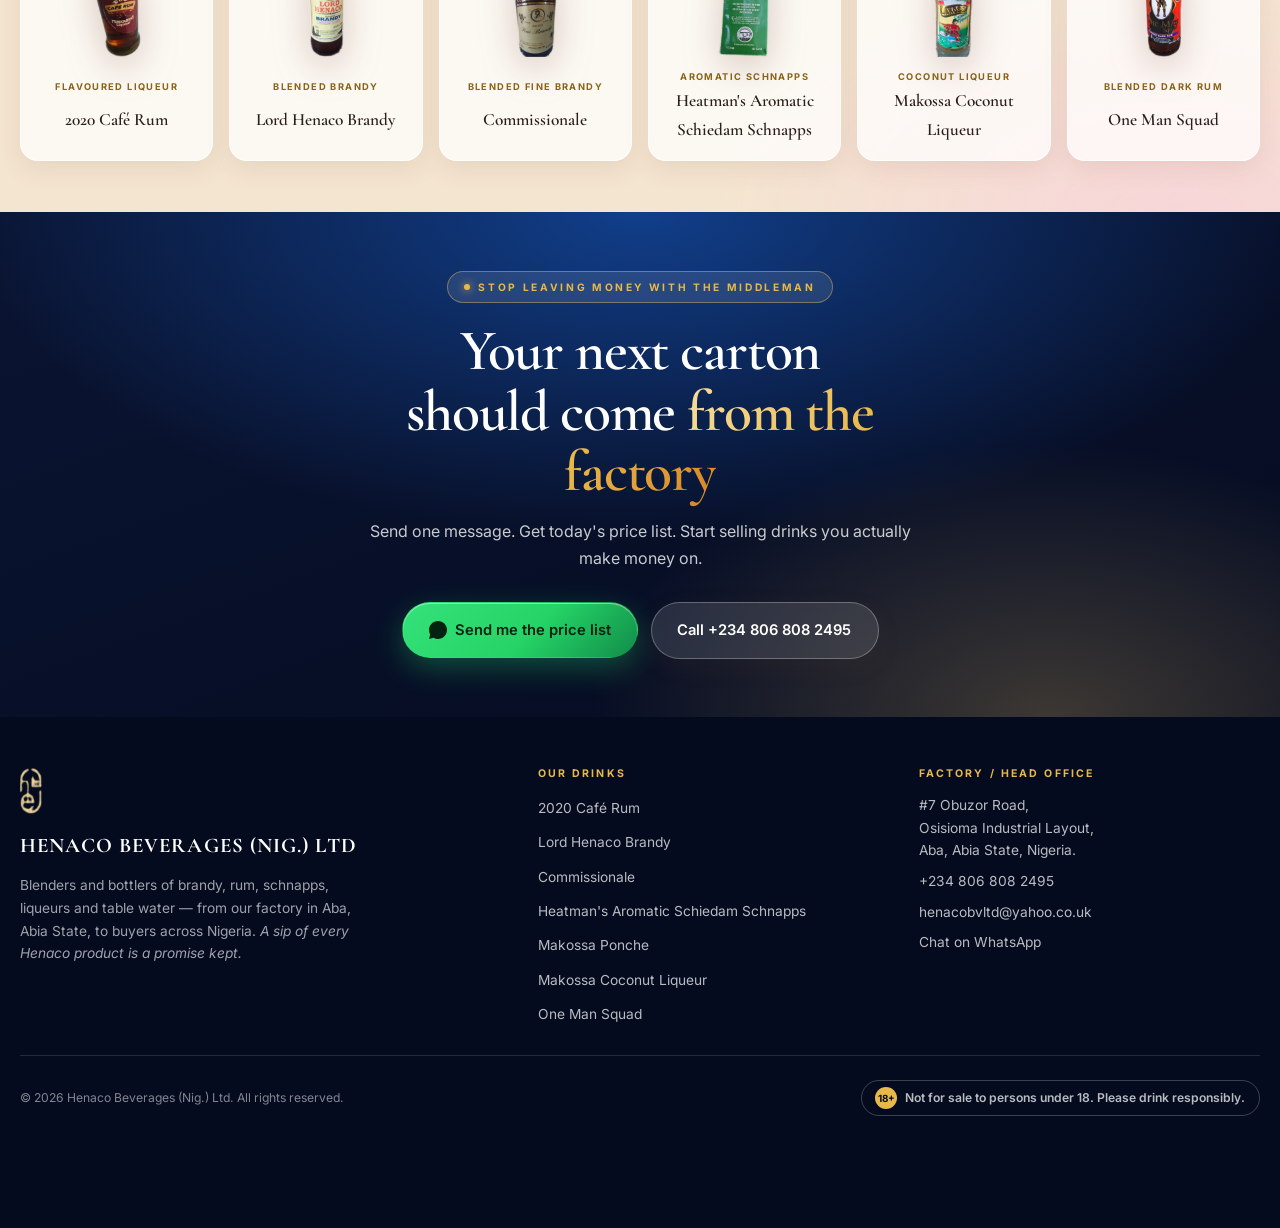
<file: makossa-ponche-liqueur.html>
<!DOCTYPE html>
<html lang="en-NG">
<head>
<meta charset="UTF-8" />
<meta name="viewport" content="width=device-width, initial-scale=1.0" />
<meta name="theme-color" content="#F4E5D0" />
<title>Buy Makossa Ponche Liqueur in Nigeria | Factory Price from Aba</title>
<meta name="description" content="Makossa Blended Ponche Liqueur — soft, sweet and easy. Factory-direct from Henaco in Aba. Carton prices, nationwide delivery." />
<link rel="canonical" href="https://henacobeverages.com/makossa-ponche-liqueur.html" />
<meta property="og:type" content="product" />
<meta property="og:title" content="Makossa Ponche — Henaco Beverages, Aba" />
<meta property="og:description" content="Makossa Blended Ponche Liqueur — soft, sweet and easy. Factory-direct from Henaco in Aba. Carton prices, nationwide delivery." />
<meta property="og:url" content="https://henacobeverages.com/makossa-ponche-liqueur.html" />
<meta property="og:image" content="https://henacobeverages.com/images/scenes/og-share.jpg" />
<meta property="og:locale" content="en_NG" />
<meta name="twitter:card" content="summary_large_image" />
<link rel="icon" href="favicon.ico" sizes="any">
<link rel="icon" type="image/png" sizes="32x32" href="favicon-32.png">
<link rel="apple-touch-icon" href="apple-touch-icon.png">
<link rel="preconnect" href="https://fonts.googleapis.com">
<link rel="preconnect" href="https://fonts.gstatic.com" crossorigin>
<link href="https://fonts.googleapis.com/css2?family=Cormorant+Garamond:wght@600;700&family=Inter:wght@400;600;700&display=swap" rel="stylesheet">
<link rel="stylesheet" href="css/theme.css" />
<script type="application/ld+json">{"@context": "https://schema.org", "@type": "Product", "name": "Makossa Ponche", "category": "Blended Liqueur", "image": "https://henacobeverages.com/images/products/makossa-ponche.webp", "description": "Makossa Blended Ponche Liqueur — soft, sweet and easy. Factory-direct from Henaco Beverages, Aba, Abia State. Carton prices for shops and events. Nationwide delivery.", "brand": {"@type": "Brand", "name": "Makossa Ponche"}, "manufacturer": {"@type": "Organization", "name": "Henaco Beverages (Nig.) Ltd", "address": {"@type": "PostalAddress", "streetAddress": "#7 Obuzor Road, Osisioma Industrial Layout", "addressLocality": "Aba", "addressRegion": "Abia State", "addressCountry": "NG"}}, "url": "https://henacobeverages.com/makossa-ponche-liqueur.html"}</script>
<script type="application/ld+json">{"@context": "https://schema.org", "@type": "BreadcrumbList", "itemListElement": [{"@type": "ListItem", "position": 1, "name": "Home", "item": "https://henacobeverages.com/"}, {"@type": "ListItem", "position": 2, "name": "Our drinks", "item": "https://henacobeverages.com/#products"}, {"@type": "ListItem", "position": 3, "name": "Makossa Ponche", "item": "https://henacobeverages.com/makossa-ponche-liqueur.html"}]}</script>
</head>
<body>

<header class="hero hero-slim">
  <div class="hero-arch" aria-hidden="true"><span></span><span></span><span></span><span></span></div>
  <div class="hero-bar">
    <div class="hero-bar-left">
      <a class="glass-chip is-menu" href="index.html#products">
        <svg viewBox="0 0 24 24" fill="none" stroke="currentColor" stroke-width="2"><line x1="3" y1="12" x2="21" y2="12"/><line x1="3" y1="6" x2="21" y2="6"/><line x1="3" y1="18" x2="21" y2="18"/></svg>
        All drinks
      </a>
      <a class="glass-chip" href="index.html#wholesale">Wholesale</a>
      <a class="glass-chip" href="index.html#delivery">Delivery</a>
    </div>
    <a class="brandmark" href="index.html">
      <img src="images/brand/henaco-mark.webp" alt="" width="132" height="276">
      <span class="brandmark-txt"><strong>Henaco Beverages</strong><small>Aba · Nigeria</small></span>
    </a>
    <div class="hero-bar-right">
      <a class="glass-chip is-wa" data-wa="Hello Henaco Beverages, I want to order Makossa Ponche. Please send me your price list." href="#" target="_blank" rel="noopener"><svg viewBox="0 0 24 24" fill="currentColor"><path d="M20.52 3.48A11.78 11.78 0 0 0 12 0C5.37 0 0 5.37 0 12c0 2.11.55 4.17 1.6 5.99L0 24l6.2-1.63A11.95 11.95 0 0 0 12 24c6.63 0 12-5.37 12-12 0-3.2-1.25-6.21-3.48-8.52z"/></svg> WhatsApp</a>
      <a class="glass-icon-btn" href="tel:+2348068082495" aria-label="Call Henaco Beverages"><svg viewBox="0 0 24 24" fill="none" stroke="currentColor" stroke-width="2"><path d="M22 16.92v3a2 2 0 0 1-2.18 2 19.79 19.79 0 0 1-8.63-3.07 19.5 19.5 0 0 1-6-6 19.79 19.79 0 0 1-3.07-8.67A2 2 0 0 1 4.11 2h3a2 2 0 0 1 2 1.72c.13.96.37 1.9.72 2.8a2 2 0 0 1-.45 2.11L8.09 9.91a16 16 0 0 0 6 6l1.27-1.27a2 2 0 0 1 2.11-.45c.9.35 1.84.59 2.8.72A2 2 0 0 1 22 16.92z"/></svg></a>
    </div>
  </div>

  <nav class="crumbs" aria-label="Breadcrumb">
    <a href="index.html">Home</a> <span>/</span>
    <a href="index.html#products">Our drinks</a> <span>/</span>
    <em>Makossa Ponche</em>
  </nav>

  <div class="pp-stage">
    <div class="pp-media">
      <img src="images/products/makossa-ponche.webp" alt="Makossa Blended Ponche Liqueur bottle" width="480" height="900">
    </div>
    <div class="pp-body">
      <span class="kind">Blended Liqueur</span>
      <h1>Makossa Ponche</h1>
      <p class="pp-lede">Soft, sweet and easy — the bottle that brings in the customers who say they do not drink strong things.</p>
      <div class="prod-spec"><b>Ponche Liqueur</b><b>Blended</b><b>Party favourite</b></div>
      <div class="btn-row">
        <a class="btn btn-whatsapp" data-wa="Hello Henaco Beverages, please send me the carton price for Makossa Ponche." href="#" target="_blank" rel="noopener"><svg viewBox="0 0 24 24" fill="currentColor"><path d="M20.52 3.48A11.78 11.78 0 0 0 12 0C5.37 0 0 5.37 0 12c0 2.11.55 4.17 1.6 5.99L0 24l6.2-1.63A11.95 11.95 0 0 0 12 24c6.63 0 12-5.37 12-12 0-3.2-1.25-6.21-3.48-8.52z"/></svg> Get carton price</a>
        <a class="btn btn-glass" href="tel:+2348068082495">Call the factory</a>
      </div>
      <div class="hero-proof">
        <span><svg viewBox="0 0 24 24" fill="none" stroke="currentColor" stroke-width="2"><path d="M9 12l2 2 4-4"/><circle cx="12" cy="12" r="10"/></svg> Factory-direct price</span>
        <span><svg viewBox="0 0 24 24" fill="none" stroke="currentColor" stroke-width="2"><path d="M3 21h18M5 21V7l7-4 7 4v14M9 21v-6h6v6"/></svg> Blended &amp; bottled in Aba</span>
        <span><svg viewBox="0 0 24 24" fill="none" stroke="currentColor" stroke-width="2"><rect x="1" y="3" width="15" height="13"/><path d="M16 8h4l3 3v5h-7z"/><circle cx="5.5" cy="18.5" r="2.5"/><circle cx="18.5" cy="18.5" r="2.5"/></svg> Delivery to every state</span>
        <span><svg viewBox="0 0 24 24" fill="none" stroke="currentColor" stroke-width="2"><path d="M20 7H4a1 1 0 0 0-1 1v11a1 1 0 0 0 1 1h16a1 1 0 0 0 1-1V8a1 1 0 0 0-1-1zM3 7l3-4h12l3 4M12 7v13"/></svg> Mixed cartons welcome</span>
      </div>
    </div>
  </div>
</header>

<main>
<section class="section section-cream">
  <div class="container pp-cols">
    <div class="pp-prose reveal">
      <h2>Why this one sells</h2>
      <p>Every bar loses money on the people who come in and do not order. Makossa Ponche is how you stop that. It is sweet, gentle and approachable, and it turns a table of non-drinkers into a table with a bottle on it.</p><p>It moves fastest where people are celebrating — owambe, birthdays, Sunday hangouts. Stock it next to the Makossa Coconut and the two will carry each other.</p><p>Blended and bottled by us in Aba.</p>
      
    </div>
    <aside class="pp-aside reveal">
      <h3>Best for</h3>
      <ul class="pp-sells"><li>Owambe, birthdays and Sunday hangouts</li><li>Bars wanting a softer option on the list</li><li>Supermarkets and provision shops</li><li>Event planners buying by the carton</li></ul>
      <a class="btn btn-gold" data-wa="Hello Henaco Beverages, please send me the carton price for Makossa Ponche." href="#" target="_blank" rel="noopener">Get carton price</a>
      <p class="pp-note">Prices move with the market, so we quote on request. Message us and we will send today's list.</p>
    </aside>
  </div>
</section>

<section class="section section-deep">
  <div class="container">
    <div class="section-head center reveal">
      <span class="eyebrow">Stock the full range</span>
      <h2>Buy it with the <span class="glow">rest of the shelf</span></h2>
      <p>One supplier, one delivery, one WhatsApp chat. Mix your carton however your market wants it.</p>
    </div>
    <div class="rel-grid reveal">
        <a class="rel-card" href="2020-cafe-rum.html">
          <img src="images/products/cafe-rum-2020.webp" alt="2020 Café Rum Flavoured Liqueur 75cl bottle" loading="lazy">
          <span class="rel-kind">Flavoured Liqueur</span>
          <span class="rel-name">2020 Café Rum</span>
        </a>
        <a class="rel-card" href="lord-henaco-brandy.html">
          <img src="images/products/lord-henaco-brandy.webp" alt="Lord Henaco Blended Brandy 75cl bottle" loading="lazy">
          <span class="rel-kind">Blended Brandy</span>
          <span class="rel-name">Lord Henaco Brandy</span>
        </a>
        <a class="rel-card" href="commissionale-fine-brandy.html">
          <img src="images/products/commissionale-brandy.webp" alt="Commissionale Blended Fine Brandy 70cl bottle" loading="lazy">
          <span class="rel-kind">Blended Fine Brandy</span>
          <span class="rel-name">Commissionale</span>
        </a>
        <a class="rel-card" href="heatmans-aromatic-schnapps.html">
          <img src="images/products/heatmans-schnapps.webp" alt="Heatman's Aromatic Schiedam Schnapps 750ml in green carton" loading="lazy">
          <span class="rel-kind">Aromatic Schnapps</span>
          <span class="rel-name">Heatman's Aromatic Schiedam Schnapps</span>
        </a>
        <a class="rel-card" href="makossa-coconut-liqueur.html">
          <img src="images/products/makossa-coconut.webp" alt="Makossa Coconut Liqueur bottle" loading="lazy">
          <span class="rel-kind">Coconut Liqueur</span>
          <span class="rel-name">Makossa Coconut Liqueur</span>
        </a>
        <a class="rel-card" href="one-man-squad-dark-rum.html">
          <img src="images/products/one-man-squad.webp" alt="One Man Squad Blended Dark Rum bottle" loading="lazy">
          <span class="rel-kind">Blended Dark Rum</span>
          <span class="rel-name">One Man Squad</span>
        </a></div>
  </div>
</section>
</main>

<section class="cta-strip on-dark reveal">
  <span class="eyebrow">Stop leaving money with the middleman</span>
  <h2>Your next carton should come <span class="glow">from the factory</span></h2>
  <p>Send one message. Get today's price list. Start selling drinks you actually make money on.</p>
  <div class="btn-row">
    <a class="btn btn-whatsapp" data-wa="Hello Henaco Beverages, please send me your current price list. I am ready to order." href="#" target="_blank" rel="noopener"><svg viewBox="0 0 24 24" fill="currentColor"><path d="M20.52 3.48A11.78 11.78 0 0 0 12 0C5.37 0 0 5.37 0 12c0 2.11.55 4.17 1.6 5.99L0 24l6.2-1.63A11.95 11.95 0 0 0 12 24c6.63 0 12-5.37 12-12 0-3.2-1.25-6.21-3.48-8.52z"/></svg> Send me the price list</a>
    <a class="btn btn-glass" href="tel:+2348068082495">Call +234 806 808 2495</a>
  </div>
</section>

<footer class="foot on-dark">
  <div class="container">
    <div class="foot-grid">
      <div class="foot-brand">
        <img src="images/brand/henaco-mark-light.webp" alt="" width="132" height="276">
        <strong>HENACO BEVERAGES (NIG.) LTD</strong>
        <p>Blenders and bottlers of brandy, rum, schnapps, liqueurs and table water — from our factory in Aba, Abia State, to buyers across Nigeria. <em>A sip of every Henaco product is a promise kept.</em></p>
      </div>
      <div>
        <h4>Our drinks</h4>
        <ul><li><a href="2020-cafe-rum.html">2020 Café Rum</a></li><li><a href="lord-henaco-brandy.html">Lord Henaco Brandy</a></li><li><a href="commissionale-fine-brandy.html">Commissionale</a></li><li><a href="heatmans-aromatic-schnapps.html">Heatman's Aromatic Schiedam Schnapps</a></li><li><a href="makossa-ponche-liqueur.html">Makossa Ponche</a></li><li><a href="makossa-coconut-liqueur.html">Makossa Coconut Liqueur</a></li><li><a href="one-man-squad-dark-rum.html">One Man Squad</a></li></ul>
      </div>
      <div>
        <h4>Factory / Head office</h4>
        <address>
          <span>#7 Obuzor Road,<br>Osisioma Industrial Layout,<br>Aba, Abia State, Nigeria.</span>
          <a href="tel:+2348068082495">+234 806 808 2495</a>
          <a href="mailto:henacobvltd@yahoo.co.uk">henacobvltd@yahoo.co.uk</a>
          <a data-wa="Hello Henaco Beverages, I would like to place an order." href="#" target="_blank" rel="noopener">Chat on WhatsApp</a>
        </address>
      </div>
    </div>
    <div class="foot-bottom">
      <span>&copy; <span id="yr">2026</span> Henaco Beverages (Nig.) Ltd. All rights reserved.</span>
      <span class="age-badge"><b>18+</b> Not for sale to persons under 18. Please drink responsibly.</span>
    </div>
  </div>
</footer>

<a class="float-wa" data-wa="Hello Henaco Beverages, I saw your website and I want to place an order." href="#" target="_blank" rel="noopener" aria-label="Chat with Henaco Beverages on WhatsApp"><svg viewBox="0 0 24 24" fill="currentColor"><path d="M20.52 3.48A11.78 11.78 0 0 0 12 0C5.37 0 0 5.37 0 12c0 2.11.55 4.17 1.6 5.99L0 24l6.2-1.63A11.95 11.95 0 0 0 12 24c6.63 0 12-5.37 12-12 0-3.2-1.25-6.21-3.48-8.52z"/></svg></a>

<div class="mobile-bar">
  <a class="btn btn-glass" href="tel:+2348068082495">Call</a>
  <a class="btn btn-whatsapp" data-wa="Hello Henaco Beverages, please send me your price list. I want to order." href="#" target="_blank" rel="noopener">Order on WhatsApp</a>
</div>

<script src="js/app.js" defer></script>
</body>
</html>
</file>
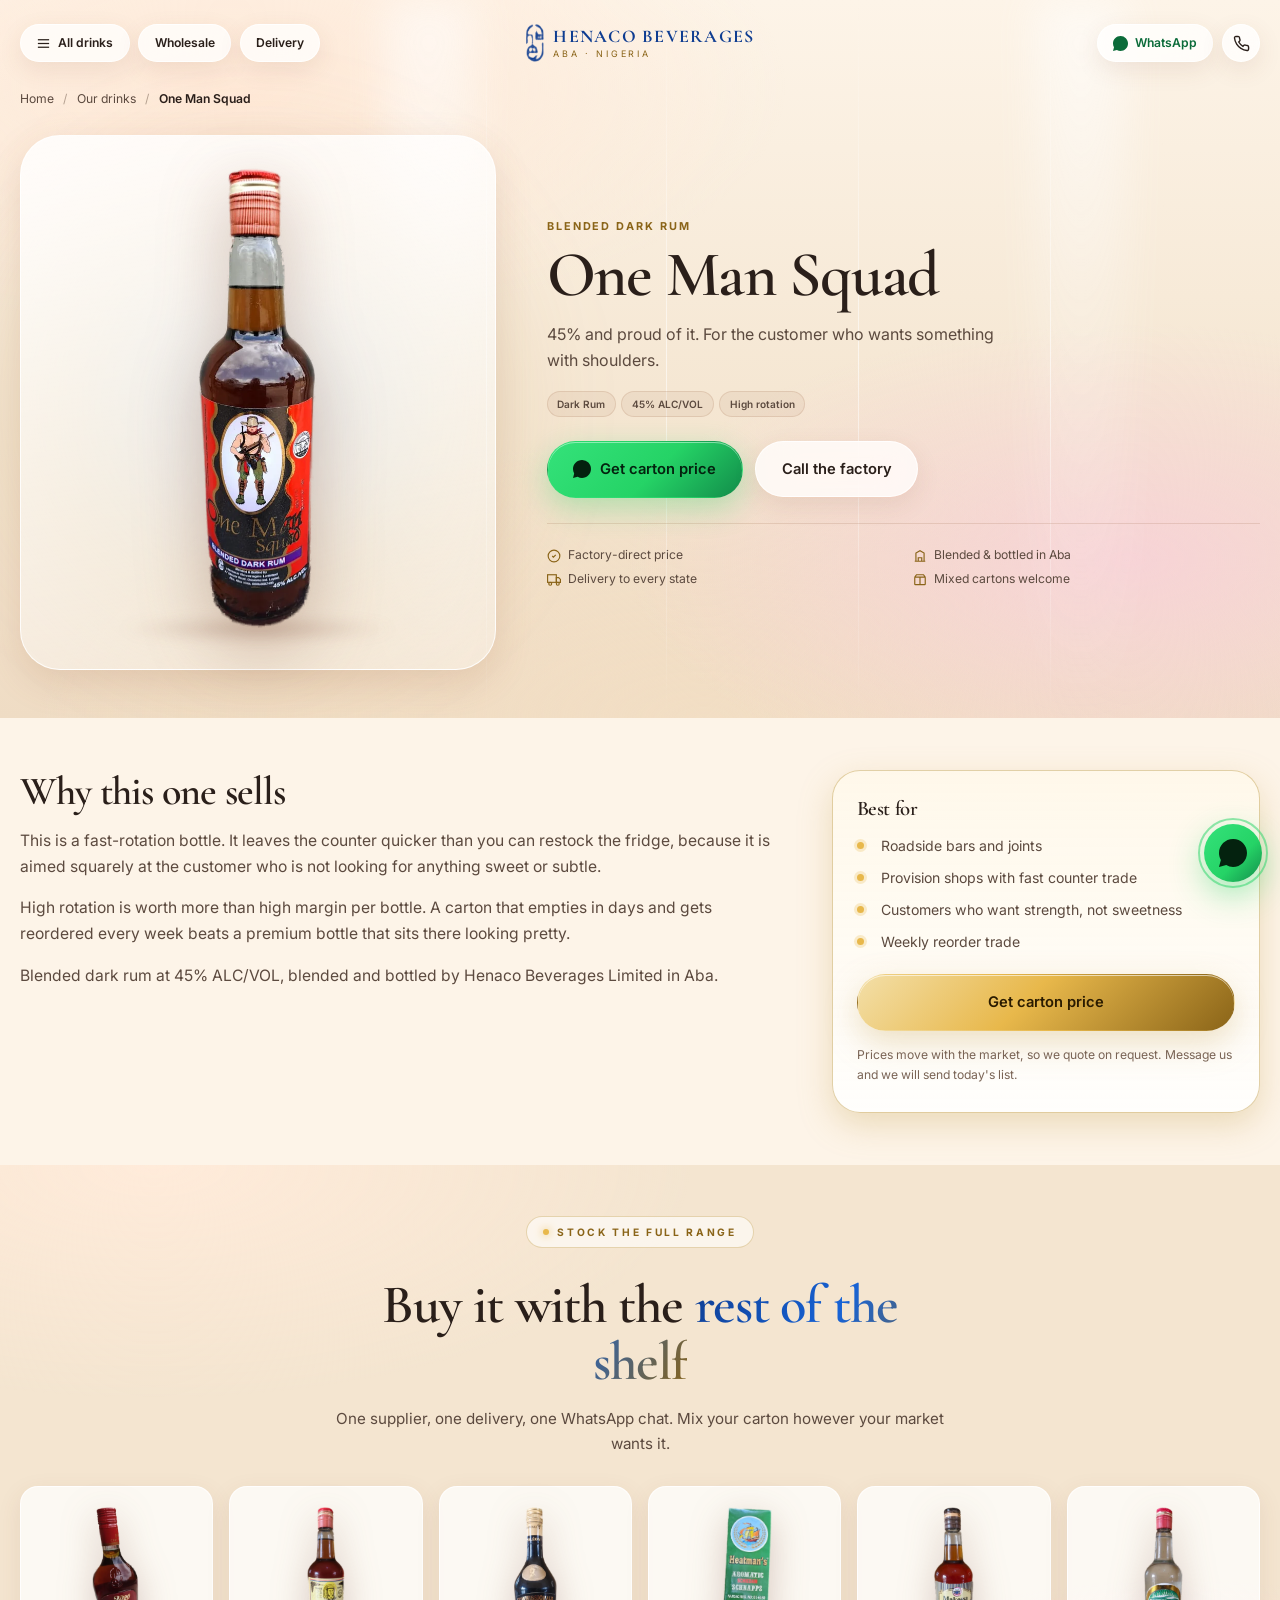
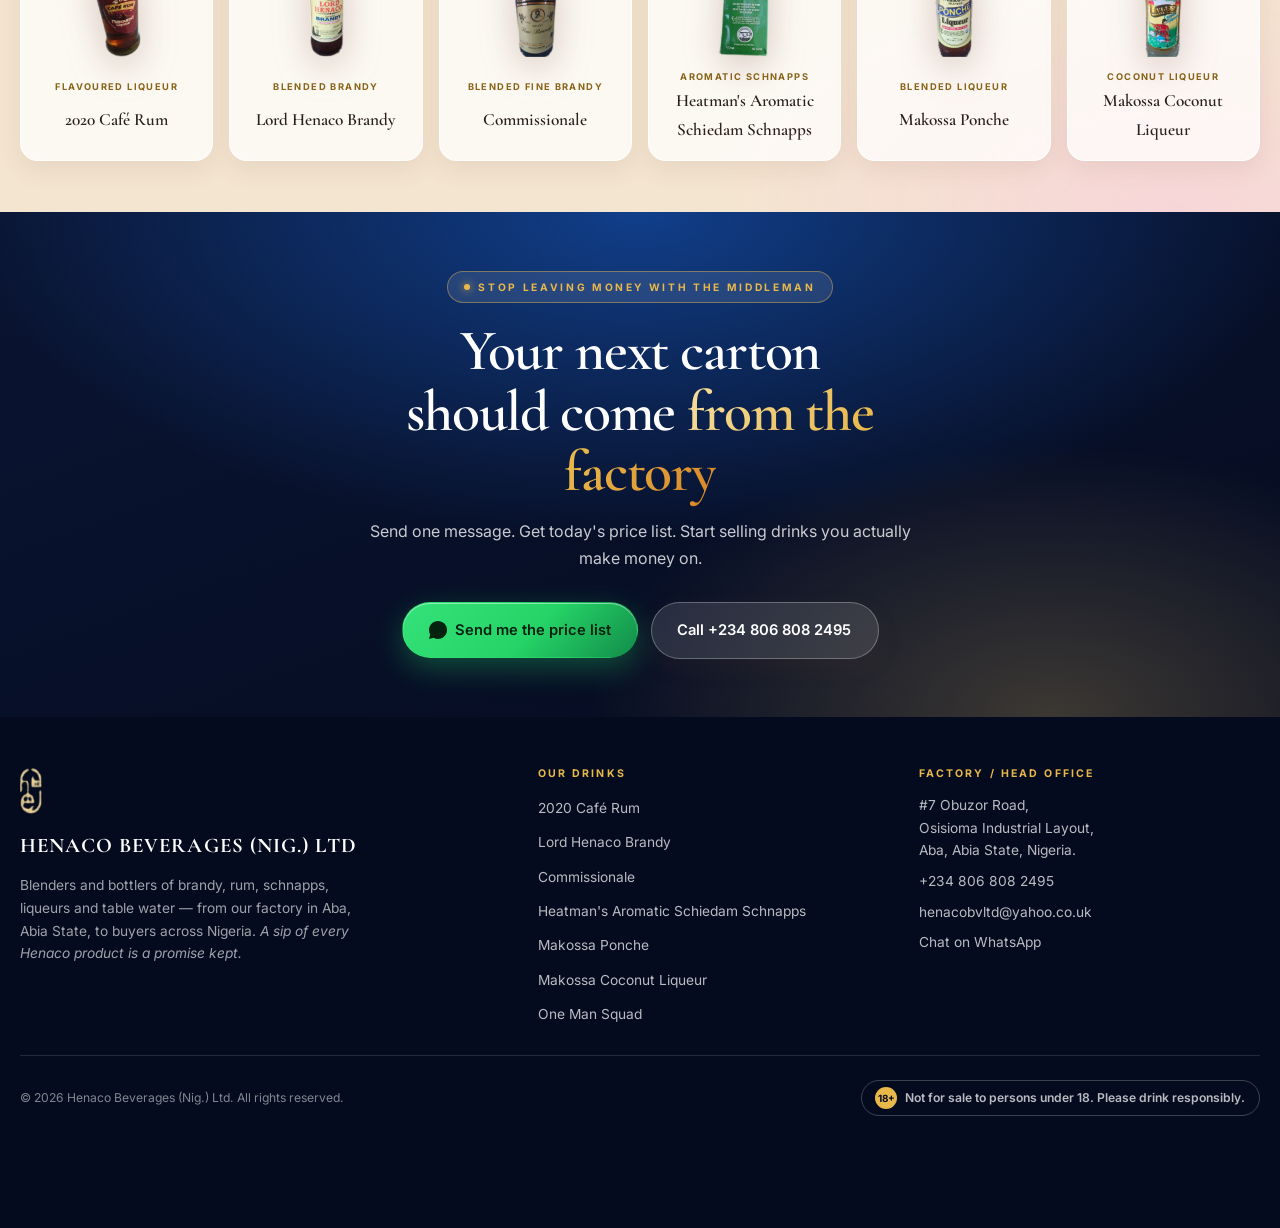
<file: one-man-squad-dark-rum.html>
<!DOCTYPE html>
<html lang="en-NG">
<head>
<meta charset="UTF-8" />
<meta name="viewport" content="width=device-width, initial-scale=1.0" />
<meta name="theme-color" content="#F4E5D0" />
<title>Buy One Man Squad Dark Rum in Nigeria | 45% | Henaco, Aba</title>
<meta name="description" content="One Man Squad Blended Dark Rum, 45% vol. Blended and bottled by Henaco in Aba. Carton prices, nationwide delivery." />
<link rel="canonical" href="https://henacobeverages.com/one-man-squad-dark-rum.html" />
<meta property="og:type" content="product" />
<meta property="og:title" content="One Man Squad — Henaco Beverages, Aba" />
<meta property="og:description" content="One Man Squad Blended Dark Rum, 45% vol. Blended and bottled by Henaco in Aba. Carton prices, nationwide delivery." />
<meta property="og:url" content="https://henacobeverages.com/one-man-squad-dark-rum.html" />
<meta property="og:image" content="https://henacobeverages.com/images/scenes/og-share.jpg" />
<meta property="og:locale" content="en_NG" />
<meta name="twitter:card" content="summary_large_image" />
<link rel="icon" href="favicon.ico" sizes="any">
<link rel="icon" type="image/png" sizes="32x32" href="favicon-32.png">
<link rel="apple-touch-icon" href="apple-touch-icon.png">
<link rel="preconnect" href="https://fonts.googleapis.com">
<link rel="preconnect" href="https://fonts.gstatic.com" crossorigin>
<link href="https://fonts.googleapis.com/css2?family=Cormorant+Garamond:wght@600;700&family=Inter:wght@400;600;700&display=swap" rel="stylesheet">
<link rel="stylesheet" href="css/theme.css" />
<script type="application/ld+json">{"@context": "https://schema.org", "@type": "Product", "name": "One Man Squad", "category": "Blended Dark Rum", "image": "https://henacobeverages.com/images/products/one-man-squad.webp", "description": "One Man Squad Blended Dark Rum, 45% ALC/VOL. Blended and bottled by Henaco Beverages, Aba. High-rotation bottle for bars and shops. Carton prices, nationwide delivery.", "brand": {"@type": "Brand", "name": "One Man Squad"}, "manufacturer": {"@type": "Organization", "name": "Henaco Beverages (Nig.) Ltd", "address": {"@type": "PostalAddress", "streetAddress": "#7 Obuzor Road, Osisioma Industrial Layout", "addressLocality": "Aba", "addressRegion": "Abia State", "addressCountry": "NG"}}, "url": "https://henacobeverages.com/one-man-squad-dark-rum.html"}</script>
<script type="application/ld+json">{"@context": "https://schema.org", "@type": "BreadcrumbList", "itemListElement": [{"@type": "ListItem", "position": 1, "name": "Home", "item": "https://henacobeverages.com/"}, {"@type": "ListItem", "position": 2, "name": "Our drinks", "item": "https://henacobeverages.com/#products"}, {"@type": "ListItem", "position": 3, "name": "One Man Squad", "item": "https://henacobeverages.com/one-man-squad-dark-rum.html"}]}</script>
</head>
<body>

<header class="hero hero-slim">
  <div class="hero-arch" aria-hidden="true"><span></span><span></span><span></span><span></span></div>
  <div class="hero-bar">
    <div class="hero-bar-left">
      <a class="glass-chip is-menu" href="index.html#products">
        <svg viewBox="0 0 24 24" fill="none" stroke="currentColor" stroke-width="2"><line x1="3" y1="12" x2="21" y2="12"/><line x1="3" y1="6" x2="21" y2="6"/><line x1="3" y1="18" x2="21" y2="18"/></svg>
        All drinks
      </a>
      <a class="glass-chip" href="index.html#wholesale">Wholesale</a>
      <a class="glass-chip" href="index.html#delivery">Delivery</a>
    </div>
    <a class="brandmark" href="index.html">
      <img src="images/brand/henaco-mark.webp" alt="" width="132" height="276">
      <span class="brandmark-txt"><strong>Henaco Beverages</strong><small>Aba · Nigeria</small></span>
    </a>
    <div class="hero-bar-right">
      <a class="glass-chip is-wa" data-wa="Hello Henaco Beverages, I want to order One Man Squad. Please send me your price list." href="#" target="_blank" rel="noopener"><svg viewBox="0 0 24 24" fill="currentColor"><path d="M20.52 3.48A11.78 11.78 0 0 0 12 0C5.37 0 0 5.37 0 12c0 2.11.55 4.17 1.6 5.99L0 24l6.2-1.63A11.95 11.95 0 0 0 12 24c6.63 0 12-5.37 12-12 0-3.2-1.25-6.21-3.48-8.52z"/></svg> WhatsApp</a>
      <a class="glass-icon-btn" href="tel:+2348068082495" aria-label="Call Henaco Beverages"><svg viewBox="0 0 24 24" fill="none" stroke="currentColor" stroke-width="2"><path d="M22 16.92v3a2 2 0 0 1-2.18 2 19.79 19.79 0 0 1-8.63-3.07 19.5 19.5 0 0 1-6-6 19.79 19.79 0 0 1-3.07-8.67A2 2 0 0 1 4.11 2h3a2 2 0 0 1 2 1.72c.13.96.37 1.9.72 2.8a2 2 0 0 1-.45 2.11L8.09 9.91a16 16 0 0 0 6 6l1.27-1.27a2 2 0 0 1 2.11-.45c.9.35 1.84.59 2.8.72A2 2 0 0 1 22 16.92z"/></svg></a>
    </div>
  </div>

  <nav class="crumbs" aria-label="Breadcrumb">
    <a href="index.html">Home</a> <span>/</span>
    <a href="index.html#products">Our drinks</a> <span>/</span>
    <em>One Man Squad</em>
  </nav>

  <div class="pp-stage">
    <div class="pp-media">
      <img src="images/products/one-man-squad.webp" alt="One Man Squad Blended Dark Rum bottle" width="480" height="900">
    </div>
    <div class="pp-body">
      <span class="kind">Blended Dark Rum</span>
      <h1>One Man Squad</h1>
      <p class="pp-lede">45% and proud of it. For the customer who wants something with shoulders.</p>
      <div class="prod-spec"><b>Dark Rum</b><b>45% ALC/VOL</b><b>High rotation</b></div>
      <div class="btn-row">
        <a class="btn btn-whatsapp" data-wa="Hello Henaco Beverages, please send me the carton price for One Man Squad." href="#" target="_blank" rel="noopener"><svg viewBox="0 0 24 24" fill="currentColor"><path d="M20.52 3.48A11.78 11.78 0 0 0 12 0C5.37 0 0 5.37 0 12c0 2.11.55 4.17 1.6 5.99L0 24l6.2-1.63A11.95 11.95 0 0 0 12 24c6.63 0 12-5.37 12-12 0-3.2-1.25-6.21-3.48-8.52z"/></svg> Get carton price</a>
        <a class="btn btn-glass" href="tel:+2348068082495">Call the factory</a>
      </div>
      <div class="hero-proof">
        <span><svg viewBox="0 0 24 24" fill="none" stroke="currentColor" stroke-width="2"><path d="M9 12l2 2 4-4"/><circle cx="12" cy="12" r="10"/></svg> Factory-direct price</span>
        <span><svg viewBox="0 0 24 24" fill="none" stroke="currentColor" stroke-width="2"><path d="M3 21h18M5 21V7l7-4 7 4v14M9 21v-6h6v6"/></svg> Blended &amp; bottled in Aba</span>
        <span><svg viewBox="0 0 24 24" fill="none" stroke="currentColor" stroke-width="2"><rect x="1" y="3" width="15" height="13"/><path d="M16 8h4l3 3v5h-7z"/><circle cx="5.5" cy="18.5" r="2.5"/><circle cx="18.5" cy="18.5" r="2.5"/></svg> Delivery to every state</span>
        <span><svg viewBox="0 0 24 24" fill="none" stroke="currentColor" stroke-width="2"><path d="M20 7H4a1 1 0 0 0-1 1v11a1 1 0 0 0 1 1h16a1 1 0 0 0 1-1V8a1 1 0 0 0-1-1zM3 7l3-4h12l3 4M12 7v13"/></svg> Mixed cartons welcome</span>
      </div>
    </div>
  </div>
</header>

<main>
<section class="section section-cream">
  <div class="container pp-cols">
    <div class="pp-prose reveal">
      <h2>Why this one sells</h2>
      <p>This is a fast-rotation bottle. It leaves the counter quicker than you can restock the fridge, because it is aimed squarely at the customer who is not looking for anything sweet or subtle.</p><p>High rotation is worth more than high margin per bottle. A carton that empties in days and gets reordered every week beats a premium bottle that sits there looking pretty.</p><p>Blended dark rum at 45% ALC/VOL, blended and bottled by Henaco Beverages Limited in Aba.</p>
      
    </div>
    <aside class="pp-aside reveal">
      <h3>Best for</h3>
      <ul class="pp-sells"><li>Roadside bars and joints</li><li>Provision shops with fast counter trade</li><li>Customers who want strength, not sweetness</li><li>Weekly reorder trade</li></ul>
      <a class="btn btn-gold" data-wa="Hello Henaco Beverages, please send me the carton price for One Man Squad." href="#" target="_blank" rel="noopener">Get carton price</a>
      <p class="pp-note">Prices move with the market, so we quote on request. Message us and we will send today's list.</p>
    </aside>
  </div>
</section>

<section class="section section-deep">
  <div class="container">
    <div class="section-head center reveal">
      <span class="eyebrow">Stock the full range</span>
      <h2>Buy it with the <span class="glow">rest of the shelf</span></h2>
      <p>One supplier, one delivery, one WhatsApp chat. Mix your carton however your market wants it.</p>
    </div>
    <div class="rel-grid reveal">
        <a class="rel-card" href="2020-cafe-rum.html">
          <img src="images/products/cafe-rum-2020.webp" alt="2020 Café Rum Flavoured Liqueur 75cl bottle" loading="lazy">
          <span class="rel-kind">Flavoured Liqueur</span>
          <span class="rel-name">2020 Café Rum</span>
        </a>
        <a class="rel-card" href="lord-henaco-brandy.html">
          <img src="images/products/lord-henaco-brandy.webp" alt="Lord Henaco Blended Brandy 75cl bottle" loading="lazy">
          <span class="rel-kind">Blended Brandy</span>
          <span class="rel-name">Lord Henaco Brandy</span>
        </a>
        <a class="rel-card" href="commissionale-fine-brandy.html">
          <img src="images/products/commissionale-brandy.webp" alt="Commissionale Blended Fine Brandy 70cl bottle" loading="lazy">
          <span class="rel-kind">Blended Fine Brandy</span>
          <span class="rel-name">Commissionale</span>
        </a>
        <a class="rel-card" href="heatmans-aromatic-schnapps.html">
          <img src="images/products/heatmans-schnapps.webp" alt="Heatman's Aromatic Schiedam Schnapps 750ml in green carton" loading="lazy">
          <span class="rel-kind">Aromatic Schnapps</span>
          <span class="rel-name">Heatman's Aromatic Schiedam Schnapps</span>
        </a>
        <a class="rel-card" href="makossa-ponche-liqueur.html">
          <img src="images/products/makossa-ponche.webp" alt="Makossa Blended Ponche Liqueur bottle" loading="lazy">
          <span class="rel-kind">Blended Liqueur</span>
          <span class="rel-name">Makossa Ponche</span>
        </a>
        <a class="rel-card" href="makossa-coconut-liqueur.html">
          <img src="images/products/makossa-coconut.webp" alt="Makossa Coconut Liqueur bottle" loading="lazy">
          <span class="rel-kind">Coconut Liqueur</span>
          <span class="rel-name">Makossa Coconut Liqueur</span>
        </a></div>
  </div>
</section>
</main>

<section class="cta-strip on-dark reveal">
  <span class="eyebrow">Stop leaving money with the middleman</span>
  <h2>Your next carton should come <span class="glow">from the factory</span></h2>
  <p>Send one message. Get today's price list. Start selling drinks you actually make money on.</p>
  <div class="btn-row">
    <a class="btn btn-whatsapp" data-wa="Hello Henaco Beverages, please send me your current price list. I am ready to order." href="#" target="_blank" rel="noopener"><svg viewBox="0 0 24 24" fill="currentColor"><path d="M20.52 3.48A11.78 11.78 0 0 0 12 0C5.37 0 0 5.37 0 12c0 2.11.55 4.17 1.6 5.99L0 24l6.2-1.63A11.95 11.95 0 0 0 12 24c6.63 0 12-5.37 12-12 0-3.2-1.25-6.21-3.48-8.52z"/></svg> Send me the price list</a>
    <a class="btn btn-glass" href="tel:+2348068082495">Call +234 806 808 2495</a>
  </div>
</section>

<footer class="foot on-dark">
  <div class="container">
    <div class="foot-grid">
      <div class="foot-brand">
        <img src="images/brand/henaco-mark-light.webp" alt="" width="132" height="276">
        <strong>HENACO BEVERAGES (NIG.) LTD</strong>
        <p>Blenders and bottlers of brandy, rum, schnapps, liqueurs and table water — from our factory in Aba, Abia State, to buyers across Nigeria. <em>A sip of every Henaco product is a promise kept.</em></p>
      </div>
      <div>
        <h4>Our drinks</h4>
        <ul><li><a href="2020-cafe-rum.html">2020 Café Rum</a></li><li><a href="lord-henaco-brandy.html">Lord Henaco Brandy</a></li><li><a href="commissionale-fine-brandy.html">Commissionale</a></li><li><a href="heatmans-aromatic-schnapps.html">Heatman's Aromatic Schiedam Schnapps</a></li><li><a href="makossa-ponche-liqueur.html">Makossa Ponche</a></li><li><a href="makossa-coconut-liqueur.html">Makossa Coconut Liqueur</a></li><li><a href="one-man-squad-dark-rum.html">One Man Squad</a></li></ul>
      </div>
      <div>
        <h4>Factory / Head office</h4>
        <address>
          <span>#7 Obuzor Road,<br>Osisioma Industrial Layout,<br>Aba, Abia State, Nigeria.</span>
          <a href="tel:+2348068082495">+234 806 808 2495</a>
          <a href="mailto:henacobvltd@yahoo.co.uk">henacobvltd@yahoo.co.uk</a>
          <a data-wa="Hello Henaco Beverages, I would like to place an order." href="#" target="_blank" rel="noopener">Chat on WhatsApp</a>
        </address>
      </div>
    </div>
    <div class="foot-bottom">
      <span>&copy; <span id="yr">2026</span> Henaco Beverages (Nig.) Ltd. All rights reserved.</span>
      <span class="age-badge"><b>18+</b> Not for sale to persons under 18. Please drink responsibly.</span>
    </div>
  </div>
</footer>

<a class="float-wa" data-wa="Hello Henaco Beverages, I saw your website and I want to place an order." href="#" target="_blank" rel="noopener" aria-label="Chat with Henaco Beverages on WhatsApp"><svg viewBox="0 0 24 24" fill="currentColor"><path d="M20.52 3.48A11.78 11.78 0 0 0 12 0C5.37 0 0 5.37 0 12c0 2.11.55 4.17 1.6 5.99L0 24l6.2-1.63A11.95 11.95 0 0 0 12 24c6.63 0 12-5.37 12-12 0-3.2-1.25-6.21-3.48-8.52z"/></svg></a>

<div class="mobile-bar">
  <a class="btn btn-glass" href="tel:+2348068082495">Call</a>
  <a class="btn btn-whatsapp" data-wa="Hello Henaco Beverages, please send me your price list. I want to order." href="#" target="_blank" rel="noopener">Order on WhatsApp</a>
</div>

<script src="js/app.js" defer></script>
</body>
</html>
</file>
<file: css/theme.css>
/* ============================================================
   HENACO BEVERAGES (NIG.) LTD — theme
   Aba, Abia State · Nationwide delivery

   Warm cream ground (per the reference studio site) carrying
   Henaco's own blue + gold. Sections run edge to edge with no
   gaps. Hero is split: neon tunnel panel left, the pitch right.
   ============================================================ */

:root {
  /* Ground — warm cream */
  --c-cream: #FDF4E8;
  --c-cream-deep: #F4E5D0;
  --c-blush: #FBE0CF;
  --c-peach: #F8D4BB;
  --c-sand: #EFDCC4;

  /* Ink */
  --c-ink: #2A1F1A;
  --c-ink-soft: #5C4A3F;
  --c-ink-dim: #7A6455;    /* darkened: stat labels need 4.5:1 on cream */

  /* Henaco brand */
  --c-blue: #1763D6;
  --c-blue-deep: #0F3D91;
  --c-blue-bright: #2E8CFF;
  --c-navy: #0A1533;
  --c-navy-deep: #050B1F;
  --c-gold: #C9A961;
  --c-gold-bright: #E8B84B;
  --c-gold-deep: #8A6418;   /* darkened: small-caps labels need 4.5:1 on cream */
  --c-amber: #D98324;

  --c-glass: rgba(255, 255, 255, 0.55);
  --c-glass-strong: rgba(255, 255, 255, 0.78);
  --c-glass-border: rgba(255, 255, 255, 0.85);

  --wa: #25D366;

  --serif: "Cormorant Garamond", "Playfair Display", Georgia, serif;
  --sans: "Inter", -apple-system, BlinkMacSystemFont, "Segoe UI", Roboto, sans-serif;

  --r-sm: 12px;
  --r-md: 18px;
  --r-lg: 28px;
  --r-xl: 40px;

  --sh-soft: 0 8px 24px rgba(120, 70, 50, 0.10);
  --sh-glass: 0 12px 36px rgba(160, 100, 70, 0.18);
  --sh-deep: 0 30px 80px rgba(120, 70, 50, 0.24);
  --sh-gold: 0 12px 32px rgba(201, 169, 97, 0.34);

  --maxw: 1240px;
}

* { box-sizing: border-box; margin: 0; padding: 0; }
html { scroll-behavior: smooth; -webkit-text-size-adjust: 100%; }

body {
  font-family: var(--sans);
  color: var(--c-ink);
  background: var(--c-cream-deep);
  line-height: 1.65;
  font-size: 16px;
  -webkit-font-smoothing: antialiased;
  -moz-osx-font-smoothing: grayscale;
  overflow-x: hidden;
}

img { max-width: 100%; height: auto; display: block; }
a { color: var(--c-gold-deep); text-decoration: none; transition: color .25s; }
a:hover { color: var(--c-blue); }

h1, h2, h3, h4 {
  font-family: var(--serif);
  font-weight: 600;
  line-height: 1.05;
  letter-spacing: -0.02em;
  color: var(--c-ink);
}

::selection { background: var(--c-gold-bright); color: var(--c-ink); }

:focus-visible {
  outline: 2px solid var(--c-blue);
  outline-offset: 3px;
  border-radius: 6px;
}

.container { width: min(100% - 2.5rem, var(--maxw)); margin-inline: auto; }
.sr-only {
  position: absolute; width: 1px; height: 1px; padding: 0;
  overflow: hidden; clip: rect(0 0 0 0); white-space: nowrap; border: 0;
}

/* ============================================================
   BUTTONS
   ============================================================ */
.btn {
  display: inline-flex;
  align-items: center;
  justify-content: center;
  gap: .55rem;
  padding: .95rem 1.6rem;
  border-radius: 999px;
  font-family: var(--sans);
  font-size: .92rem;
  font-weight: 600;
  border: 1px solid transparent;
  cursor: pointer;
  transition: transform .25s cubic-bezier(.2,.8,.2,1), box-shadow .25s, background .25s, color .25s;
  white-space: nowrap;
}
.btn svg { width: 18px; height: 18px; flex-shrink: 0; }
.btn:hover { transform: translateY(-2px); }
.btn:active { transform: translateY(0); }

.btn-gold {
  background: linear-gradient(135deg, #F3DFA8 0%, var(--c-gold-bright) 45%, var(--c-gold-deep) 100%);
  color: #2A1B00;
  box-shadow: var(--sh-gold), inset 0 1px 0 rgba(255,255,255,.6);
}
.btn-gold:hover { color: #2A1B00; box-shadow: 0 18px 44px rgba(201,169,97,.5), inset 0 1px 0 rgba(255,255,255,.65); }

.btn-whatsapp {
  background: linear-gradient(135deg, #34E27A 0%, var(--wa) 55%, #128C4A 100%);
  color: #04220F;
  box-shadow: 0 10px 30px rgba(37, 211, 102, .32), inset 0 1px 0 rgba(255,255,255,.45);
}
.btn-whatsapp:hover { color: #04220F; box-shadow: 0 18px 44px rgba(37,211,102,.45); }

.btn-glass {
  background: var(--c-glass-strong);
  -webkit-backdrop-filter: blur(18px) saturate(150%);
  backdrop-filter: blur(18px) saturate(150%);
  border-color: var(--c-glass-border);
  color: var(--c-ink);
  box-shadow: var(--sh-soft);
}
.btn-glass:hover { background: #fff; color: var(--c-blue-deep); }

/* on dark panels */
.on-dark .btn-glass {
  background: rgba(255,255,255,.12);
  border-color: rgba(255,255,255,.28);
  color: #fff;
  -webkit-backdrop-filter: blur(16px);
  backdrop-filter: blur(16px);
}
.on-dark .btn-glass:hover { background: rgba(255,255,255,.22); color: #fff; }

.btn-sm { padding: .62rem 1.1rem; font-size: .8rem; }
.btn-row { display: flex; flex-wrap: wrap; gap: .8rem; }

/* ============================================================
   HERO — tunnel panel left, pitch right
   ============================================================ */
.hero {
  position: relative;
  overflow: hidden;
  isolation: isolate;
  padding: 0 0 clamp(1.4rem, 2.6vw, 2.4rem);
  background:
    radial-gradient(ellipse 70% 55% at 18% 12%, #FFE9D8 0%, transparent 62%),
    radial-gradient(ellipse 65% 55% at 88% 78%, #F7D3D6 0%, transparent 60%),
    radial-gradient(ellipse 80% 60% at 55% 100%, #F2DEC4 0%, transparent 65%),
    linear-gradient(180deg, var(--c-cream) 0%, var(--c-cream-deep) 62%, var(--c-sand) 100%);
}

/* soft vertical light streaks, like the reference */
.hero-arch { position: absolute; inset: 0; pointer-events: none; z-index: 0; overflow: hidden; opacity: .8; }
.hero-arch::before, .hero-arch::after {
  content: "";
  position: absolute; top: 0; bottom: 0; width: 90px;
  background: linear-gradient(180deg, rgba(255,255,255,.7) 0%, rgba(255,255,255,.25) 45%, transparent 100%);
  filter: blur(20px);
}
.hero-arch::before { left: 30%; }
.hero-arch::after { right: 12%; }
.hero-arch span {
  position: absolute; top: 0; bottom: 0; width: 1px;
  background: linear-gradient(180deg, transparent, rgba(255,255,255,.75), transparent);
}
.hero-arch span:nth-child(1) { left: 38%; }
.hero-arch span:nth-child(2) { left: 52%; }
.hero-arch span:nth-child(3) { left: 67%; }
.hero-arch span:nth-child(4) { left: 82%; }

/* ---- top bar ---- */
.hero-bar {
  position: relative;
  z-index: 6;
  display: grid;
  grid-template-columns: 1fr auto 1fr;
  align-items: center;
  gap: 1rem;
  width: min(100% - 2.5rem, var(--maxw));
  margin-inline: auto;
  padding: clamp(1rem, 2vw, 1.5rem) 0;
}
.hero-bar-left, .hero-bar-right { display: flex; align-items: center; gap: .55rem; }
.hero-bar-right { justify-content: flex-end; }

.brandmark { display: flex; align-items: center; gap: .6rem; justify-content: center; }
.brandmark img { height: 38px; width: auto; }
.brandmark-txt { line-height: 1.1; text-align: left; }
.brandmark-txt strong {
  display: block;
  font-family: var(--serif);
  font-weight: 700;
  font-size: clamp(.98rem, 1.4vw, 1.18rem);
  letter-spacing: .07em;
  text-transform: uppercase;
  color: var(--c-blue-deep);
}
.brandmark-txt small {
  display: block;
  font-size: .56rem;
  letter-spacing: .3em;
  text-transform: uppercase;
  color: var(--c-gold-deep);
  margin-top: 2px;
}

.glass-chip {
  display: inline-flex;
  align-items: center;
  gap: .45rem;
  background: var(--c-glass-strong);
  -webkit-backdrop-filter: blur(18px) saturate(150%);
  backdrop-filter: blur(18px) saturate(150%);
  border: 1px solid var(--c-glass-border);
  border-radius: 999px;
  padding: .5rem .95rem;
  font-size: .76rem;
  font-weight: 600;
  color: var(--c-ink);
  box-shadow: var(--sh-soft);
  transition: background .25s, color .25s, transform .25s;
}
.glass-chip svg { width: 15px; height: 15px; }
.glass-chip:hover { background: #fff; color: var(--c-blue-deep); transform: translateY(-1px); }
.glass-chip.is-wa { color: #0B6B39; }

.glass-icon-btn {
  display: inline-grid;
  place-items: center;
  width: 38px; height: 38px;
  border-radius: 50%;
  background: var(--c-glass-strong);
  -webkit-backdrop-filter: blur(16px);
  backdrop-filter: blur(16px);
  border: 1px solid var(--c-glass-border);
  color: var(--c-ink);
  box-shadow: var(--sh-soft);
  transition: background .25s, transform .25s;
}
.glass-icon-btn svg { width: 17px; height: 17px; }
.glass-icon-btn:hover { background: #fff; transform: translateY(-1px); color: var(--c-blue-deep); }

/* ---- the split stage ---- */
.hero-stage {
  position: relative;
  z-index: 4;
  width: min(100% - 2.5rem, var(--maxw));
  margin-inline: auto;
  display: grid;
  grid-template-columns: minmax(0, 1.46fr) minmax(0, 1fr);
  gap: clamp(1.5rem, 3vw, 2.75rem);
  align-items: center;
  padding-top: clamp(.5rem, 2vw, 1.5rem);
}

/* the dark tunnel panel — bottles are clipped inside it, so they
   can never wash over the copy again */
.hero-visual {
  position: relative;
  border-radius: var(--r-xl);
  overflow: hidden;
  aspect-ratio: 8 / 7;
  max-height: 80vh;
  background: var(--c-navy-deep);
  border: 1px solid rgba(255,255,255,.6);
  box-shadow: var(--sh-deep), 0 0 0 1px rgba(160,110,80,.10);
  isolation: isolate;
}
.hero-video {
  position: absolute;
  inset: 0;
  width: 100%; height: 100%;
  object-fit: cover;
  z-index: 0;
  transform: scale(1.02);
}
.portal-layer { position: absolute; inset: 0; z-index: 1; pointer-events: none; overflow: hidden; }
/* inner vignette so the bottles sink into the tunnel */
.hero-visual::after {
  content: "";
  position: absolute; inset: 0; z-index: 2; pointer-events: none;
  background:
    radial-gradient(ellipse 62% 50% at 50% 45%, transparent 0%, rgba(3,7,22,.22) 72%, rgba(3,7,22,.6) 100%),
    linear-gradient(180deg, rgba(3,7,22,.35) 0%, transparent 26%, transparent 68%, rgba(3,7,22,.6) 100%);
}
/* warm glow bleeding out of the panel onto the cream */
.hero-visual::before {
  content: "";
  position: absolute; inset: -14%;
  z-index: -1;
  background: radial-gradient(circle, rgba(46,140,255,.30) 0%, rgba(201,169,97,.16) 45%, transparent 70%);
  filter: blur(50px);
}

.flyer {
  position: absolute; top: 0; left: 0;
  width: 132px;   /* JS re-sizes this to ~20% of the panel */
  transform-origin: 50% 50%;
  will-change: transform, opacity;
  filter: drop-shadow(0 16px 30px rgba(0,0,0,.6));
}
.portal-glow {
  position: absolute; top: 0; left: 0;
  width: 200px; height: 200px;
  margin: -100px 0 0 -100px;
  border-radius: 50%;
  pointer-events: none;
  background: radial-gradient(circle, rgba(232,184,75,.55) 0%, rgba(46,140,255,.28) 38%, transparent 70%);
  filter: blur(20px);
  opacity: .55;
  will-change: transform, opacity;
}

/* ---- the pitch, on the right ---- */
.hero-body { position: relative; z-index: 5; }

.eyebrow {
  display: inline-flex;
  align-items: center;
  gap: .5rem;
  font-size: .64rem;
  font-weight: 700;
  letter-spacing: .26em;
  text-transform: uppercase;
  color: var(--c-gold-deep);
  background: rgba(255,255,255,.6);
  border: 1px solid rgba(201,169,97,.45);
  border-radius: 999px;
  padding: .42rem 1rem;
  margin-bottom: 1.1rem;
}
.eyebrow::before {
  content: "";
  width: 6px; height: 6px; border-radius: 50%;
  background: var(--c-gold-bright);
  box-shadow: 0 0 8px var(--c-gold-bright);
  animation: blip 2.4s ease-in-out infinite;
}
@keyframes blip { 0%,100% { opacity: 1; } 50% { opacity: .28; } }

.hero-body h1 {
  font-size: clamp(2.5rem, 5.9vw, 5.4rem);
  line-height: .94;
  max-width: 15ch;
}
.hero-body h1 .glow {
  background: linear-gradient(120deg, var(--c-blue-deep) 0%, var(--c-blue) 45%, var(--c-gold-deep) 100%);
  -webkit-background-clip: text;
  background-clip: text;
  -webkit-text-fill-color: transparent;
}
.hero-body .sub {
  margin-top: 1.1rem;
  max-width: 45ch;
  font-size: clamp(.95rem, 1.15vw, 1.06rem);
  color: var(--c-ink-soft);
}
.hero-body .btn-row { margin-top: 1.7rem; }

.hero-proof {
  display: grid;
  grid-template-columns: 1fr 1fr;
  gap: .5rem 1.2rem;
  margin-top: 1.7rem;
  padding-top: 1.4rem;
  border-top: 1px solid rgba(160,110,80,.2);
  font-size: .76rem;
  color: var(--c-ink-soft);
}
.hero-proof span { display: inline-flex; align-items: flex-start; gap: .45rem; line-height: 1.35; }
.hero-proof svg { width: 14px; height: 14px; color: var(--c-gold-deep); flex-shrink: 0; margin-top: 2px; }

/* ============================================================
   MARQUEE — flush, no gaps
   ============================================================ */
.marquee {
  position: relative;
  overflow: hidden;
  background: linear-gradient(90deg, var(--c-navy-deep), var(--c-blue-deep) 50%, var(--c-navy-deep));
  padding: .95rem 0;
}
.marquee-track { display: flex; width: max-content; animation: slide 34s linear infinite; }
.marquee:hover .marquee-track { animation-play-state: paused; }
@keyframes slide { from { transform: translateX(0); } to { transform: translateX(-50%); } }
.marquee-track span {
  display: inline-flex;
  align-items: center;
  gap: .34em;            /* inline-flex drops the whitespace around <b> */
  padding: 0 1.6rem;
  font-size: .76rem;
  font-weight: 600;
  letter-spacing: .12em;
  text-transform: uppercase;
  color: rgba(255,255,255,.72);
  white-space: nowrap;
}
.marquee-track span b { color: var(--c-gold-bright); font-weight: 700; }
.marquee-track span::after {
  content: "";
  width: 5px; height: 5px; border-radius: 50%;
  background: var(--c-gold-bright);
  margin-left: 1.6rem;
  opacity: .7;
}

/* ============================================================
   SECTIONS — flush, alternating warmth
   ============================================================ */
.section { padding: clamp(2.1rem, 4vw, 3.5rem) 0; position: relative; }
.section-cream { background: var(--c-cream); }
.section-deep {
  background:
    radial-gradient(ellipse 70% 60% at 12% 0%, #FFEBDA 0%, transparent 60%),
    radial-gradient(ellipse 60% 60% at 92% 100%, #F7D6D8 0%, transparent 60%),
    var(--c-cream-deep);
}

.section-head { max-width: 62ch; margin-bottom: clamp(1.3rem, 2.4vw, 2rem); }
.section-head.center { margin-inline: auto; text-align: center; }
.section-head h2 { font-size: clamp(2rem, 4.4vw, 3.4rem); margin-top: .7rem; }
.section-head h2 .glow {
  background: linear-gradient(120deg, var(--c-blue-deep), var(--c-blue) 50%, var(--c-gold-deep));
  -webkit-background-clip: text; background-clip: text;
  -webkit-text-fill-color: transparent;
}
.section-head p { margin-top: .9rem; color: var(--c-ink-soft); font-size: clamp(.95rem, 1.15vw, 1.04rem); }

.grid { display: grid; gap: 1.1rem; }
.grid-2 { grid-template-columns: repeat(auto-fit, minmax(320px, 1fr)); }
.grid-3 { grid-template-columns: repeat(auto-fit, minmax(280px, 1fr)); }
.grid-4 { grid-template-columns: repeat(auto-fit, minmax(240px, 1fr)); }

/* ============================================================
   PRODUCT CARDS
   ============================================================ */
.prod-grid { grid-template-columns: repeat(auto-fit, minmax(252px, 1fr)); gap: 1.1rem; }

.prod {
  position: relative;
  border-radius: var(--r-lg);
  padding: 1.5rem 1.35rem 1.35rem;
  background: linear-gradient(180deg, rgba(255,255,255,.92) 0%, rgba(255,255,255,.62) 100%);
  border: 1px solid var(--c-glass-border);
  -webkit-backdrop-filter: blur(14px);
  backdrop-filter: blur(14px);
  box-shadow: var(--sh-glass);
  transform-style: preserve-3d;
  transition: box-shadow .35s, border-color .35s;
  overflow: hidden;
}
.prod::before {
  content: "";
  position: absolute; inset: -1px;
  border-radius: inherit;
  background: radial-gradient(320px circle at var(--mx, 50%) var(--my, 0%), rgba(201,169,97,.24), transparent 62%);
  opacity: 0;
  transition: opacity .35s;
  pointer-events: none;
}
.prod:hover { border-color: rgba(201,169,97,.6); box-shadow: 0 28px 64px rgba(120,70,50,.26); }
.prod:hover::before { opacity: 1; }

.prod-media {
  position: relative;
  height: 250px;
  display: grid;
  place-items: end center;
  margin-bottom: 1.1rem;
  transform: translateZ(40px);
}
.prod-media::after {
  content: "";
  position: absolute;
  bottom: 2px; left: 50%;
  width: 62%; height: 14px;
  transform: translateX(-50%);
  background: radial-gradient(ellipse, rgba(120,70,50,.34) 0%, transparent 72%);
  filter: blur(5px);
}
.prod-media img {
  max-height: 240px;
  width: auto;
  object-fit: contain;
  filter: drop-shadow(0 14px 22px rgba(120,70,50,.3));
  transition: transform .45s cubic-bezier(.2,.8,.2,1);
  position: relative;
  z-index: 1;
}
.prod:hover .prod-media img { transform: translateY(-9px) scale(1.045); }

.prod-tag {
  position: absolute;
  top: 0; left: 0;
  font-size: .58rem;
  font-weight: 700;
  letter-spacing: .16em;
  text-transform: uppercase;
  color: #2A1B00;
  background: linear-gradient(135deg, #F3DFA8, var(--c-gold-bright));
  padding: .3rem .6rem;
  border-radius: 999px;
  z-index: 2;
  box-shadow: 0 4px 12px rgba(201,169,97,.4);
}
.prod-tag.cool { background: linear-gradient(135deg, var(--c-blue-bright), var(--c-blue-deep)); color: #fff; }

.prod h3 { font-size: 1.42rem; transform: translateZ(24px); }
.prod .kind {
  display: block;
  font-family: var(--sans);
  font-size: .64rem;
  font-weight: 700;
  letter-spacing: .17em;
  text-transform: uppercase;
  color: var(--c-gold-deep);
  margin-bottom: .35rem;
}
.prod .pitch { font-size: .87rem; color: var(--c-ink-soft); margin-top: .5rem; line-height: 1.55; transform: translateZ(16px); }
.prod-spec { display: flex; flex-wrap: wrap; gap: .35rem; margin-top: .9rem; }
.prod-spec b {
  font-size: .63rem;
  font-weight: 600;
  color: var(--c-ink-soft);
  background: rgba(160,110,80,.09);
  border: 1px solid rgba(160,110,80,.18);
  border-radius: 999px;
  padding: .22rem .6rem;
}
.prod .btn { width: 100%; margin-top: 1.1rem; transform: translateZ(20px); }

/* water band */
.water-band {
  margin-top: 1.5rem;
  padding: 1.7rem 1.6rem;
  border-radius: var(--r-lg);
  background: linear-gradient(120deg, rgba(46,140,255,.14), rgba(255,255,255,.75));
  border: 1px solid var(--c-glass-border);
  box-shadow: var(--sh-soft);
  display: flex;
  flex-wrap: wrap;
  align-items: center;
  gap: 1.2rem;
  justify-content: space-between;
}
.water-band .kind { color: var(--c-blue-deep); }
.water-band p { font-size: .88rem; color: var(--c-ink-soft); margin-top: .4rem; max-width: 52ch; }

/* ============================================================
   WHY CARDS
   ============================================================ */
.why {
  padding: 1.7rem 1.5rem;
  border-radius: var(--r-lg);
  background: rgba(255,255,255,.72);
  border: 1px solid var(--c-glass-border);
  box-shadow: var(--sh-soft);
  transition: transform .35s cubic-bezier(.2,.8,.2,1), box-shadow .35s;
}
.why:hover { transform: translateY(-5px); box-shadow: var(--sh-glass); }
.why-ico {
  width: 46px; height: 46px;
  border-radius: 14px;
  display: grid; place-items: center;
  background: linear-gradient(135deg, rgba(201,169,97,.3), rgba(23,99,214,.2));
  border: 1px solid rgba(201,169,97,.45);
  color: var(--c-blue-deep);
  margin-bottom: 1rem;
}
.why-ico svg { width: 22px; height: 22px; }
.why h3 { font-size: 1.25rem; }
.why p { font-size: .88rem; color: var(--c-ink-soft); margin-top: .5rem; }

/* ============================================================
   TIERS
   ============================================================ */
.tier {
  position: relative;
  padding: 1.9rem 1.6rem;
  border-radius: var(--r-lg);
  background: rgba(255,255,255,.8);
  border: 1px solid var(--c-glass-border);
  box-shadow: var(--sh-soft);
  display: flex;
  flex-direction: column;
  transition: transform .35s, box-shadow .35s;
}
.tier:hover { transform: translateY(-6px); box-shadow: var(--sh-deep); }
.tier.featured {
  border-color: rgba(201,169,97,.7);
  background: linear-gradient(180deg, #FFF8EA, rgba(255,255,255,.9));
  box-shadow: var(--sh-gold);
}
.tier-badge {
  position: absolute;
  top: -11px; left: 50%;
  transform: translateX(-50%);
  font-size: .58rem;
  font-weight: 700;
  letter-spacing: .18em;
  text-transform: uppercase;
  background: linear-gradient(135deg, #F3DFA8, var(--c-gold-bright));
  color: #2A1B00;
  padding: .28rem .85rem;
  border-radius: 999px;
  white-space: nowrap;
  box-shadow: 0 4px 12px rgba(201,169,97,.4);
}
.tier h3 { font-size: 1.6rem; }
.tier .who { font-size: .7rem; font-weight: 700; letter-spacing: .16em; text-transform: uppercase; color: var(--c-gold-deep); margin-bottom: .7rem; }
.tier ul { list-style: none; margin: 1.1rem 0 1.4rem; display: grid; gap: .6rem; }
.tier li { position: relative; padding-left: 1.6rem; font-size: .88rem; color: var(--c-ink-soft); }
.tier li::before {
  content: "";
  position: absolute; left: 0; top: .42em;
  width: 15px; height: 15px; border-radius: 50%;
  background: rgba(201,169,97,.22);
  border: 1px solid rgba(201,169,97,.7);
}
.tier li::after {
  content: "";
  position: absolute; left: 5px; top: .7em;
  width: 5px; height: 2.5px;
  border-left: 1.6px solid var(--c-gold-deep);
  border-bottom: 1.6px solid var(--c-gold-deep);
  transform: rotate(-45deg);
}
.tier .btn { margin-top: auto; width: 100%; }

/* ============================================================
   STEPS + WHATSAPP MOCK
   ============================================================ */
.order-layout {
  display: grid;
  grid-template-columns: 1.05fr .95fr;
  gap: clamp(2rem, 5vw, 4rem);
  align-items: center;
}
.step { display: flex; gap: 1.1rem; padding: 1.2rem 0; border-bottom: 1px solid rgba(160,110,80,.18); }
.step:last-child { border-bottom: 0; }
.step-n {
  flex-shrink: 0;
  width: 44px; height: 44px;
  border-radius: 50%;
  display: grid; place-items: center;
  font-family: var(--serif);
  font-size: 1.3rem;
  font-weight: 700;
  color: var(--c-blue-deep);
  background: rgba(255,255,255,.9);
  border: 1px solid rgba(201,169,97,.55);
  box-shadow: var(--sh-soft);
}
.step h3 { font-size: 1.22rem; }
.step p { font-size: .88rem; color: var(--c-ink-soft); margin-top: .25rem; }

.wa-mock {
  border-radius: var(--r-lg);
  overflow: hidden;
  background: #0B141A;
  border: 1px solid rgba(255,255,255,.6);
  box-shadow: var(--sh-deep);
  max-width: 400px;
  margin-inline: auto;
  width: 100%;
}
.wa-head { display: flex; align-items: center; gap: .7rem; padding: .8rem 1rem; background: #1F2C34; }
.wa-av {
  width: 38px; height: 38px; border-radius: 50%;
  background: linear-gradient(135deg, var(--c-blue-bright), var(--c-blue-deep));
  display: grid; place-items: center;
  font-family: var(--serif); font-weight: 700; color: #fff; font-size: .95rem;
}
.wa-name { font-size: .87rem; font-weight: 600; color: #fff; line-height: 1.2; }
.wa-name small { display: block; font-size: .68rem; color: #8FA6B2; font-weight: 400; }
.wa-body {
  padding: 1rem;
  display: grid; gap: .55rem;
  background:
    linear-gradient(rgba(11,20,26,.94), rgba(11,20,26,.94)),
    repeating-linear-gradient(45deg, #16232B 0 12px, #131F26 12px 24px);
  min-height: 250px;
  align-content: start;
}
.bub {
  max-width: 82%;
  padding: .55rem .8rem;
  border-radius: 10px;
  font-size: .82rem;
  line-height: 1.45;
  color: #E9EDEF;
  opacity: 0;
  transform: translateY(8px);
  animation: bubIn .4s ease forwards;
}
.bub.in { background: #202C33; border-top-left-radius: 3px; justify-self: start; }
.bub.out { background: #005C4B; border-top-right-radius: 3px; justify-self: end; }
.bub small { display: block; font-size: .6rem; color: #8FA6B2; margin-top: .2rem; text-align: right; }
@keyframes bubIn { to { opacity: 1; transform: translateY(0); } }
.wa-foot { padding: .7rem 1rem; background: #1F2C34; font-size: .78rem; color: #8FA6B2; display: flex; align-items: center; gap: .5rem; }

/* ============================================================
   DELIVERY / SPLIT
   ============================================================ */
.split { display: grid; grid-template-columns: 1fr 1fr; gap: clamp(2rem, 5vw, 4rem); align-items: center; }
.split-media {
  position: relative;
  border-radius: var(--r-lg);
  overflow: hidden;
  border: 1px solid var(--c-glass-border);
  background: linear-gradient(160deg, #EAF2FF, #FFFFFF);
  box-shadow: var(--sh-glass);
  padding: 2rem;
  display: grid;
  place-items: center;
  min-height: 260px;
}
.split-media img { filter: drop-shadow(0 18px 34px rgba(120,70,50,.28)); }

.stat-row { display: grid; grid-template-columns: repeat(auto-fit, minmax(120px, 1fr)); gap: 1.4rem 2rem; margin-top: 1.8rem; }
.stat b {
  display: block;
  font-family: var(--serif);
  font-size: clamp(1.9rem, 4vw, 2.7rem);
  font-weight: 700;
  line-height: 1;
  background: linear-gradient(120deg, var(--c-blue-deep), var(--c-blue) 55%, var(--c-gold-deep));
  -webkit-background-clip: text; background-clip: text;
  -webkit-text-fill-color: transparent;
}
.stat span { display: block; font-size: .68rem; letter-spacing: .16em; text-transform: uppercase; color: var(--c-ink-dim); margin-top: .35rem; }

/* ============================================================
   FAQ
   ============================================================ */
.faq-list { display: grid; gap: .75rem; max-width: 860px; margin-inline: auto; }
.faq-item {
  border-radius: var(--r-md);
  background: rgba(255,255,255,.78);
  border: 1px solid var(--c-glass-border);
  box-shadow: var(--sh-soft);
  overflow: hidden;
  transition: border-color .3s, background .3s;
}
.faq-item[open] { border-color: rgba(201,169,97,.65); background: #FFF8EA; }
.faq-item summary {
  list-style: none;
  cursor: pointer;
  padding: 1.05rem 3rem 1.05rem 1.3rem;
  font-size: .96rem;
  font-weight: 600;
  position: relative;
}
.faq-item summary::-webkit-details-marker { display: none; }
.faq-item summary::after {
  content: "";
  position: absolute;
  right: 1.3rem; top: 50%;
  width: 9px; height: 9px;
  border-right: 2px solid var(--c-gold-deep);
  border-bottom: 2px solid var(--c-gold-deep);
  transform: translateY(-70%) rotate(45deg);
  transition: transform .3s;
}
.faq-item[open] summary::after { transform: translateY(-30%) rotate(-135deg); }
.faq-item .faq-a { padding: 0 1.3rem 1.15rem; font-size: .89rem; color: var(--c-ink-soft); }

/* ============================================================
   FINAL CTA — flush dark band
   ============================================================ */
.cta-strip {
  position: relative;
  overflow: hidden;
  padding: clamp(2.4rem, 4.6vw, 3.8rem) clamp(1.5rem, 5vw, 4rem);
  text-align: center;
  background:
    radial-gradient(ellipse 80% 100% at 50% 0%, rgba(23,99,214,.55) 0%, transparent 65%),
    radial-gradient(ellipse 60% 90% at 82% 100%, rgba(201,169,97,.28) 0%, transparent 60%),
    linear-gradient(160deg, var(--c-navy), var(--c-navy-deep));
}
.cta-strip .eyebrow { background: rgba(255,255,255,.1); border-color: rgba(232,184,75,.45); color: var(--c-gold-bright); }
.cta-strip h2 { font-size: clamp(2rem, 5vw, 3.6rem); color: #fff; max-width: 18ch; margin-inline: auto; }
.cta-strip h2 .glow {
  background: linear-gradient(120deg, #F7DFA0, var(--c-gold-bright) 55%, var(--c-amber));
  -webkit-background-clip: text; background-clip: text;
  -webkit-text-fill-color: transparent;
}
.cta-strip p { margin: 1rem auto 0; max-width: 56ch; color: rgba(255,255,255,.78); }
.cta-strip .btn-row { justify-content: center; margin-top: 1.9rem; }

/* ============================================================
   FOOTER — flush dark, grounds the page
   ============================================================ */
.foot {
  padding: clamp(2.2rem, 4vw, 3.2rem) 0 7rem;
  background: var(--c-navy-deep);
  color: rgba(255,255,255,.72);
}
.foot-grid { display: grid; grid-template-columns: 1.4fr 1fr 1fr; gap: 2.5rem; }
.foot-brand { display: block; }
.foot-brand img { height: 46px; width: auto; margin-bottom: .9rem; }
.foot-brand strong {
  font-family: var(--serif);
  font-size: 1.3rem;
  font-weight: 700;
  color: #fff;
  letter-spacing: .05em;
  display: block;
}
.foot-brand p { font-size: .86rem; color: rgba(255,255,255,.62); margin-top: .7rem; max-width: 38ch; }
.foot h4 {
  font-family: var(--sans);
  font-size: .66rem;
  font-weight: 700;
  letter-spacing: .2em;
  text-transform: uppercase;
  color: var(--c-gold-bright);
  margin-bottom: .9rem;
}
.foot ul { list-style: none; display: grid; gap: .5rem; }
.foot li a, .foot address a { font-size: .86rem; color: rgba(255,255,255,.72); }
.foot li a:hover, .foot address a:hover { color: var(--c-gold-bright); }
.foot address { font-style: normal; font-size: .86rem; color: rgba(255,255,255,.72); display: grid; gap: .5rem; }
.foot-bottom {
  margin-top: 1.8rem;
  padding-top: 1.5rem;
  border-top: 1px solid rgba(255,255,255,.12);
  display: flex;
  flex-wrap: wrap;
  gap: 1rem;
  justify-content: space-between;
  align-items: center;
  font-size: .76rem;
  color: rgba(255,255,255,.5);
}
.age-badge {
  display: inline-flex;
  align-items: center;
  gap: .5rem;
  border: 1px solid rgba(255,255,255,.22);
  border-radius: 999px;
  padding: .35rem .85rem;
  font-weight: 600;
  color: rgba(255,255,255,.72);
}
.age-badge b {
  background: var(--c-gold-bright);
  color: var(--c-navy-deep);
  border-radius: 50%;
  width: 22px; height: 22px;
  display: grid; place-items: center;
  font-size: .62rem;
}

/* ============================================================
   FLOATING CTA
   ============================================================ */
.float-wa {
  position: fixed;
  right: 1.1rem; bottom: 1.1rem;
  z-index: 90;
  width: 58px; height: 58px;
  border-radius: 50%;
  display: grid; place-items: center;
  background: linear-gradient(135deg, #34E27A, var(--wa) 60%, #128C4A);
  color: #04220F;
  box-shadow: 0 12px 34px rgba(37,211,102,.45);
  transition: transform .3s;
}
.float-wa svg { width: 28px; height: 28px; }
.float-wa:hover { transform: scale(1.08); color: #04220F; }
.float-wa::after {
  content: "";
  position: absolute; inset: -6px;
  border-radius: 50%;
  border: 2px solid rgba(37,211,102,.5);
  animation: pulseRing 2.6s ease-out infinite;
}
@keyframes pulseRing {
  0% { transform: scale(.9); opacity: .9; }
  100% { transform: scale(1.45); opacity: 0; }
}

.mobile-bar {
  position: fixed;
  left: 0; right: 0; bottom: 0;
  z-index: 88;
  display: none;
  gap: .6rem;
  padding: .7rem .9rem calc(.7rem + env(safe-area-inset-bottom));
  background: rgba(253,244,232,.94);
  -webkit-backdrop-filter: blur(20px);
  backdrop-filter: blur(20px);
  border-top: 1px solid rgba(160,110,80,.22);
  box-shadow: 0 -8px 24px rgba(120,70,50,.14);
}
.mobile-bar .btn { flex: 1; padding: .8rem 1rem; font-size: .84rem; }

/* ============================================================
   SCROLL REVEAL
   ============================================================ */
.reveal {
  opacity: 0;
  transform: translateY(26px);
  transition: opacity .7s cubic-bezier(.2,.8,.2,1), transform .7s cubic-bezier(.2,.8,.2,1);
}
.reveal.in { opacity: 1; transform: none; }

/* ============================================================
   RESPONSIVE
   ============================================================ */
@media (max-width: 1050px) {
  .hero-stage { grid-template-columns: 1fr; gap: 2rem; }
  .hero-visual { aspect-ratio: 16 / 11; max-height: 46vh; order: 2; }
  .hero-body { order: 1; text-align: center; }
  .hero-body h1 { max-width: none; }
  .hero-body .sub { margin-inline: auto; }
  .hero-body .btn-row { justify-content: center; }
  .hero-proof { max-width: 480px; margin-inline: auto; }
  .order-layout, .split { grid-template-columns: 1fr; }
  .foot-grid { grid-template-columns: 1fr 1fr; }
  .foot-brand { grid-column: 1 / -1; }
}

@media (max-width: 720px) {
  .hero-bar { grid-template-columns: auto 1fr auto; padding: .8rem 0; }
  .hero-bar-left .glass-chip:not(.is-menu) { display: none; }
  .hero-bar-right .glass-chip { display: none; }
  .brandmark { justify-content: flex-end; }
  .brandmark img { height: 30px; }
  .brandmark-txt strong { font-size: .82rem; letter-spacing: .04em; }
  .hero-body h1 { font-size: clamp(2.2rem, 10.5vw, 3.2rem); }
  .hero-visual { aspect-ratio: 1 / 1; max-height: 42vh; border-radius: var(--r-lg); }
  .flyer { width: 68px; }
  .hero-proof { font-size: .7rem; text-align: left; }

  .mobile-bar { display: flex; }
  .float-wa { display: none; }
  .foot { padding-bottom: 8rem; }
  .foot-grid { grid-template-columns: 1fr; gap: 2rem; }
  .prod-media { height: 210px; }
  .prod-media img { max-height: 200px; }
  .water-band { flex-direction: column; align-items: flex-start; }
  .water-band .btn { width: 100%; }
}

@media (max-width: 420px) {
  .hero-body .btn-row .btn { width: 100%; }
}

/* ============================================================
   REDUCED MOTION
   ============================================================ */
@media (prefers-reduced-motion: reduce) {
  *, *::before, *::after {
    animation-duration: .001ms !important;
    animation-iteration-count: 1 !important;
    transition-duration: .001ms !important;
    scroll-behavior: auto !important;
  }
  .reveal { opacity: 1; transform: none; }
  .marquee-track { animation: none; }
}

/* ============================================================
   AGE GATE — 18+ confirmation
   Content stays in the DOM behind it so crawlers still index.
   ============================================================ */
/* An author `display` beats the browser's own [hidden] rule, so the
   gate must opt back out explicitly — without this it never closes. */
.age-gate[hidden] { display: none !important; }

.age-gate {
  position: fixed;
  inset: 0;
  z-index: 200;
  display: grid;
  place-items: center;
  padding: 1.2rem;
  background: rgba(5, 11, 31, .82);
  -webkit-backdrop-filter: blur(14px);
  backdrop-filter: blur(14px);
}
.age-card {
  width: min(100%, 430px);
  text-align: center;
  padding: 2.2rem 1.8rem 1.8rem;
  border-radius: var(--r-lg);
  background: linear-gradient(180deg, var(--c-cream), var(--c-cream-deep));
  border: 1px solid var(--c-glass-border);
  box-shadow: var(--sh-deep);
}
.age-card img { height: 62px; width: auto; margin: 0 auto 1rem; }
.age-card h2 { font-size: 1.85rem; }
.age-card p { margin-top: .6rem; font-size: .9rem; color: var(--c-ink-soft); }
.age-card .btn-row { justify-content: center; margin-top: 1.4rem; }
.age-card small { display: block; margin-top: 1.1rem; font-size: .72rem; color: var(--c-ink-dim); }
.age-deny { font-size: .92rem; color: var(--c-ink-soft); }
body.age-locked { overflow: hidden; }

/* ============================================================
   PRODUCT CARD LINKS
   ============================================================ */
.prod h3 a.prod-link { color: inherit; }
.prod h3 a.prod-link:hover { color: var(--c-blue-deep); }
.prod-more {
  display: inline-block;
  margin-top: .7rem;
  font-size: .78rem;
  font-weight: 600;
  color: var(--c-blue-deep);
  transform: translateZ(18px);
}
.prod-more:hover { color: var(--c-gold-deep); }

/* ============================================================
   PRODUCT PAGE
   ============================================================ */
.hero-slim { padding-bottom: clamp(2rem, 4vw, 3rem); }

.crumbs {
  position: relative;
  z-index: 5;
  width: min(100% - 2.5rem, var(--maxw));
  margin: .2rem auto .4rem;
  font-size: .76rem;
  color: var(--c-ink-dim);
}
.crumbs a { color: var(--c-ink-soft); }
.crumbs a:hover { color: var(--c-blue-deep); }
.crumbs span { margin: 0 .4rem; opacity: .55; }
.crumbs em { font-style: normal; color: var(--c-ink); font-weight: 600; }

.pp-stage {
  position: relative;
  z-index: 4;
  width: min(100% - 2.5rem, var(--maxw));
  margin-inline: auto;
  display: grid;
  grid-template-columns: minmax(0, .8fr) minmax(0, 1.2fr);
  gap: clamp(1.5rem, 4vw, 3.5rem);
  align-items: center;
  padding-top: clamp(.5rem, 2vw, 1.2rem);
}
.pp-media {
  position: relative;
  display: grid;
  place-items: center;
  padding: 2rem 1rem 2.6rem;
  border-radius: var(--r-xl);
  background: linear-gradient(170deg, rgba(255,255,255,.85), rgba(255,255,255,.35));
  border: 1px solid var(--c-glass-border);
  box-shadow: var(--sh-glass);
}
.pp-media::before {
  content: "";
  position: absolute; inset: -10%;
  z-index: -1;
  background: radial-gradient(circle, rgba(46,140,255,.2) 0%, rgba(201,169,97,.16) 45%, transparent 70%);
  filter: blur(45px);
}
.pp-media::after {
  content: "";
  position: absolute;
  bottom: 30px; left: 50%;
  width: 58%; height: 20px;
  transform: translateX(-50%);
  background: radial-gradient(ellipse, rgba(120,70,50,.34) 0%, transparent 72%);
  filter: blur(7px);
}
.pp-media img {
  max-height: min(60vh, 460px);
  width: auto;
  position: relative;
  z-index: 1;
  filter: drop-shadow(0 20px 34px rgba(120,70,50,.34));
}

.pp-body .kind {
  display: block;
  font-size: .68rem;
  font-weight: 700;
  letter-spacing: .18em;
  text-transform: uppercase;
  color: var(--c-gold-deep);
  margin-bottom: .5rem;
}
.pp-body h1 { font-size: clamp(2.3rem, 5vw, 4.2rem); line-height: .96; }
.pp-lede { margin-top: 1rem; max-width: 46ch; font-size: clamp(1rem, 1.2vw, 1.12rem); color: var(--c-ink-soft); }
.pp-body .prod-spec { margin-top: 1.1rem; }
.pp-body .btn-row { margin-top: 1.5rem; }
.pp-body .hero-proof { margin-top: 1.6rem; }

.pp-cols {
  display: grid;
  grid-template-columns: minmax(0, 1.5fr) minmax(0, .85fr);
  gap: clamp(2rem, 5vw, 3.5rem);
  align-items: start;
}
.pp-prose h2 { font-size: clamp(1.7rem, 3.2vw, 2.5rem); margin-bottom: 1rem; }
.pp-prose p { color: var(--c-ink-soft); margin-bottom: 1rem; font-size: .98rem; }
.pp-extra {
  margin-top: 1.6rem;
  border-radius: var(--r-lg);
  overflow: hidden;
  background: rgba(255,255,255,.7);
  border: 1px solid var(--c-glass-border);
  box-shadow: var(--sh-soft);
  padding: 1.4rem;
  text-align: center;
}
.pp-extra img { max-height: 300px; width: auto; margin: 0 auto; filter: drop-shadow(0 14px 24px rgba(120,70,50,.28)); }
.pp-extra figcaption { margin-top: .9rem; font-size: .82rem; color: var(--c-ink-dim); }

.pp-aside {
  position: sticky;
  top: 1.5rem;
  padding: 1.7rem 1.5rem;
  border-radius: var(--r-lg);
  background: linear-gradient(180deg, #FFF8EA, rgba(255,255,255,.85));
  border: 1px solid rgba(201,169,97,.55);
  box-shadow: var(--sh-gold);
}
.pp-aside h3 { font-size: 1.3rem; margin-bottom: .9rem; }
.pp-sells { list-style: none; display: grid; gap: .55rem; margin-bottom: 1.3rem; }
.pp-sells li { position: relative; padding-left: 1.5rem; font-size: .88rem; color: var(--c-ink-soft); }
.pp-sells li::before {
  content: "";
  position: absolute; left: 0; top: .55em;
  width: 7px; height: 7px; border-radius: 50%;
  background: var(--c-gold-bright);
  box-shadow: 0 0 0 3px rgba(232,184,75,.25);
}
.pp-aside .btn { width: 100%; }
.pp-note { margin-top: .9rem; font-size: .76rem; color: var(--c-ink-dim); }

/* related products */
.rel-grid { display: grid; grid-template-columns: repeat(auto-fit, minmax(160px, 1fr)); gap: 1rem; }
.rel-card {
  display: grid;
  justify-items: center;
  text-align: center;
  padding: 1.2rem .8rem 1rem;
  border-radius: var(--r-md);
  background: rgba(255,255,255,.75);
  border: 1px solid var(--c-glass-border);
  box-shadow: var(--sh-soft);
  transition: transform .3s cubic-bezier(.2,.8,.2,1), box-shadow .3s, border-color .3s;
}
.rel-card:hover { transform: translateY(-6px); box-shadow: var(--sh-glass); border-color: rgba(201,169,97,.6); }
.rel-card img {
  height: 150px; width: auto; object-fit: contain;
  margin-bottom: .8rem;
  filter: drop-shadow(0 10px 18px rgba(120,70,50,.28));
}
.rel-kind { font-size: .58rem; font-weight: 700; letter-spacing: .15em; text-transform: uppercase; color: var(--c-gold-deep); }
.rel-name { font-family: var(--serif); font-size: 1.08rem; font-weight: 600; color: var(--c-ink); margin-top: .15rem; }

@media (max-width: 1050px) {
  .pp-stage { grid-template-columns: 1fr; }
  .pp-media { order: 1; }
  .pp-body { order: 2; }
  .pp-cols { grid-template-columns: 1fr; }
  .pp-aside { position: static; }
}
@media (max-width: 720px) {
  .pp-media img { max-height: 300px; }
  .rel-card img { height: 118px; }
}


/* ============================================================
   WHY CARDS WITH REAL MEDIA
   ============================================================ */
.why.has-media { padding: 0 0 1.4rem; overflow: hidden; }
.why-media {
  position: relative;
  aspect-ratio: 2 / 1;
  overflow: hidden;
  margin-bottom: 1.1rem;
  background: var(--c-sand);
}
.why-media img,
.why-media video {
  width: 100%;
  height: 100%;
  object-fit: cover;
  display: block;
  transition: transform .6s cubic-bezier(.2,.8,.2,1);
}
.why.has-media:hover .why-media img,
.why.has-media:hover .why-media video { transform: scale(1.045); }
/* hairline so the media never floats free of the card edge */
.why-media::after {
  content: "";
  position: absolute; inset: 0;
  box-shadow: inset 0 -1px 0 rgba(160,110,80,.22);
  pointer-events: none;
}
.why.has-media h3,
.why.has-media p { padding-inline: 1.5rem; }

/* ============================================================
   CONTAINMENT — the page never scrolls sideways, on any device
   ------------------------------------------------------------
   overflow-x on <body> alone is not enough: if the viewport itself
   is the scroll container, a wide child still drags the page. Clip
   on the root, and give every element that can exceed its box an
   explicit ceiling.
   ============================================================ */
html {
  max-width: 100%;
  overflow-x: clip;              /* clip beats hidden: no scroll container */
}
@supports not (overflow: clip) {
  html { overflow-x: hidden; }
}
body { max-width: 100%; overflow-x: clip; }
@supports not (overflow: clip) {
  body { overflow-x: hidden; }
}

/* nothing may out-grow its column */
img, video, svg, iframe, table, figure { max-width: 100%; }
/* long words / URLs / product codes cannot push a card wide */
h1, h2, h3, h4, p, li, a, address, summary, span, b, em, small {
  overflow-wrap: break-word;
  word-break: break-word;
}
/* grid and flex children default to min-content width; let them shrink */
.grid > *, .hero-stage > *, .pp-stage > *, .pp-cols > *,
.split > *, .order-layout > *, .foot-grid > * { min-width: 0; }

/* the marquee is deliberately wider than the screen — it must clip,
   never scroll the page */
.marquee { max-width: 100vw; }

/* absolutely-positioned decoration must not extend the page box */
.hero, .hero-visual, .cta-strip, .section { max-width: 100%; }

/* very small phones (320px and down) */
@media (max-width: 360px) {
  .container { width: calc(100% - 1.6rem); }
  .hero-bar  { width: calc(100% - 1.6rem); }
  .hero-stage { width: calc(100% - 1.6rem); }
  .crumbs, .pp-stage { width: calc(100% - 1.6rem); }
  .hero-body h1 { font-size: 2rem; }
  .prod-spec b { font-size: .6rem; }
  .mobile-bar .btn { font-size: .78rem; padding: .75rem .6rem; }
  .hero-proof { grid-template-columns: 1fr; }
}

/* ============================================================
   TOUCH — this site is overwhelmingly used on phones
   ------------------------------------------------------------
   Every tappable thing gets a 44px hit area, and the micro-caps
   labels come up to a size that is actually readable at arm's
   length on a handset.
   ============================================================ */
@media (max-width: 900px) {

  /* ---- 44px hit areas ---- */
  .glass-chip { min-height: 44px; padding-block: .6rem; }
  .glass-icon-btn { width: 44px; height: 44px; }
  .btn, .btn-sm { min-height: 46px; }
  .prod h3 a.prod-link {
    display: inline-block;
    padding: .35rem 0;
  }
  .prod-more {
    display: inline-flex;
    align-items: center;
    min-height: 44px;
    margin-top: .2rem;
  }
  .foot li a,
  .foot address a,
  .crumbs a {
    display: inline-flex;
    align-items: center;
    min-height: 44px;
  }
  .faq-item summary { min-height: 52px; display: flex; align-items: center; }
  .mobile-bar .btn { min-height: 48px; }

  /* ---- readable micro-labels ---- */
  .eyebrow { font-size: .72rem; letter-spacing: .18em; }
  .prod .kind, .pp-body .kind, .water-band .kind { font-size: .72rem; }
  .tier .who { font-size: .74rem; }
  .prod-spec b { font-size: .7rem; }
  .prod-tag { font-size: .64rem; }
  .rel-kind { font-size: .66rem; }
  .stat span { font-size: .72rem; }
  .hero-proof { font-size: .74rem; }
  .brandmark-txt small { font-size: .68rem; letter-spacing: .2em; }
  .marquee-track span { font-size: .8rem; }
  .foot-bottom { font-size: .8rem; }

  /* stop iOS blue-flashing every tap */
  a, button { -webkit-tap-highlight-color: rgba(23, 99, 214, .12); }
}

/* hover effects must not stick on touch, where there is no pointer
   to move away afterwards */
@media (hover: none) {
  .prod:hover .prod-media img,
  .why.has-media:hover .why-media img,
  .why.has-media:hover .why-media video { transform: none; }
  .btn:hover, .why:hover, .tier:hover, .rel-card:hover { transform: none; }
}

@media (max-width: 900px) {
  /* card titles need the full 44px, not 35 */
  .prod h3 a.prod-link { padding: .72rem 0; }
  /* phone / WhatsApp links written inline in prose are tap targets too */
  .faq-a a, .pp-prose a, .step p a {
    display: inline-flex;
    align-items: center;
    min-height: 44px;
  }
  /* the last of the sub-11px labels */
  .prod-tag { font-size: .7rem; padding: .34rem .68rem; }
  .tier-badge { font-size: .74rem; padding: .32rem .95rem; }
  .age-card small { font-size: .78rem; }
  .bub small { font-size: .68rem; }
  .wa-name small { font-size: .74rem; }
}
</file>
